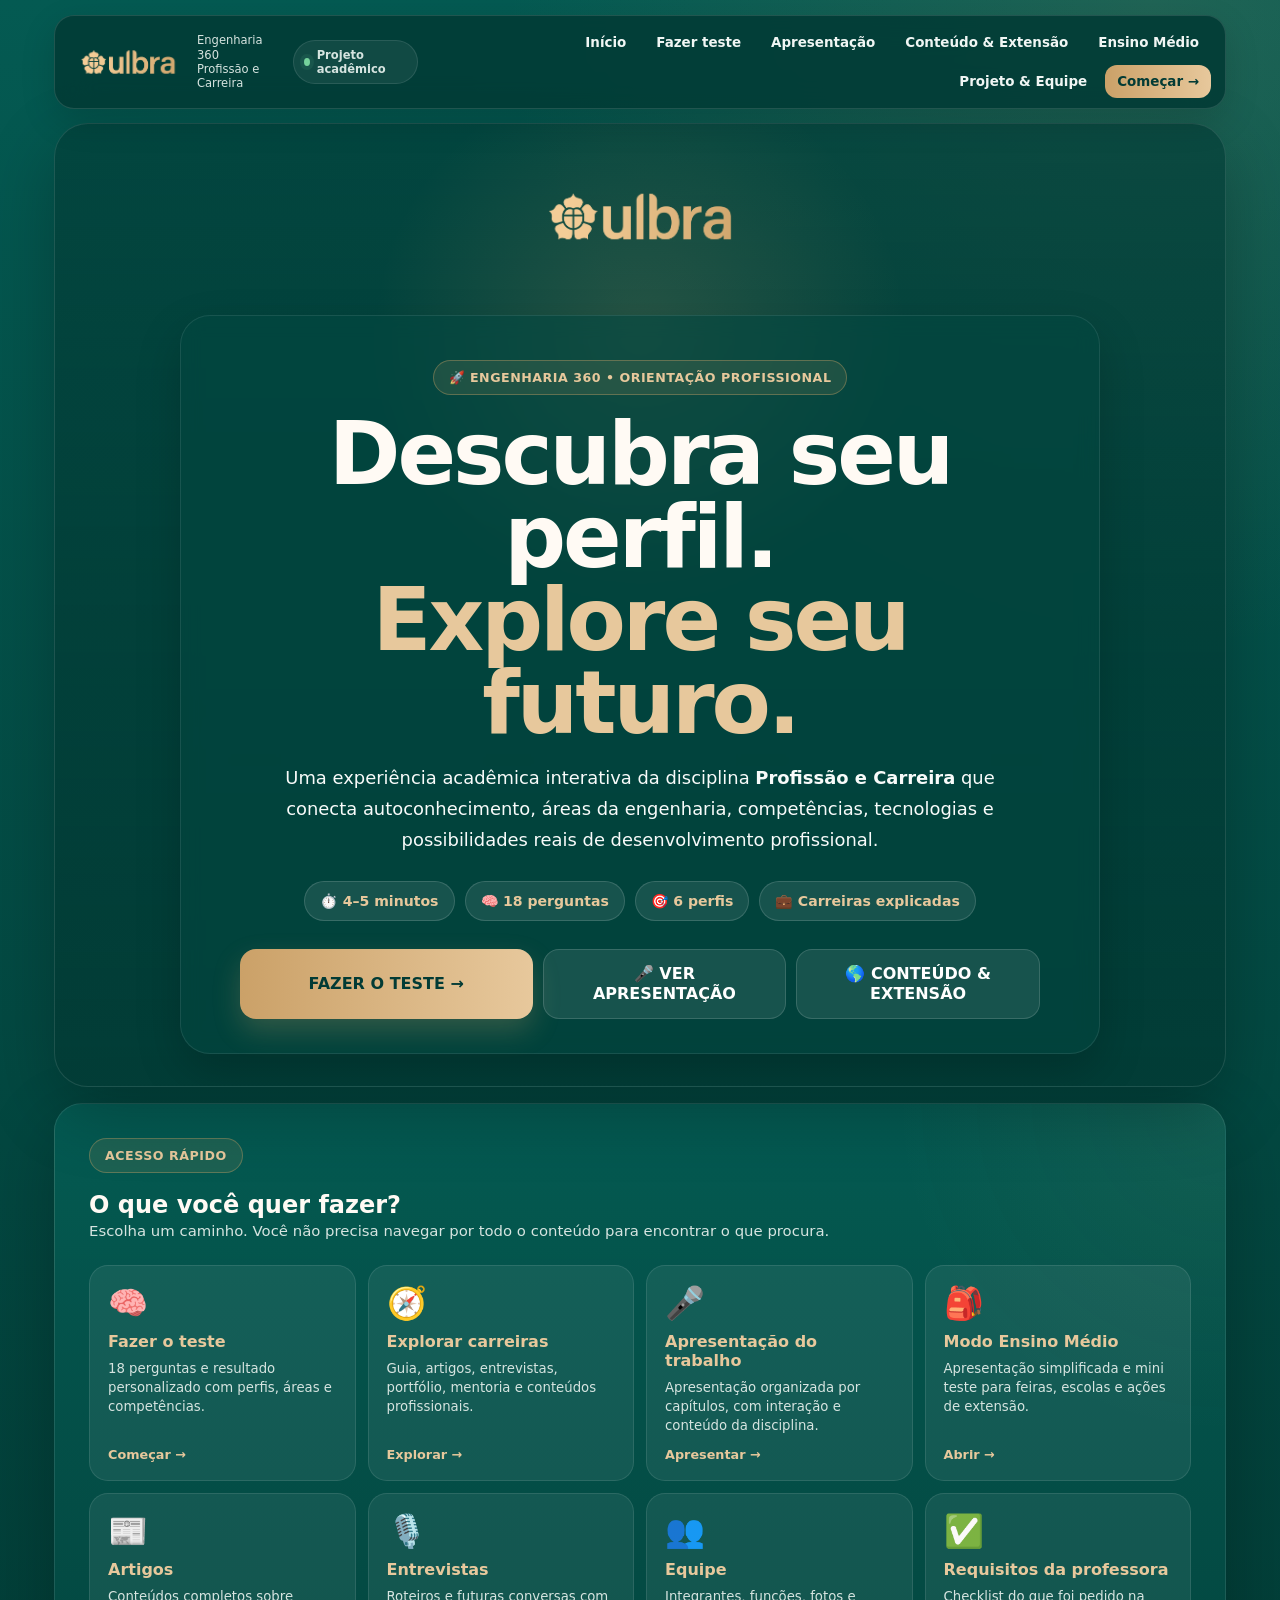
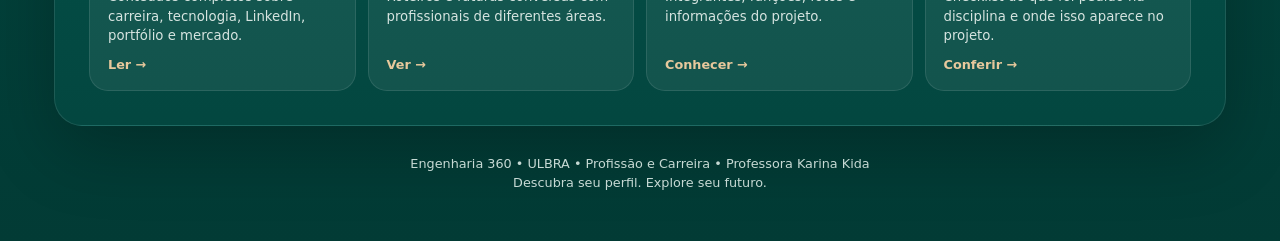
<file: index(9) (1).html>
<!DOCTYPE html>
<html lang="pt-BR">
<head>
<meta charset="UTF-8">
<meta name="viewport" content="width=device-width,initial-scale=1.0">
<meta name="theme-color" content="#045a52">
<meta name="description" content="Engenharia 360 — plataforma acadêmica de orientação profissional, carreiras, competências e extensão em engenharia.">
<meta name="color-scheme" content="dark">
<meta property="og:title" content="Engenharia 360">
<meta property="og:description" content="Descubra perfis, explore carreiras e conheça possibilidades profissionais na engenharia.">
<meta property="og:type" content="website">
<title>Engenharia 360 — Profissão e Carreira | ULBRA</title>
<style>
:root{
  --green:#045a52;--green2:#0a6d63;--dark:#034740;--deep:#023b35;
  --gold:#cba168;--gold2:#e7c89c;--cream:#fffaf4;--white:#fff;
  --muted:#d6e4e0;--surface:rgba(255,255,255,.075);--surface2:rgba(255,255,255,.11);
  --border:rgba(255,255,255,.13);--shadow:0 24px 70px rgba(0,0,0,.24);
}
*{box-sizing:border-box}
html{scroll-behavior:smooth}
body{
  margin:0;color:#fff;
  font-family:Inter,system-ui,-apple-system,BlinkMacSystemFont,"Segoe UI",Roboto,Arial,sans-serif;
  background:
    radial-gradient(circle at 90% 0%,rgba(203,161,104,.14),transparent 30%),
    linear-gradient(180deg,var(--green),var(--dark) 62%,var(--deep));
  min-height:100vh;
}
button,input,select,textarea{font:inherit}
button{cursor:pointer}
.hidden{display:none!important}
.app{width:min(1200px,100%);margin:auto;padding:15px 14px 44px}

/* GLOBAL NAV */
.global-nav{
  position:sticky;top:10px;z-index:50;
  display:flex;align-items:center;justify-content:space-between;gap:16px;
  padding:10px 14px;margin-bottom:14px;border-radius:20px;
  background:rgba(2,59,53,.88);backdrop-filter:blur(18px);-webkit-backdrop-filter:blur(18px);
  border:1px solid rgba(255,255,255,.12);box-shadow:0 12px 35px rgba(0,0,0,.14);
}
.nav-logo{display:flex;align-items:center;gap:10px;min-width:180px}
.nav-logo img{width:118px;height:auto;display:block}
.nav-logo span{font-size:.72rem;color:var(--muted);line-height:1.25}
.nav-links{display:flex;gap:6px;flex-wrap:wrap;justify-content:flex-end}
.nav-links button{
  border:0;padding:9px 12px;border-radius:12px;background:transparent;color:#f0f6f4;
  font-size:.84rem;font-weight:750;transition:.18s;
}
.nav-links button:hover{background:rgba(255,255,255,.09);transform:translateY(-1px)}
.nav-links .accent{background:linear-gradient(90deg,var(--gold),var(--gold2));color:var(--deep)}

/* HERO */
.hero{
  position:relative;overflow:hidden;isolation:isolate;border-radius:34px;min-height:780px;
  border:1px solid rgba(255,255,255,.11);box-shadow:var(--shadow);
  background:
    linear-gradient(180deg,rgba(2,59,53,.62),rgba(2,59,53,.86)),
    url("https://images.unsplash.com/photo-1522202176988-66273c2fd55f?q=80&w=1800&auto=format&fit=crop") center/cover no-repeat;
}
.hero:before{
  content:"";position:absolute;inset:0;z-index:-1;
  background:radial-gradient(circle at 50% 22%,rgba(203,161,104,.18),transparent 28%);
}
.hero-logo{padding:28px 20px 0;text-align:center}
.hero-logo img{width:230px;max-width:70%;height:auto}
.hero-inner{
  width:min(920px,calc(100% - 36px));margin:30px auto 32px;padding:44px 38px 34px;text-align:center;
  border-radius:30px;background:rgba(3,71,64,.58);border:1px solid rgba(255,255,255,.09);
  backdrop-filter:blur(10px);box-shadow:0 18px 46px rgba(0,0,0,.18);
}
.badge{
  display:inline-flex;align-items:center;gap:8px;padding:9px 15px;margin-bottom:18px;border-radius:999px;
  background:rgba(203,161,104,.13);border:1px solid rgba(203,161,104,.38);
  color:var(--gold2);font-size:.79rem;font-weight:850;letter-spacing:.04em;
}
.hero h1{margin:0 0 18px;font-size:clamp(3rem,7vw,5.4rem);line-height:.96;letter-spacing:-.035em;color:var(--cream)}
.gold{color:var(--gold2)}
.hero-lead{max-width:780px;margin:0 auto;color:#f8fbfa;font-size:1.12rem;line-height:1.72}
.quick{display:flex;flex-wrap:wrap;justify-content:center;gap:10px;margin:25px 0}
.pill{padding:11px 15px;border-radius:999px;background:rgba(255,255,255,.09);border:1px solid rgba(255,255,255,.14);font-size:.88rem}
.pill strong{color:var(--gold2)}
.hero-actions{display:grid;grid-template-columns:1.2fr 1fr 1fr;gap:10px;max-width:800px;margin:28px auto 0}

/* BUTTONS */
.btn{
  border:0;border-radius:16px;padding:14px 17px;font-weight:850;transition:.18s;line-height:1.25
}
.btn:hover{transform:translateY(-2px)}
.btn-primary{background:linear-gradient(90deg,var(--gold),var(--gold2));color:var(--deep);box-shadow:0 12px 28px rgba(203,161,104,.24)}
.btn-secondary{background:rgba(255,255,255,.09);color:#fff;border:1px solid rgba(255,255,255,.14)}
.btn-ghost{background:transparent;color:var(--muted);border:1px solid rgba(255,255,255,.15)}
.full{width:100%}

/* SCREENS */
.screen{
  padding:34px;margin-top:16px;border-radius:28px;
  background:radial-gradient(circle at 100% 0%,rgba(203,161,104,.07),transparent 25%),
             linear-gradient(180deg,rgba(4,90,82,.99),rgba(3,71,64,.995));
  border:1px solid rgba(255,255,255,.10);box-shadow:var(--shadow)
}
.screen h1,.screen h2{color:var(--cream)}
.small{font-size:.93rem;line-height:1.62;color:var(--muted)}
.section-title{margin:30px 0 14px;color:var(--gold2);font-size:1.28rem}
.quote{padding:4px 0 4px 16px;border-left:4px solid var(--gold);line-height:1.68;color:#fbf8f3}
.grid2{display:grid;grid-template-columns:1fr 1fr;gap:14px}
.cards{display:grid;grid-template-columns:repeat(2,1fr);gap:12px}
.card{
  padding:18px;border-radius:18px;background:var(--surface);border:1px solid rgba(255,255,255,.10);
  box-shadow:0 5px 18px rgba(0,0,0,.07)
}
.card strong{color:var(--gold2)}
label{display:block;margin:15px 0 7px;color:#e6efec;font-size:.91rem;font-weight:650}
input,select,textarea{
  width:100%;padding:14px 15px;border-radius:15px;border:1px solid rgba(255,255,255,.16);
  background:rgba(255,255,255,.07);color:#fff;outline:none
}
input:focus,select:focus,textarea:focus{border-color:var(--gold);box-shadow:0 0 0 3px rgba(203,161,104,.10)}
option{background:var(--dark);color:#fff}

/* QUIZ */
.quiz-head{display:flex;justify-content:space-between;gap:12px}
.progress{height:10px;margin:14px 0 25px;border-radius:999px;overflow:hidden;background:rgba(255,255,255,.10)}
.progress>div{height:100%;background:linear-gradient(90deg,var(--gold),var(--gold2));transition:width .25s}
.question{font-size:clamp(1.4rem,4vw,1.82rem);color:var(--gold2);line-height:1.35}
.option{
  width:100%;display:block;margin:10px 0;padding:17px 18px;text-align:left;color:#fff;line-height:1.45;
  border-radius:18px;border:1px solid rgba(255,255,255,.14);
  background:linear-gradient(135deg,rgba(255,255,255,.085),rgba(255,255,255,.045));font-weight:760
}
.option:hover{border-color:var(--gold);background:rgba(203,161,104,.10);transform:translateY(-1px)}
.loading{text-align:center;padding:54px 20px}
.spinner{width:68px;height:68px;margin:0 auto 22px;border-radius:50%;border:7px solid rgba(255,255,255,.12);border-top-color:var(--gold);animation:spin 1s linear infinite}
@keyframes spin{to{transform:rotate(360deg)}}

/* RESULT */
.profile-title{margin:7px 0 10px;color:var(--gold2);font-size:clamp(2.15rem,6vw,3.7rem);line-height:1.08}
.top3{display:grid;grid-template-columns:repeat(3,1fr);gap:12px}
.podium{padding:18px 14px;text-align:center;border-radius:18px;background:var(--surface);border:1px solid rgba(255,255,255,.10)}
.podium strong{display:block;margin-top:5px}
.podium .pct{margin-top:8px;font-size:1.75rem;font-weight:900;color:var(--gold2)}
.score-row{margin:14px 0}
.score-head{display:flex;justify-content:space-between;gap:10px;font-weight:780}
.bar{height:10px;margin-top:7px;border-radius:999px;overflow:hidden;background:rgba(255,255,255,.10)}
.bar span{display:block;height:100%;background:linear-gradient(90deg,var(--gold),var(--gold2))}
.course-note,.callout{padding:18px;border-radius:18px;background:rgba(203,161,104,.08);border:1px solid rgba(203,161,104,.27);line-height:1.6}
.course-note strong,.callout strong{color:var(--gold2)}
.result-grid{display:grid;grid-template-columns:repeat(2,1fr);gap:12px}

/* INTERACTIVE RECOMMENDATION CARDS */
.detail-card{
  position:relative;padding:18px 18px 16px;border-radius:19px;background:var(--surface);
  border:1px solid rgba(255,255,255,.10);transition:.18s;overflow:hidden
}
.detail-card:hover{transform:translateY(-2px);border-color:rgba(203,161,104,.48);background:rgba(255,255,255,.095)}
.detail-card h4{margin:0 0 7px;color:var(--gold2);font-size:1rem;line-height:1.35}
.detail-card p{margin:0;color:var(--muted);font-size:.88rem;line-height:1.5}
.detail-card .open-detail{
  width:100%;margin-top:13px;padding:9px 10px;border-radius:12px;border:1px solid rgba(203,161,104,.26);
  background:rgba(203,161,104,.08);color:var(--gold2);font-weight:800;font-size:.82rem
}

/* MODAL */
.modal{
  position:fixed;inset:0;z-index:100;display:flex;align-items:center;justify-content:center;padding:18px;
  background:rgba(1,25,23,.76);backdrop-filter:blur(8px)
}
.modal-box{
  width:min(720px,100%);max-height:88vh;overflow:auto;padding:26px;border-radius:24px;
  background:linear-gradient(180deg,#075e56,#034740);border:1px solid rgba(255,255,255,.14);box-shadow:0 30px 90px rgba(0,0,0,.4)
}
.modal-top{display:flex;justify-content:space-between;align-items:flex-start;gap:16px}
.modal-title{margin:0;color:var(--gold2);font-size:1.55rem}
.close{
  width:38px;height:38px;padding:0;border-radius:50%;border:1px solid rgba(255,255,255,.15);
  background:rgba(255,255,255,.08);color:#fff;font-size:1.2rem
}
.modal-section{margin-top:20px}
.modal-section h4{margin:0 0 7px;color:var(--gold2)}
.modal-section p{margin:0;color:#eef5f3;line-height:1.65}
.tags{display:flex;flex-wrap:wrap;gap:8px;margin-top:10px}
.tagchip{padding:8px 10px;border-radius:999px;background:rgba(255,255,255,.08);border:1px solid rgba(255,255,255,.11);font-size:.82rem}

/* ROADMAP */
.roadmap{display:flex;gap:8px;align-items:stretch;overflow-x:auto;padding:8px 0 5px}
.road{min-width:150px;padding:15px;text-align:center;border-radius:18px;background:var(--surface);border:1px solid rgba(255,255,255,.10)}
.arrow{align-self:center;color:var(--gold2);font-weight:900;font-size:1.4rem}

/* PRESENTATION */
.presentation-hero{
  display:grid;grid-template-columns:1.25fr .75fr;gap:18px;align-items:stretch;margin-bottom:18px
}
.presentation-main,.presentation-side{
  padding:24px;border-radius:22px;background:var(--surface);border:1px solid rgba(255,255,255,.10)
}
.presentation-main h1{margin:6px 0 10px;font-size:clamp(2.3rem,5vw,4rem)}
.presentation-side{display:flex;flex-direction:column;justify-content:center}
.presentation-menu{display:grid;grid-template-columns:repeat(3,1fr);gap:10px;margin:18px 0}
.presentation-menu button{
  padding:14px;border-radius:16px;background:rgba(255,255,255,.07);border:1px solid rgba(255,255,255,.10);color:#fff;font-weight:800
}
.presentation-menu button:hover{border-color:var(--gold);background:rgba(203,161,104,.09)}
.pres-section{scroll-margin-top:100px;margin-top:18px;padding:25px;border-radius:22px;background:rgba(255,255,255,.055);border:1px solid rgba(255,255,255,.10)}
.pres-number{display:inline-flex;width:38px;height:38px;align-items:center;justify-content:center;border-radius:50%;background:linear-gradient(135deg,var(--gold),var(--gold2));color:var(--deep);font-weight:900}
.pres-section h2{display:inline;margin-left:8px;color:var(--gold2);vertical-align:middle}
.pres-section p{line-height:1.7;color:#edf4f2}
.pres-points{display:grid;grid-template-columns:repeat(3,1fr);gap:10px;margin-top:15px}
.pres-point{padding:15px;border-radius:16px;background:var(--surface);border:1px solid rgba(255,255,255,.09)}
.pres-point strong{color:var(--gold2)}
.timeline{display:grid;grid-template-columns:repeat(4,1fr);gap:10px;margin-top:15px}
.week{padding:17px;border-radius:17px;background:var(--surface);border:1px solid rgba(255,255,255,.09)}
.week span{display:block;color:var(--gold2);font-weight:900;margin-bottom:6px}
.speaker-note{margin-top:15px;padding:14px;border-left:4px solid var(--gold);background:rgba(203,161,104,.07);color:#f7f2eb;line-height:1.6}

/* TEAM */
.team-grid{display:grid;grid-template-columns:repeat(5,1fr);gap:12px}
.team{padding:18px 12px;text-align:center;border-radius:18px;background:var(--surface);border:1px solid rgba(255,255,255,.10)}
.avatar{width:60px;height:60px;margin:0 auto 12px;display:flex;align-items:center;justify-content:center;border-radius:50%;background:linear-gradient(135deg,var(--gold),var(--gold2));font-size:1.6rem}
.team strong{display:block;color:var(--gold2);font-size:.92rem;line-height:1.35}
.team span{display:block;margin-top:7px;color:var(--muted);font-size:.78rem;line-height:1.4}

/* FEEDBACK */
.stars{display:flex;flex-wrap:wrap;gap:8px;margin:10px 0}
.star{padding:10px 13px;border-radius:12px;color:var(--gold2);background:rgba(255,255,255,.08);border:1px solid rgba(255,255,255,.11)}
.star.selected{background:linear-gradient(90deg,var(--gold),var(--gold2));color:var(--deep)}
.result-actions{display:grid;grid-template-columns:1.25fr 1fr 1fr;gap:10px;margin-top:22px}

/* FOOTER */
.footer{text-align:center;padding:28px 10px 4px;color:#c6d9d4;font-size:.8rem;line-height:1.5}

/* RESPONSIVE */
@media(max-width:950px){
  .team-grid{grid-template-columns:repeat(2,1fr)}
  .pres-points,.timeline{grid-template-columns:repeat(2,1fr)}
}
@media(max-width:780px){
  .global-nav{position:relative;top:0;flex-direction:column;align-items:center}
  .nav-logo{justify-content:center;min-width:0}
  .nav-links{justify-content:center}
  .hero{min-height:auto;border-radius:24px}
  .hero-logo{padding-top:22px}
  .hero-logo img{width:190px}
  .hero-inner{width:calc(100% - 20px);margin:20px auto;padding:28px 18px 24px;border-radius:22px}
  .hero h1{font-size:clamp(2.45rem,12vw,3.8rem)}
  .hero-lead{font-size:.98rem}
  .hero-actions,.result-actions,.grid2,.cards,.result-grid,.top3,.presentation-hero{grid-template-columns:1fr}
  .screen{padding:22px;border-radius:22px}
  .presentation-menu{grid-template-columns:repeat(2,1fr)}
}
@media(max-width:520px){
  .team-grid,.pres-points,.timeline,.presentation-menu{grid-template-columns:1fr}
  .nav-links button{font-size:.76rem;padding:8px 9px}
}

/* V4 - CONTEÚDOS DA DISCIPLINA */
.check-grid{display:grid;grid-template-columns:repeat(2,1fr);gap:12px;margin-top:14px}
.check-item{padding:16px;border-radius:17px;background:rgba(255,255,255,.065);border:1px solid rgba(255,255,255,.10)}
.check-item strong{display:block;color:var(--gold2);margin-bottom:6px}
.check-item p{margin:0;color:var(--muted);font-size:.88rem;line-height:1.5}
.course-table{width:100%;border-collapse:collapse;margin-top:14px;overflow:hidden;border-radius:16px}
.course-table th,.course-table td{padding:12px 13px;border-bottom:1px solid rgba(255,255,255,.09);text-align:left;vertical-align:top}
.course-table th{color:var(--gold2);background:rgba(203,161,104,.08);font-size:.88rem}
.course-table td{color:#eef5f3;font-size:.88rem;line-height:1.45}
.course-table tr:last-child td{border-bottom:0}
.method-flow{display:flex;gap:8px;align-items:stretch;overflow-x:auto;padding:8px 0 4px}
.method-step{min-width:135px;padding:14px;text-align:center;border-radius:16px;background:rgba(255,255,255,.07);border:1px solid rgba(255,255,255,.10)}
.method-step strong{display:block;color:var(--gold2);margin-bottom:4px}
.method-arrow{align-self:center;color:var(--gold2);font-weight:900;font-size:1.35rem}
.status-good{color:#bce8cf;font-weight:850}
.status-plan{color:var(--gold2);font-weight:850}
.note-source{margin-top:12px;font-size:.76rem;color:#abc4be;line-height:1.45;font-style:italic}
@media(max-width:780px){
  .check-grid{grid-template-columns:1fr}
  .course-table{display:block;overflow-x:auto}
}


/* V5 - HUB DE CONTEÚDO E EXTENSÃO */
.hub-grid{display:grid;grid-template-columns:repeat(3,1fr);gap:14px;margin-top:16px}
.hub-card{
  position:relative;overflow:hidden;padding:20px;border-radius:20px;
  background:rgba(255,255,255,.065);border:1px solid rgba(255,255,255,.10);
  transition:.18s;box-shadow:0 5px 18px rgba(0,0,0,.07)
}
.hub-card:hover{transform:translateY(-3px);border-color:rgba(203,161,104,.44);background:rgba(255,255,255,.085)}
.hub-card .hub-icon{font-size:2rem;margin-bottom:12px}
.hub-card h3{margin:0 0 8px;color:var(--gold2);font-size:1.08rem}
.hub-card p{margin:0;color:var(--muted);font-size:.89rem;line-height:1.52}
.hub-card button{margin-top:14px;width:100%}
.article-grid{display:grid;grid-template-columns:repeat(3,1fr);gap:14px}
.article{
  padding:18px;border-radius:18px;background:rgba(255,255,255,.06);
  border:1px solid rgba(255,255,255,.10)
}
.article .meta{font-size:.74rem;color:#b5cbc5;margin-bottom:8px}
.article h4{margin:0 0 8px;color:var(--gold2);line-height:1.35}
.article p{margin:0;color:var(--muted);font-size:.86rem;line-height:1.5}
.interview{
  display:grid;grid-template-columns:80px 1fr;gap:15px;align-items:start;padding:18px;
  border-radius:18px;background:rgba(255,255,255,.06);border:1px solid rgba(255,255,255,.10)
}
.interview-avatar{
  width:68px;height:68px;border-radius:50%;display:flex;align-items:center;justify-content:center;
  background:linear-gradient(135deg,var(--gold),var(--gold2));font-size:1.7rem
}
.interview h4{margin:0 0 5px;color:var(--gold2)}
.interview p{margin:0;color:var(--muted);font-size:.88rem;line-height:1.5}
.guide-grid{display:grid;grid-template-columns:repeat(2,1fr);gap:12px}
.guide-item{
  padding:18px;border-radius:18px;background:rgba(255,255,255,.06);border:1px solid rgba(255,255,255,.10)
}
.guide-item strong{display:block;color:var(--gold2);margin-bottom:6px}
.mentoring-flow{display:grid;grid-template-columns:repeat(4,1fr);gap:10px}
.mentor-step{padding:16px;border-radius:17px;background:rgba(255,255,255,.06);border:1px solid rgba(255,255,255,.10);text-align:center}
.mentor-step strong{display:block;color:var(--gold2);margin-bottom:5px}
.hs-banner{
  padding:24px;border-radius:22px;background:
    linear-gradient(135deg,rgba(203,161,104,.13),rgba(255,255,255,.05));
  border:1px solid rgba(203,161,104,.30)
}
.hs-banner h2{margin-top:0;color:var(--gold2)}
.workshop-grid{display:grid;grid-template-columns:repeat(3,1fr);gap:12px}
.workshop-item{padding:17px;border-radius:17px;background:rgba(255,255,255,.06);border:1px solid rgba(255,255,255,.10)}
.workshop-item strong{display:block;color:var(--gold2);margin-bottom:6px}
.future-chip{
  display:inline-flex;align-items:center;gap:7px;padding:8px 11px;border-radius:999px;
  background:rgba(203,161,104,.09);border:1px solid rgba(203,161,104,.24);
  color:var(--gold2);font-size:.78rem;font-weight:800;margin:4px
}
@media(max-width:900px){
  .hub-grid,.article-grid,.workshop-grid{grid-template-columns:repeat(2,1fr)}
  .mentoring-flow{grid-template-columns:repeat(2,1fr)}
}
@media(max-width:620px){
  .hub-grid,.article-grid,.workshop-grid,.guide-grid,.mentoring-flow{grid-template-columns:1fr}
  .interview{grid-template-columns:1fr;text-align:center}
  .interview-avatar{margin:auto}
}


/* V6 - INTERATIVIDADE, ARTIGOS COMPLETOS, EQUIPE COM FOTOS E ENSINO MÉDIO */
.media-card{
  overflow:hidden;border-radius:19px;background:rgba(255,255,255,.065);
  border:1px solid rgba(255,255,255,.10)
}
.media-card img{width:100%;height:190px;object-fit:cover;display:block;filter:saturate(.85) contrast(1.02)}
.media-card .media-body{padding:17px}
.media-card h4{margin:0 0 7px;color:var(--gold2);line-height:1.35}
.media-card p{margin:0;color:var(--muted);font-size:.88rem;line-height:1.5}

.class-interaction{
  margin-top:16px;padding:20px;border-radius:20px;
  background:linear-gradient(135deg,rgba(203,161,104,.12),rgba(255,255,255,.045));
  border:1px solid rgba(203,161,104,.30)
}
.class-interaction h3{margin-top:0;color:var(--gold2)}
.poll-options{display:grid;grid-template-columns:repeat(3,1fr);gap:9px;margin-top:12px}
.poll-btn{
  padding:12px;border-radius:14px;border:1px solid rgba(255,255,255,.13);
  background:rgba(255,255,255,.07);color:#fff;font-weight:800
}
.poll-btn:hover{border-color:var(--gold)}
.poll-result{margin-top:12px;color:var(--gold2);font-weight:800}

.reveal-card{
  margin-top:12px;padding:15px;border-radius:16px;background:rgba(255,255,255,.06);
  border:1px solid rgba(255,255,255,.10)
}
.reveal-answer{display:none;margin-top:10px;color:#edf5f2;line-height:1.55}
.reveal-answer.show{display:block}

.article-modal-content{line-height:1.72;color:#edf5f2}
.article-modal-content h4{color:var(--gold2);margin-top:22px;margin-bottom:8px}
.article-modal-content ul{padding-left:20px}
.article-modal-content li{margin:7px 0}
.article-modal-content .article-lead{font-size:1.03rem;color:#fff}
.article-modal-content .article-box{
  padding:15px;margin:15px 0;border-radius:15px;background:rgba(203,161,104,.08);
  border:1px solid rgba(203,161,104,.24)
}

.team-grid-v6{display:grid;grid-template-columns:repeat(5,1fr);gap:13px}
.team-photo{
  overflow:hidden;border-radius:20px;background:rgba(255,255,255,.06);
  border:1px solid rgba(255,255,255,.10);text-align:center
}
.team-photo img{
  width:100%;aspect-ratio:1/1;object-fit:cover;display:block;
  background:linear-gradient(135deg,#0b6b61,#034740)
}
.team-photo .team-body{padding:15px 11px 17px}
.team-photo strong{display:block;color:var(--gold2);font-size:.92rem;line-height:1.35}
.team-course{display:block;margin-top:7px;color:#fff;font-size:.78rem;font-weight:750}
.team-role{display:block;margin-top:5px;color:var(--muted);font-size:.75rem;line-height:1.4}

.school-hero{
  position:relative;overflow:hidden;padding:34px;border-radius:25px;
  background:
    linear-gradient(90deg,rgba(3,71,64,.92),rgba(3,71,64,.62)),
    url("https://images.unsplash.com/photo-1523240795612-9a054b0db644?q=80&w=1600&auto=format&fit=crop") center/cover;
  border:1px solid rgba(255,255,255,.12)
}
.school-hero h1{font-size:clamp(2.4rem,6vw,4.7rem);margin:8px 0 12px;max-width:820px}
.school-slide{
  margin-top:18px;padding:25px;border-radius:22px;background:rgba(255,255,255,.055);
  border:1px solid rgba(255,255,255,.10);scroll-margin-top:100px
}
.school-slide h2{color:var(--gold2)}
.school-cards{display:grid;grid-template-columns:repeat(3,1fr);gap:12px}
.school-card{
  padding:18px;border-radius:18px;background:rgba(255,255,255,.07);
  border:1px solid rgba(255,255,255,.10);text-align:center
}
.school-card .big{font-size:2.2rem;margin-bottom:8px}
.school-card strong{display:block;color:var(--gold2);margin-bottom:6px}
.school-card p{margin:0;color:var(--muted);font-size:.86rem;line-height:1.48}

.school-quiz{
  padding:22px;border-radius:22px;background:rgba(2,59,53,.72);
  border:1px solid rgba(203,161,104,.27)
}
.school-q{margin-bottom:18px}
.school-q h4{color:var(--gold2);margin:0 0 9px}
.school-answer{
  width:100%;margin:6px 0;padding:11px 12px;border-radius:13px;
  background:rgba(255,255,255,.07);color:#fff;border:1px solid rgba(255,255,255,.11);
  text-align:left;font-weight:700
}
.school-answer.selected{background:rgba(203,161,104,.18);border-color:var(--gold)}
.school-result{
  margin-top:18px;padding:18px;border-radius:17px;background:rgba(203,161,104,.10);
  border:1px solid rgba(203,161,104,.26)
}

@media(max-width:1000px){.team-grid-v6{grid-template-columns:repeat(2,1fr)}}
@media(max-width:800px){
  .poll-options,.school-cards{grid-template-columns:1fr}
  .media-card img{height:160px}
}
@media(max-width:520px){.team-grid-v6{grid-template-columns:1fr}}


/* =========================================================
   V7 - ARQUITETURA DE NAVEGAÇÃO / ABAS / EXPERIÊNCIA LIMPA
   ========================================================= */

.breadcrumb{
  display:flex;align-items:center;gap:7px;flex-wrap:wrap;
  margin:0 0 14px;color:#bcd1cc;font-size:.78rem
}
.breadcrumb span{opacity:.8}
.breadcrumb strong{color:var(--gold2)}

.dashboard-grid{
  display:grid;grid-template-columns:repeat(4,1fr);gap:12px;margin-top:22px
}
.dashboard-card{
  padding:18px;border-radius:19px;background:rgba(255,255,255,.065);
  border:1px solid rgba(255,255,255,.10);cursor:pointer;transition:.18s;
  min-height:160px;display:flex;flex-direction:column
}
.dashboard-card:hover{
  transform:translateY(-3px);
  border-color:rgba(203,161,104,.45);
  background:rgba(255,255,255,.09)
}
.dashboard-card .dash-icon{font-size:2rem;margin-bottom:10px}
.dashboard-card strong{color:var(--gold2);font-size:1rem}
.dashboard-card p{color:var(--muted);font-size:.83rem;line-height:1.45;margin:8px 0 0}
.dashboard-card .dash-link{margin-top:auto;padding-top:12px;color:var(--gold2);font-size:.8rem;font-weight:850}

.section-tabs{
  display:flex;gap:7px;overflow-x:auto;padding:6px 2px 12px;
  scrollbar-width:thin;margin:10px 0 16px
}
.section-tab{
  flex:0 0 auto;padding:10px 13px;border-radius:13px;
  border:1px solid rgba(255,255,255,.12);
  background:rgba(255,255,255,.055);color:#e9f1ef;font-size:.82rem;font-weight:800
}
.section-tab:hover{border-color:rgba(203,161,104,.40)}
.section-tab.active{
  color:var(--deep);background:linear-gradient(90deg,var(--gold),var(--gold2));
  border-color:transparent
}

.tab-panel{display:none}
.tab-panel.active{display:block;animation:v7fade .22s ease}
@keyframes v7fade{from{opacity:.25;transform:translateY(5px)}to{opacity:1;transform:none}}

.page-head{
  display:flex;justify-content:space-between;align-items:flex-start;gap:18px;margin-bottom:18px
}
.page-head h1{margin:4px 0 8px}
.page-head p{margin:0}
.page-actions{display:flex;gap:8px;flex-wrap:wrap;justify-content:flex-end}
.page-actions .btn{width:auto}

.content-summary{
  padding:16px 18px;border-radius:18px;
  background:rgba(203,161,104,.07);
  border:1px solid rgba(203,161,104,.22);
  margin-bottom:18px
}
.content-summary strong{color:var(--gold2)}
.content-summary p{margin:6px 0 0;color:#eaf3f0;line-height:1.55;font-size:.9rem}

.presentation-layout{
  display:grid;grid-template-columns:260px 1fr;gap:16px;align-items:start
}
.presentation-sidebar{
  position:sticky;top:88px;padding:14px;border-radius:20px;
  background:rgba(2,59,53,.62);border:1px solid rgba(255,255,255,.10)
}
.presentation-sidebar h3{margin:0 0 10px;color:var(--gold2);font-size:.95rem}
.presentation-sidebar button{
  width:100%;text-align:left;padding:10px 11px;margin:4px 0;border-radius:11px;
  border:1px solid transparent;background:transparent;color:#dce9e5;font-size:.79rem;font-weight:730
}
.presentation-sidebar button:hover{background:rgba(255,255,255,.065)}
.presentation-sidebar button.active{
  background:rgba(203,161,104,.13);border-color:rgba(203,161,104,.28);color:var(--gold2)
}
.presentation-content .pres-section{display:none;margin-top:0}
.presentation-content .pres-section.active{display:block;animation:v7fade .2s ease}

.presentation-topnav{
  display:flex;align-items:center;justify-content:space-between;gap:10px;margin-top:14px
}
.presentation-topnav .btn{width:auto}

.module-hero{
  padding:22px;border-radius:20px;background:
  linear-gradient(135deg,rgba(203,161,104,.10),rgba(255,255,255,.04));
  border:1px solid rgba(203,161,104,.25);margin-bottom:16px
}
.module-hero h2{margin:0 0 7px;color:var(--gold2)}
.module-hero p{margin:0;color:#eef5f3;line-height:1.55}

.hub-nav{
  display:grid;grid-template-columns:repeat(6,1fr);gap:9px;margin:16px 0 20px
}
.hub-nav button{
  min-height:95px;padding:13px 9px;border-radius:16px;
  border:1px solid rgba(255,255,255,.10);
  background:rgba(255,255,255,.055);color:#fff;font-weight:780
}
.hub-nav button span{display:block;font-size:1.55rem;margin-bottom:6px}
.hub-nav button small{display:block;margin-top:5px;color:var(--muted);font-size:.68rem;font-weight:600}
.hub-nav button.active{
  background:rgba(203,161,104,.11);border-color:rgba(203,161,104,.34);color:var(--gold2)
}

.quick-back{
  display:inline-flex;align-items:center;gap:6px;margin-bottom:12px;
  color:#cbdcd8;font-size:.8rem;font-weight:750;cursor:pointer
}
.quick-back:hover{color:var(--gold2)}

.compact-card-list{
  display:grid;grid-template-columns:repeat(3,1fr);gap:11px
}
.compact-card{
  padding:15px;border-radius:16px;background:rgba(255,255,255,.055);
  border:1px solid rgba(255,255,255,.09)
}
.compact-card strong{display:block;color:var(--gold2);margin-bottom:5px}
.compact-card p{margin:0;color:var(--muted);font-size:.8rem;line-height:1.4}

.team-area-tabs{display:flex;gap:8px;flex-wrap:wrap;margin:12px 0 18px}
.team-area-tabs button{
  padding:9px 12px;border-radius:12px;background:rgba(255,255,255,.06);
  border:1px solid rgba(255,255,255,.10);color:#fff;font-weight:780;font-size:.8rem
}
.team-area-tabs button.active{
  background:linear-gradient(90deg,var(--gold),var(--gold2));color:var(--deep)
}

.project-panel{display:none}
.project-panel.active{display:block;animation:v7fade .2s ease}

.mobile-bottom-nav{display:none}

@media(max-width:1050px){
  .dashboard-grid{grid-template-columns:repeat(2,1fr)}
  .hub-nav{grid-template-columns:repeat(3,1fr)}
}
@media(max-width:850px){
  .presentation-layout{grid-template-columns:1fr}
  .presentation-sidebar{position:relative;top:0;display:flex;overflow-x:auto;gap:5px}
  .presentation-sidebar h3{display:none}
  .presentation-sidebar button{min-width:max-content;width:auto}
  .page-head{flex-direction:column}
  .page-actions{justify-content:flex-start}
  .compact-card-list{grid-template-columns:repeat(2,1fr)}
}
@media(max-width:620px){
  body{padding-bottom:66px}
  .global-nav{display:none}
  .dashboard-grid,.compact-card-list{grid-template-columns:1fr}
  .hub-nav{grid-template-columns:repeat(2,1fr)}
  .mobile-bottom-nav{
    display:grid;grid-template-columns:repeat(5,1fr);position:fixed;z-index:90;
    left:8px;right:8px;bottom:8px;padding:7px;border-radius:18px;
    background:rgba(2,59,53,.96);border:1px solid rgba(255,255,255,.12);
    backdrop-filter:blur(15px);box-shadow:0 14px 40px rgba(0,0,0,.28)
  }
  .mobile-bottom-nav button{
    border:0;background:transparent;color:#dce9e5;padding:7px 3px;border-radius:11px;
    font-size:.62rem;font-weight:760
  }
  .mobile-bottom-nav button span{display:block;font-size:1.15rem;margin-bottom:2px}
  .mobile-bottom-nav button:hover{background:rgba(255,255,255,.07)}
  .presentation-topnav{flex-direction:column}
  .presentation-topnav .btn{width:100%}
}


.presentation-shell{max-width:1180px;margin:0 auto}
.presentation-toolbar{display:flex;align-items:center;justify-content:space-between;gap:12px;margin-bottom:14px;padding:10px 12px;border-radius:16px;background:rgba(2,59,53,.72);border:1px solid rgba(255,255,255,.10)}
.presentation-toolbar-left,.presentation-toolbar-right{display:flex;align-items:center;gap:8px;flex-wrap:wrap}
.presentation-toolbar .btn{width:auto;padding:10px 12px;font-size:.78rem}
.presenter-chip{display:inline-flex;align-items:center;gap:7px;padding:8px 11px;border-radius:999px;background:rgba(203,161,104,.10);border:1px solid rgba(203,161,104,.28);color:var(--gold2);font-size:.76rem;font-weight:850}
.slide-counter{color:#d7e5e1;font-size:.78rem;font-weight:750}
.presentation-stage{position:relative;width:100%;aspect-ratio:16/9;min-height:560px;max-height:720px;overflow:hidden;border-radius:26px;background:radial-gradient(circle at 90% 10%,rgba(203,161,104,.11),transparent 28%),linear-gradient(160deg,#075e56 0%,#034740 58%,#023b35 100%);border:1px solid rgba(255,255,255,.12);box-shadow:0 26px 70px rgba(0,0,0,.28)}
.presentation-slide{position:absolute;inset:0;display:none;padding:42px 48px 38px;overflow:auto}
.presentation-slide.active{display:block;animation:v8slide .22s ease}
@keyframes v8slide{from{opacity:.25;transform:translateX(10px)}to{opacity:1;transform:none}}
.slide-kicker{display:flex;align-items:center;justify-content:space-between;gap:12px;margin-bottom:12px}
.slide-kicker .badge{margin:0}
.speaker-name{padding:8px 11px;border-radius:999px;background:rgba(255,255,255,.07);border:1px solid rgba(255,255,255,.10);color:#e8f1ef;font-size:.77rem;font-weight:800}
.presentation-slide h1{margin:0 0 14px;color:var(--cream);font-size:clamp(2.6rem,5vw,4.8rem);line-height:.98;letter-spacing:-.035em}
.presentation-slide h2{margin:0 0 12px;color:var(--gold2);font-size:clamp(2rem,4vw,3.3rem);line-height:1.02}
.presentation-slide .lead{max-width:900px;margin:0;color:#f3f8f6;font-size:1.12rem;line-height:1.6}
.slide-grid-2{display:grid;grid-template-columns:1fr 1fr;gap:16px;margin-top:20px}
.slide-grid-3{display:grid;grid-template-columns:repeat(3,1fr);gap:14px;margin-top:20px}
.slide-card{padding:17px;border-radius:18px;background:rgba(255,255,255,.065);border:1px solid rgba(255,255,255,.10)}
.slide-card .icon{font-size:1.7rem;margin-bottom:8px}
.slide-card strong{display:block;margin-bottom:6px;color:var(--gold2);font-size:.96rem}
.slide-card p{margin:0;color:var(--muted);font-size:.84rem;line-height:1.45}
.slide-image{width:100%;height:100%;min-height:260px;object-fit:cover;border-radius:20px;border:1px solid rgba(255,255,255,.10)}
.slide-flow{display:flex;align-items:center;justify-content:center;gap:8px;margin-top:28px;overflow-x:auto;padding-bottom:4px}
.slide-flow-step{min-width:135px;padding:15px 12px;text-align:center;border-radius:16px;background:rgba(255,255,255,.065);border:1px solid rgba(255,255,255,.10)}
.slide-flow-step strong{display:block;color:var(--gold2);margin-bottom:5px}
.slide-flow-arrow{flex:0 0 auto;color:var(--gold2);font-weight:900;font-size:1.35rem}
.slide-quote{margin-top:24px;padding:18px 20px;border-left:4px solid var(--gold);background:rgba(203,161,104,.07);color:#fff;font-size:1.08rem;line-height:1.55}
.slide-big-number{font-size:4.2rem;line-height:1;font-weight:950;color:var(--gold2)}
.slide-mini{margin-top:5px;color:var(--muted);font-size:.82rem}
.handoff{position:absolute;right:28px;bottom:22px;display:flex;align-items:center;gap:8px;padding:9px 12px;border-radius:999px;background:rgba(0,0,0,.18);border:1px solid rgba(255,255,255,.10);color:#dce9e5;font-size:.73rem;font-weight:750}
.handoff strong{color:var(--gold2)}
.speaker-notes{display:none;margin-top:14px;padding:16px 18px;border-radius:18px;background:#f6f1e9;color:#173f3a;border:1px solid rgba(203,161,104,.45);box-shadow:0 12px 32px rgba(0,0,0,.12)}
.speaker-notes.show{display:block}
.speaker-notes strong{color:#045a52}
.speaker-notes p{margin:7px 0 0;line-height:1.58;font-size:.9rem}
.team-intro-row{display:grid;grid-template-columns:repeat(5,1fr);gap:11px;margin-top:22px}
.team-intro-card{padding:15px 10px;text-align:center;border-radius:16px;background:rgba(255,255,255,.06);border:1px solid rgba(255,255,255,.10)}
.team-intro-card .person{width:50px;height:50px;margin:0 auto 8px;display:flex;align-items:center;justify-content:center;border-radius:50%;background:linear-gradient(135deg,var(--gold),var(--gold2));font-size:1.3rem}
.team-intro-card strong{display:block;color:var(--gold2);font-size:.8rem;line-height:1.3}
.team-intro-card span{display:block;margin-top:4px;color:var(--muted);font-size:.69rem;line-height:1.35}
.presentation-progress{height:5px;margin-top:10px;overflow:hidden;border-radius:999px;background:rgba(255,255,255,.09)}
.presentation-progress span{display:block;height:100%;background:linear-gradient(90deg,var(--gold),var(--gold2));transition:width .2s ease}
.presentation-help{margin-top:14px;color:#b8cec8;font-size:.75rem;text-align:center}
@media(max-width:900px){.presentation-stage{aspect-ratio:auto;min-height:680px;max-height:none}.presentation-slide{padding:30px 24px 60px}.slide-grid-3,.team-intro-row{grid-template-columns:repeat(2,1fr)}}
@media(max-width:620px){.presentation-toolbar{flex-direction:column;align-items:stretch}.presentation-toolbar-left,.presentation-toolbar-right{justify-content:center}.presentation-stage{min-height:740px}.presentation-slide{padding:24px 18px 70px}.slide-grid-2,.slide-grid-3,.team-intro-row{grid-template-columns:1fr}.presentation-slide h1{font-size:2.55rem}.presentation-slide h2{font-size:2rem}.presentation-slide .lead{font-size:.98rem}.handoff{left:18px;right:18px;justify-content:center;text-align:center}}


/* =========================================================
   V9 - REFINO DE UX, MOBILE, APRESENTAÇÃO E ACESSIBILIDADE
   ========================================================= */
:focus-visible{outline:3px solid rgba(231,200,156,.9);outline-offset:3px}
button{-webkit-tap-highlight-color:transparent}
img{max-width:100%}
.home-quick.hidden{display:none!important}
.site-status{
  display:inline-flex;align-items:center;gap:7px;padding:7px 10px;border-radius:999px;
  background:rgba(255,255,255,.065);border:1px solid rgba(255,255,255,.10);
  color:#d7e6e2;font-size:.72rem;font-weight:750
}
.site-status:before{
  content:"";width:8px;height:8px;border-radius:50%;background:#75d29c;
  box-shadow:0 0 0 4px rgba(117,210,156,.09)
}
.content-note{
  padding:12px 14px;border-radius:14px;background:rgba(255,255,255,.045);
  border:1px solid rgba(255,255,255,.09);color:#c8dad5;font-size:.78rem;line-height:1.5
}
.dev-badge{
  display:inline-flex;padding:5px 8px;margin-top:8px;border-radius:999px;
  background:rgba(203,161,104,.10);border:1px solid rgba(203,161,104,.25);
  color:var(--gold2);font-size:.68rem;font-weight:850
}
.result-disclaimer{
  margin:12px 0 0;padding:13px 15px;border-radius:15px;background:rgba(255,255,255,.05);
  border:1px solid rgba(255,255,255,.09);color:#d8e5e2;font-size:.78rem;line-height:1.5
}
.result-disclaimer strong{color:var(--gold2)}
.backtop{
  position:fixed;right:16px;bottom:82px;z-index:88;width:44px;height:44px;border-radius:50%;
  display:none;align-items:center;justify-content:center;border:1px solid rgba(255,255,255,.14);
  background:rgba(2,59,53,.93);color:#fff;box-shadow:0 12px 30px rgba(0,0,0,.22)
}
.backtop.show{display:flex}
.school-quiz-progress{
  display:flex;align-items:center;justify-content:space-between;gap:10px;
  margin-bottom:14px;color:#cfe0dc;font-size:.78rem
}
.school-quiz-progress .mini-bar{
  flex:1;height:7px;overflow:hidden;border-radius:999px;background:rgba(255,255,255,.09)
}
.school-quiz-progress .mini-bar span{
  display:block;height:100%;background:linear-gradient(90deg,var(--gold),var(--gold2));transition:.2s
}
.team-photo .team-role.neutral-role{font-style:italic}
.presentation-slide .team-intro-card .person.initials{
  font-size:.85rem;font-weight:950;color:var(--deep)
}
@media(max-width:620px){
  .app{padding:10px 9px 92px}
  .hero{min-height:auto;border-radius:24px}
  .hero-logo{padding-top:20px}
  .hero-logo img{width:180px}
  .hero-inner{width:calc(100% - 20px);margin:18px auto 14px;padding:28px 17px 24px;border-radius:22px}
  .hero h1{font-size:2.55rem}
  .hero-lead{font-size:.96rem;line-height:1.58}
  .quick{gap:7px;margin:18px 0}
  .pill{padding:9px 10px;font-size:.75rem}
  .hero-actions{grid-template-columns:1fr;gap:8px;margin-top:20px}
  .screen{padding:21px 15px;border-radius:22px}
  .dashboard-card{min-height:125px}
  .presentation-stage{min-height:650px}
  .presentation-slide{overflow-y:auto}
  .school-hero{padding:24px 18px;border-radius:21px}
  .school-hero h1{font-size:2.35rem}
  .school-slide{padding:20px 15px}
  .backtop{bottom:84px;right:12px}
  .desktop-notes-label{display:none}
}
@media(prefers-reduced-motion:reduce){
  *,*::before,*::after{scroll-behavior:auto!important;animation:none!important;transition:none!important}
}


/* V10 - ENSINO MÉDIO REFEITO */
.school-tabs{
  display:flex;gap:8px;overflow-x:auto;margin:16px 0 18px;padding-bottom:4px
}
.school-tabs button{
  flex:0 0 auto;padding:10px 12px;border-radius:12px;
  border:1px solid rgba(255,255,255,.11);
  background:rgba(255,255,255,.055);color:#fff;font-size:.78rem;font-weight:800
}
.school-tabs button.active{
  background:linear-gradient(90deg,var(--gold),var(--gold2));color:var(--deep);border-color:transparent
}
.school-panel{display:none}
.school-panel.active{display:block;animation:v7fade .2s ease}
.school-challenge{
  margin-top:16px;padding:18px;border-radius:18px;
  background:linear-gradient(135deg,rgba(203,161,104,.12),rgba(255,255,255,.04));
  border:1px solid rgba(203,161,104,.28)
}
.school-challenge strong{color:var(--gold2)}
.school-myth-grid{display:grid;grid-template-columns:repeat(2,1fr);gap:12px}
.school-myth{
  padding:16px;border-radius:17px;background:rgba(255,255,255,.06);
  border:1px solid rgba(255,255,255,.10)
}
.school-myth .myth{color:#ffcfbd;font-weight:900}
.school-myth .truth{display:block;color:#cce7d7;margin-top:8px;font-size:.84rem;line-height:1.45}
.school-career-grid{display:grid;grid-template-columns:repeat(3,1fr);gap:12px}
.school-career{
  min-height:180px;padding:18px;border-radius:18px;text-align:center;
  background:rgba(255,255,255,.06);border:1px solid rgba(255,255,255,.10)
}
.school-career .emoji{font-size:2.3rem;margin-bottom:8px}
.school-career strong{display:block;color:var(--gold2);margin-bottom:7px}
.school-career p{margin:0;color:var(--muted);font-size:.82rem;line-height:1.45}
.school-quiz-result-title{font-size:1.3rem;color:var(--gold2);font-weight:900}
.school-result-links{display:flex;gap:8px;flex-wrap:wrap;margin-top:12px}
.school-result-links button{flex:1;min-width:180px}
@media(max-width:760px){
  .school-myth-grid,.school-career-grid{grid-template-columns:1fr}
  .school-tabs{margin-top:12px}
}

</style>
</head>
<body>
<div class="app">

<nav class="global-nav">
  <div class="nav-logo">
    <img decoding="async" src="./logo-ulbra.png" alt="ULBRA">
    <span>Engenharia 360<br>Profissão e Carreira</span><span class="site-status">Projeto acadêmico</span>
  </div>
  <div class="nav-links">
    <button onclick="go('home')">Início</button>
    <button onclick="go('participant')">Fazer teste</button>
    <button onclick="go('presentation')">Apresentação</button>
    <button onclick="go('extensionHub')">Conteúdo & Extensão</button>
    <button onclick="go('schoolPresentation')">Ensino Médio</button>
    <button onclick="go('about')">Projeto & Equipe</button>
    <button class="accent" onclick="go('participant')">Começar →</button>
  </div>
</nav>

<!-- HOME -->
<section id="home" class="hero">
  <div class="hero-logo"><img decoding="async" src="./logo-ulbra.png" alt="ULBRA"></div>
  <div class="hero-inner">
    <div class="badge">🚀 ENGENHARIA 360 • ORIENTAÇÃO PROFISSIONAL</div>
    <h1>Descubra seu perfil.<br><span class="gold">Explore seu futuro.</span></h1>
    <p class="hero-lead">
      Uma experiência acadêmica interativa da disciplina <strong>Profissão e Carreira</strong>
      que conecta autoconhecimento, áreas da engenharia, competências, tecnologias
      e possibilidades reais de desenvolvimento profissional.
    </p>

    <div class="quick">
      <div class="pill">⏱️ <strong>4–5 minutos</strong></div>
      <div class="pill">🧠 <strong>18 perguntas</strong></div>
      <div class="pill">🎯 <strong>6 perfis</strong></div>
      <div class="pill">💼 <strong>Carreiras explicadas</strong></div>
    </div>

    <div class="hero-actions">
      <button class="btn btn-primary" onclick="go('participant')">FAZER O TESTE →</button>
      <button class="btn btn-secondary" onclick="go('presentation')">🎤 VER APRESENTAÇÃO</button>
      <button class="btn btn-secondary" onclick="go('extensionHub')">🌎 CONTEÚDO & EXTENSÃO</button>
    </div>
  </div>

</section>

<section id="homeQuick" class="screen home-quick" style="margin-top:16px">
  <div class="page-head">
    <div>
      <div class="badge">ACESSO RÁPIDO</div>
      <h2 style="margin:0">O que você quer fazer?</h2>
      <p class="small">Escolha um caminho. Você não precisa navegar por todo o conteúdo para encontrar o que procura.</p>
    </div>
  </div>

  <div class="dashboard-grid">
    <div class="dashboard-card" onclick="go('participant')">
      <div class="dash-icon">🧠</div>
      <strong>Fazer o teste</strong>
      <p>18 perguntas e resultado personalizado com perfis, áreas e competências.</p>
      <div class="dash-link">Começar →</div>
    </div>

    <div class="dashboard-card" onclick="openHub('careersHub')">
      <div class="dash-icon">🧭</div>
      <strong>Explorar carreiras</strong>
      <p>Guia, artigos, entrevistas, portfólio, mentoria e conteúdos profissionais.</p>
      <div class="dash-link">Explorar →</div>
    </div>

    <div class="dashboard-card" onclick="go('presentation')">
      <div class="dash-icon">🎤</div>
      <strong>Apresentação do trabalho</strong>
      <p>Apresentação organizada por capítulos, com interação e conteúdo da disciplina.</p>
      <div class="dash-link">Apresentar →</div>
    </div>

    <div class="dashboard-card" onclick="go('schoolPresentation')">
      <div class="dash-icon">🎒</div>
      <strong>Modo Ensino Médio</strong>
      <p>Apresentação simplificada e mini teste para feiras, escolas e ações de extensão.</p>
      <div class="dash-link">Abrir →</div>
    </div>

    <div class="dashboard-card" onclick="openHub('articlesSection')">
      <div class="dash-icon">📰</div>
      <strong>Artigos</strong>
      <p>Conteúdos completos sobre carreira, tecnologia, LinkedIn, portfólio e mercado.</p>
      <div class="dash-link">Ler →</div>
    </div>

    <div class="dashboard-card" onclick="openHub('interviewsSection')">
      <div class="dash-icon">🎙️</div>
      <strong>Entrevistas</strong>
      <p>Roteiros e futuras conversas com profissionais de diferentes áreas.</p>
      <div class="dash-link">Ver →</div>
    </div>

    <div class="dashboard-card" onclick="openProjectTab('teamPanel')">
      <div class="dash-icon">👥</div>
      <strong>Equipe</strong>
      <p>Integrantes, funções, fotos e informações do projeto.</p>
      <div class="dash-link">Conhecer →</div>
    </div>

    <div class="dashboard-card" onclick="openProjectTab('requirementsPanel')">
      <div class="dash-icon">✅</div>
      <strong>Requisitos da professora</strong>
      <p>Checklist do que foi pedido na disciplina e onde isso aparece no projeto.</p>
      <div class="dash-link">Conferir →</div>
    </div>
  </div>
</section>

<!-- PARTICIPANT -->
<section id="participant" class="screen hidden">
  <div class="badge">ETAPA 1 DE 2</div>
  <h2>Antes de começar 👋</h2>
  <p class="small">Essas informações ajudam a contextualizar o resultado. O nome é opcional.</p>

  <label>Nome ou apelido <span style="color:var(--gold2)">(opcional)</span></label>
  <input id="name" maxlength="50" placeholder="Como podemos chamar você?">

  <div class="grid2">
    <div>
      <label>Qual engenharia você cursa?</label>
      <select id="course">
        <option value="">Selecione</option>
        <option>Engenharia Civil</option>
        <option>Engenharia Elétrica</option>
        <option>Engenharia Mecânica</option>
        <option>Engenharia Química</option>
        <option>Engenharia de Produção</option>
        <option>Engenharia Ambiental</option>
        <option>Engenharia de Computação</option>
        <option>Outra Engenharia</option>
        <option>Ainda estou escolhendo</option>
      </select>
    </div>
    <div>
      <label>Período / semestre</label>
      <select id="semester">
        <option value="">Selecione</option>
        <option>1º</option><option>2º</option><option>3º</option><option>4º</option><option>5º</option>
        <option>6º</option><option>7º</option><option>8º</option><option>9º</option><option>10º</option>
        <option>Não se aplica</option>
      </select>
    </div>
  </div>

  <label>Você já trabalha ou estagia em área relacionada à engenharia?</label>
  <select id="works">
    <option value="">Selecione</option>
    <option>Sim</option>
    <option>Não</option>
    <option>Já trabalhei ou estagiei anteriormente</option>
  </select>

  <button class="btn btn-primary full" style="margin-top:20px" onclick="startQuiz()">COMEÇAR AS 18 PERGUNTAS →</button>
  <button class="btn btn-ghost full" style="margin-top:9px" onclick="go('home')">Voltar</button>
</section>

<!-- QUIZ -->
<section id="quiz" class="screen hidden">
  <div class="quiz-head">
    <div id="counter" class="small"></div>
    <div id="percentage" class="small"></div>
  </div>
  <div class="progress"><div id="progressBar"></div></div>
  <h2 id="question" class="question"></h2>
  <div id="options"></div>
</section>

<!-- LOADING -->
<section id="loading" class="screen hidden">
  <div class="loading">
    <div class="spinner"></div>
    <h2>Analisando seu perfil...</h2>
    <p id="loadingText" class="small">Identificando habilidades e interesses</p>
  </div>
</section>

<!-- RESULT -->
<section id="result" class="screen hidden">
  <div class="badge">SEU RESULTADO</div>
  <div id="hello" class="small"></div>
  <h1 id="profileName" class="profile-title"></h1>
  <p id="profilePhrase" class="quote"></p>
  <div id="courseNote" class="course-note"></div>

  <h3 class="section-title">🏆 Seus 3 perfis mais fortes</h3>
  <div id="top3" class="top3"></div>

  <h3 class="section-title">🎓 Afinidade com áreas da engenharia</h3>
  <div id="engineeringAffinity"></div>

  <h3 class="section-title">💼 Possíveis caminhos profissionais</h3>
  <p class="small">Clique em cada opção para entender o que esse profissional faz, onde atua e como começar a explorar essa carreira.</p>
  <div id="careers" class="result-grid"></div>

  <h3 class="section-title">🎯 Áreas indicadas</h3>
  <p class="small">Veja por que essas áreas combinam com seu perfil e quais atividades aparecem nelas.</p>
  <div id="areas" class="result-grid"></div>

  <h3 class="section-title">🧠 Competências para desenvolver</h3>
  <p class="small">Clique para ver por que cada competência é importante e sugestões práticas para desenvolvê-la.</p>
  <div id="skills" class="result-grid"></div>

  <h3 class="section-title">🚀 Tecnologias para acompanhar</h3>
  <div id="techs" class="result-grid"></div>

  <h3 class="section-title">🗺️ Sua trilha de carreira</h3>
  <div class="roadmap">
    <div class="road">🎓<br><strong>Graduação</strong><br><span class="small">Base técnica</span></div>
    <div class="arrow">→</div>
    <div class="road">💻<br><strong>Ferramentas</strong><br><span class="small">Cursos e softwares</span></div>
    <div class="arrow">→</div>
    <div class="road">🏢<br><strong>Experiência</strong><br><span class="small">Estágio e projetos</span></div>
    <div class="arrow">→</div>
    <div class="road">📚<br><strong>Especialização</strong><br><span class="small">Foco profissional</span></div>
    <div class="arrow">→</div>
    <div class="road">🚀<br><strong>Mercado</strong><br><span class="small">Atuação</span></div>
  </div>

  <div class="callout">
    <strong>💬 Seu perfil em uma frase</strong>
    <p id="oneLiner" style="margin:8px 0 0"></p>
  </div>

  <div class="result-disclaimer">
    <strong>Importante:</strong> os percentuais apresentados são índices de afinidade relativa dentro deste questionário acadêmico.
    Eles não representam probabilidade de sucesso, diagnóstico psicológico ou teste vocacional validado.
  </div>

  <div class="result-actions">
    <button class="btn btn-primary" onclick="go('presentation')">🎤 CONHECER O PROJETO</button>
    <button class="btn btn-secondary" onclick="shareResult()">📲 COMPARTILHAR</button>
    <button class="btn btn-secondary" onclick="go('feedback')">⭐ AVALIAR <span style="opacity:.7">(opcional)</span></button>
  </div>
  <button class="btn btn-ghost full" style="margin-top:10px" onclick="restart()">Refazer teste</button>
</section>

<!-- FEEDBACK OPTIONAL -->
<section id="feedback" class="screen hidden">
  <div class="badge">⭐ AVALIAÇÃO OPCIONAL</div>
  <h2>Quer contar como foi sua experiência?</h2>
  <p class="small">Esta etapa é opcional. Se preferir, você pode ir direto para a apresentação do projeto.</p>

  <div style="display:grid;grid-template-columns:1fr 1fr;gap:10px;margin-bottom:20px">
    <button class="btn btn-primary" onclick="go('presentation')">PULAR E CONHECER O PROJETO →</button>
    <button class="btn btn-ghost" onclick="go('result')">Voltar ao resultado</button>
  </div>

  <label>Quanto o resultado combina com você?</label>
  <div class="stars">
    <button class="star" onclick="rate(1,this)">⭐ 1</button>
    <button class="star" onclick="rate(2,this)">⭐ 2</button>
    <button class="star" onclick="rate(3,this)">⭐ 3</button>
    <button class="star" onclick="rate(4,this)">⭐ 4</button>
    <button class="star" onclick="rate(5,this)">⭐ 5</button>
  </div>
  <div id="ratingText" class="small">Nenhuma nota selecionada.</div>

  <label>A plataforma foi fácil de usar?</label>
  <select id="easy">
    <option value="">Selecione</option><option value="5">Muito fácil</option><option value="4">Fácil</option>
    <option value="3">Razoável</option><option value="2">Difícil</option><option value="1">Muito difícil</option>
  </select>

  <label>Você descobriu alguma possibilidade profissional nova?</label>
  <select id="discover">
    <option value="">Selecione</option><option>Sim</option><option>Não</option><option>Talvez</option>
  </select>

  <label>Comentário ou sugestão</label>
  <textarea id="comment" rows="4" placeholder="O que você gostou? O que melhorar?"></textarea>

  <button class="btn btn-primary full" style="margin-top:18px" onclick="saveFeedback()">ENVIAR E CONHECER O PROJETO →</button>
</section>

<!-- PRESENTATION -->
<section id="presentation" class="screen hidden">
  <div class="presentation-shell">
    <div class="page-head">
      <div>
        <div class="badge">🎤 APRESENTAÇÃO EM SALA</div>
        <h1 class="profile-title">Engenharia 360</h1>
        <p class="small">Profissão e Carreira • Professora <strong>Karina Kida</strong></p>
      </div>
      <div class="page-actions">
        <button class="btn btn-secondary" onclick="go('home')">Início</button>
        <button class="btn btn-secondary" onclick="go('participant')">Abrir teste</button>
      </div>
    </div>
    <div class="presentation-toolbar">
      <div class="presentation-toolbar-left">
        <button class="btn btn-secondary" onclick="roomPrev()">← Anterior</button>
        <button class="btn btn-primary" onclick="roomNext()">Próximo →</button>
        <button class="btn btn-secondary" onclick="toggleSpeakerNotes()">📝 <span class="desktop-notes-label">Notas de fala</span><span class="presentation-mobile-label">Notas</span></button>
        <button class="btn btn-secondary" onclick="togglePresentationFullscreen()">⛶ Tela cheia</button>
      </div>
      <div class="presentation-toolbar-right">
        <span id="roomPresenter" class="presenter-chip">🎙️ Jhessica</span>
        <span id="roomCounter" class="slide-counter">1 / 14</span>
      </div>
    </div>
    <div class="presentation-stage">
      
      <article class="presentation-slide active" data-short="Jhessica">
        <div class="slide-kicker"><div class="badge">01 • ABERTURA</div><div class="speaker-name">🎙️ Jhessica</div></div>
        <h1>Engenharia 360</h1>
        <p class="lead">Uma plataforma interativa de orientação profissional que conecta <strong>autoconhecimento, carreiras, competências, tecnologia e extensão</strong>.</p>
        <div class="team-intro-row">
<div class="team-intro-card"><div class="person initials">JN</div><strong>Jhessica Ellen de Souza Nakano</strong><span>Fala sugerida: abertura e problema</span></div>
<div class="team-intro-card"><div class="person initials">AW</div><strong>Aghata Wanessa Lacerda Leite</strong><span>Fala sugerida: pesquisa e metodologia</span></div>
<div class="team-intro-card"><div class="person initials">RG</div><strong>Richard Gil Ferreira Brito</strong><span>Fala sugerida: plataforma e funcionamento</span></div>
<div class="team-intro-card"><div class="person initials">MC</div><strong>Mauro César Oliveira Venâncio</strong><span>Fala sugerida: carreiras e extensão</span></div>
<div class="team-intro-card"><div class="person initials">AA</div><strong>Andre Luiz Andrade de Oliveira</strong><span>Fala sugerida: continuidade e conclusão</span></div>
</div><div class="slide-quote">“Em vez de apresentar apenas slides sobre o nosso projeto, decidimos apresentar o próprio projeto funcionando.”</div>
        <div class="handoff">Próxima fala: <strong>Aghata</strong></div>
      </article>
      <article class="presentation-slide" data-short="Jhessica">
        <div class="slide-kicker"><div class="badge">02 • PROBLEMA</div><div class="speaker-name">🎙️ Jhessica</div></div>
        <h2>Qual problema queremos resolver?</h2>
        <p class="lead">Muitos estudantes entram na engenharia conhecendo poucas possibilidades de atuação e têm dificuldade para visualizar <strong>qual caminho profissional explorar</strong>.</p>
        <div class="slide-grid-3">
<div class="slide-card"><div class="icon">🧭</div><strong>Falta de direção</strong><p>Dificuldade para transformar interesses em possíveis áreas de carreira.</p></div>
<div class="slide-card"><div class="icon">🔎</div><strong>Pouca exploração</strong><p>Muitas áreas, tecnologias e funções só são descobertas tardiamente.</p></div>
<div class="slide-card"><div class="icon">🚀</div><strong>Mercado em transformação</strong><p>IA, BIM, automação, dados, energia limpa e sustentabilidade criam novas possibilidades.</p></div>
</div><div class="class-interaction" style="margin-top:20px"><strong>🙋 Interação:</strong><p style="margin:7px 0 0">“Quem aqui já teve dúvida sobre qual área da engenharia gostaria de seguir?”</p></div>
        <div class="handoff">Próxima fala: <strong>Aghata</strong></div>
      </article>
      <article class="presentation-slide" data-short="Aghata">
        <div class="slide-kicker"><div class="badge">03 • PESQUISA</div><div class="speaker-name">🎙️ Aghata</div></div>
        <h2>O que a disciplina nos pediu?</h2>
        <p class="lead">O projeto de extensão deveria conectar <strong>pesquisa, necessidade real, aplicabilidade, impacto social e apresentação final</strong>.</p>
        <div class="slide-grid-2">
<div class="slide-card"><strong>Projeto 1 • Mapeamento de Carreiras</strong><p>Especialidades, tendências, oportunidades, entrevistas e guia digital.</p></div>
<div class="slide-card"><strong>Projeto 4 • Portfólio & Personal Branding</strong><p>Identidade profissional, LinkedIn, currículo, artigos, mentoria e workshop.</p></div>
</div><div class="slide-flow"><div class="slide-flow-step"><strong>Pesquisar</strong>carreiras</div><div class="slide-flow-arrow">→</div><div class="slide-flow-step"><strong>Descobrir</strong>perfil</div><div class="slide-flow-arrow">→</div><div class="slide-flow-step"><strong>Desenvolver</strong>competências</div><div class="slide-flow-arrow">→</div><div class="slide-flow-step"><strong>Construir</strong>identidade</div></div>
        <div class="handoff">Próxima fala: <strong>Aghata</strong></div>
      </article>
      <article class="presentation-slide" data-short="Aghata">
        <div class="slide-kicker"><div class="badge">04 • METODOLOGIA</div><div class="speaker-name">🎙️ Aghata</div></div>
        <h2>Como construímos a solução?</h2>
        <p class="lead">Usamos a lógica do <strong>Design Thinking</strong> e ciclos curtos de melhoria para construir uma ferramenta centrada no estudante.</p>
        <div class="slide-flow"><div class="slide-flow-step"><strong>1</strong>Empatizar</div><div class="slide-flow-arrow">→</div><div class="slide-flow-step"><strong>2</strong>Definir</div><div class="slide-flow-arrow">→</div><div class="slide-flow-step"><strong>3</strong>Idear</div><div class="slide-flow-arrow">→</div><div class="slide-flow-step"><strong>4</strong>Prototipar</div><div class="slide-flow-arrow">→</div><div class="slide-flow-step"><strong>5</strong>Testar</div></div><div class="slide-quote">Problema real → protótipo → teste com usuários → feedback → melhoria.</div>
        <div class="handoff">Próxima fala: <strong>Richard</strong></div>
      </article>
      <article class="presentation-slide" data-short="Richard">
        <div class="slide-kicker"><div class="badge">05 • SOLUÇÃO</div><div class="speaker-name">🎙️ Richard</div></div>
        <h2>O que é o Engenharia 360?</h2>
        <p class="lead">É uma plataforma web responsiva que começa com um teste exploratório e continua com conteúdo para desenvolvimento profissional.</p>
        <div class="slide-grid-2"><div><div class="slide-grid-2"><div class="slide-card"><div class="slide-big-number">18</div><div class="slide-mini">perguntas</div></div><div class="slide-card"><div class="slide-big-number">6</div><div class="slide-mini">perfis profissionais</div></div></div></div><img loading="lazy" decoding="async" class="slide-image" src="https://images.unsplash.com/photo-1516321318423-f06f85e504b3?q=80&w=1200&auto=format&fit=crop" alt="Tecnologia"></div>
        <div class="handoff">Próxima fala: <strong>Richard</strong></div>
      </article>
      <article class="presentation-slide" data-short="Richard">
        <div class="slide-kicker"><div class="badge">06 • FUNCIONAMENTO</div><div class="speaker-name">🎙️ Richard</div></div>
        <h2>Como o usuário percorre a plataforma?</h2>
        <p class="lead">A experiência foi organizada para ser simples: o usuário responde, recebe o resultado e pode continuar explorando.</p>
        <div class="slide-flow"><div class="slide-flow-step"><strong>1</strong>Identificação</div><div class="slide-flow-arrow">→</div><div class="slide-flow-step"><strong>2</strong>18 perguntas</div><div class="slide-flow-arrow">→</div><div class="slide-flow-step"><strong>3</strong>Análise</div><div class="slide-flow-arrow">→</div><div class="slide-flow-step"><strong>4</strong>Perfil</div><div class="slide-flow-arrow">→</div><div class="slide-flow-step"><strong>5</strong>Exploração</div></div><div class="class-interaction" style="margin-top:20px"><strong>🎬 Demonstração:</strong><p style="margin:7px 0 0">Abrir o teste e responder 2 ou 3 perguntas com a turma.</p></div>
        <div class="handoff">Próxima fala: <strong>Mauro</strong></div>
      </article>
      <article class="presentation-slide" data-short="Mauro">
        <div class="slide-kicker"><div class="badge">07 • CARREIRAS</div><div class="speaker-name">🎙️ Mauro</div></div>
        <h2>O resultado não termina no “seu perfil é...”</h2>
        <p class="lead">O principal diferencial é mostrar <strong>o que fazer com esse resultado</strong>.</p>
        <div class="slide-grid-3"><div class="slide-card"><div class="icon">💼</div><strong>Caminhos profissionais</strong><p>O que cada profissão faz, onde atua e como começar.</p></div><div class="slide-card"><div class="icon">🎯</div><strong>Áreas indicadas</strong><p>Por que determinada área pode combinar com o perfil.</p></div><div class="slide-card"><div class="icon">🧠</div><strong>Competências</strong><p>O que desenvolver ainda durante a graduação.</p></div></div><div class="slide-quote">O teste é uma porta de entrada para investigação de carreira, não uma sentença profissional.</div>
        <div class="handoff">Próxima fala: <strong>Mauro</strong></div>
      </article>
      <article class="presentation-slide" data-short="Mauro">
        <div class="slide-kicker"><div class="badge">08 • EXTENSÃO</div><div class="speaker-name">🎙️ Mauro</div></div>
        <h2>Como o projeto gera impacto além da sala?</h2>
        <p class="lead">A plataforma pode continuar como um ecossistema de <strong>conteúdo, orientação e conexão</strong>.</p>
        <div class="slide-grid-3"><div class="slide-card"><div class="icon">📰</div><strong>Artigos</strong><p>Carreira, tecnologia e empregabilidade.</p></div><div class="slide-card"><div class="icon">🎙️</div><strong>Entrevistas</strong><p>Trajetórias e rotina de profissionais reais.</p></div><div class="slide-card"><div class="icon">🧭</div><strong>Guia de carreiras</strong><p>Áreas, cargos, certificações e próximos passos.</p></div><div class="slide-card"><div class="icon">💼</div><strong>Portfólio</strong><p>Transformar trabalhos em evidências profissionais.</p></div><div class="slide-card"><div class="icon">🤝</div><strong>Mentoria</strong><p>Apoio a alunos com menor experiência.</p></div><div class="slide-card"><div class="icon">🎒</div><strong>Ensino Médio</strong><p>Escolas, feiras e ações comunitárias.</p></div></div>
        <div class="handoff">Próxima fala: <strong>Andre</strong></div>
      </article>
      <article class="presentation-slide" data-short="Andre">
        <div class="slide-kicker"><div class="badge">09 • ENSINO MÉDIO</div><div class="speaker-name">🎙️ Andre</div></div>
        <h2>Uma versão futura para escolas</h2>
        <p class="lead">O Engenharia 360 pode ser adaptado para estudantes do ensino médio com linguagem simples, exemplos visuais e mini teste.</p>
        <div class="slide-grid-2"><img loading="lazy" decoding="async" class="slide-image" src="https://images.unsplash.com/photo-1523240795612-9a054b0db644?q=80&w=1200&auto=format&fit=crop" alt="Estudantes"><div class="slide-grid-2"><div class="slide-card"><strong>🏫 Escolas</strong><p>Aplicação em turmas do 2º e 3º ano.</p></div><div class="slide-card"><strong>🎪 Feiras</strong><p>QR Code e interação.</p></div><div class="slide-card"><strong>🧪 Oficinas</strong><p>Desafios de engenharia.</p></div><div class="slide-card"><strong>📊 Impacto</strong><p>Medir conhecimento antes/depois.</p></div></div></div>
        <div class="handoff">Próxima fala: <strong>Andre</strong></div>
      </article>
      <article class="presentation-slide" data-short="Andre">
        <div class="slide-kicker"><div class="badge">10 • DIFERENCIAIS</div><div class="speaker-name">🎙️ Andre</div></div>
        <h2>Por que não fizemos apenas um formulário?</h2>
        <p class="lead">Queríamos que o trabalho funcionasse como <strong>produto digital, conteúdo e apresentação</strong> ao mesmo tempo.</p>
        <div class="slide-grid-3"><div class="slide-card"><strong>🌐 Plataforma</strong><p>Funciona como produto.</p></div><div class="slide-card"><strong>🔎 Exploração</strong><p>Continua após o teste.</p></div><div class="slide-card"><strong>🎤 Apresentação integrada</strong><p>O próprio site explica o projeto.</p></div><div class="slide-card"><strong>📱 Responsivo</strong><p>Celular ou computador.</p></div><div class="slide-card"><strong>🌎 Extensão</strong><p>Pode chegar a outros públicos.</p></div><div class="slide-card"><strong>🔁 Evolução</strong><p>Pode crescer com novos conteúdos.</p></div></div>
        <div class="handoff">Próxima fala: <strong>Jhessica</strong></div>
      </article>
      <article class="presentation-slide" data-short="Jhessica">
        <div class="slide-kicker"><div class="badge">11 • CRONOGRAMA</div><div class="speaker-name">🎙️ Jhessica</div></div>
        <h2>Como organizamos o desenvolvimento</h2>
        <p class="lead">Dividimos o MVP em quatro etapas para manter o trabalho executável e permitir melhoria contínua.</p>
        <div class="slide-grid-2"><div class="slide-card"><div class="slide-big-number">01</div><strong>Pesquisa & diagnóstico</strong><p>Problema, público e requisitos.</p></div><div class="slide-card"><div class="slide-big-number">02</div><strong>Protótipo</strong><p>Questionário, perfis e interface.</p></div><div class="slide-card"><div class="slide-big-number">03</div><strong>Testes</strong><p>Navegação, conteúdo e correções.</p></div><div class="slide-card"><div class="slide-big-number">04</div><strong>Entrega</strong><p>Versão final e apresentação.</p></div></div>
        <div class="handoff">Próxima fala: <strong>Jhessica</strong></div>
      </article>
      <article class="presentation-slide" data-short="Jhessica">
        <div class="slide-kicker"><div class="badge">12 • VALIDAÇÃO</div><div class="speaker-name">🎙️ Jhessica</div></div>
        <h2>Como saber se a ideia funciona?</h2>
        <p class="lead">A próxima etapa é testar com usuários e observar se a plataforma realmente ajuda.</p>
        <div class="slide-grid-3"><div class="slide-card"><strong>1. Usabilidade</strong><p>É fácil entender e navegar?</p></div><div class="slide-card"><strong>2. Coerência</strong><p>O resultado faz sentido?</p></div><div class="slide-card"><strong>3. Descoberta</strong><p>O usuário conheceu algo novo?</p></div></div><div class="class-interaction"><strong>📊 Próxima etapa:</strong><p style="margin:7px 0 0">Aplicar o teste piloto, coletar feedback e transformar os dados em gráficos.</p></div>
        <div class="handoff">Próxima fala: <strong>Equipe</strong></div>
      </article>
      <article class="presentation-slide" data-short="Equipe">
        <div class="slide-kicker"><div class="badge">13 • CHECKLIST</div><div class="speaker-name">🎙️ Equipe</div></div>
        <h2>O que o projeto reúne?</h2>
        <p class="lead">O Engenharia 360 conecta os principais conteúdos e requisitos trabalhados na disciplina.</p>
        <div class="slide-grid-3"><div class="slide-card"><strong>✓ Profissão & carreira</strong><p>Trajetória profissional.</p></div><div class="slide-card"><strong>✓ Mercado</strong><p>Carreiras e tendências.</p></div><div class="slide-card"><strong>✓ Design Thinking</strong><p>Problema, usuário e protótipo.</p></div><div class="slide-card"><strong>✓ Extensão</strong><p>Aplicabilidade e impacto social.</p></div><div class="slide-card"><strong>✓ Empregabilidade</strong><p>Portfólio, LinkedIn e mentoria.</p></div><div class="slide-card"><strong>✓ Comunicação</strong><p>O site também é a apresentação.</p></div></div>
        <div class="handoff">Próxima fala: <strong>Equipe</strong></div>
      </article>
      <article class="presentation-slide" data-short="Equipe">
        <div class="slide-kicker"><div class="badge">14 • CONCLUSÃO</div><div class="speaker-name">🎙️ Equipe</div></div>
        <h1>Descubra seu perfil. Explore seu futuro.</h1>
        <p class="lead">O Engenharia 360 nasceu como projeto de Profissão e Carreira, mas foi pensado para continuar crescendo como ferramenta de <strong>orientação, conteúdo, conexão e extensão</strong>.</p>
        <div class="slide-quote">“A engenharia possui muitos caminhos. Conhecer possibilidades, testar interesses e desenvolver competências ajuda cada estudante a construir a própria trajetória.”</div><div class="team-intro-row"><div class="team-intro-card"><strong>Jhessica</strong><span>Obrigada!</span></div><div class="team-intro-card"><strong>Aghata</strong><span>Obrigada!</span></div><div class="team-intro-card"><strong>Richard</strong><span>Obrigado!</span></div><div class="team-intro-card"><strong>Mauro</strong><span>Obrigado!</span></div><div class="team-intro-card"><strong>Andre</strong><span>Obrigado!</span></div></div>
        <div class="handoff">Próxima fala: <strong>Fim</strong></div>
      </article>
    </div>
    <div class="presentation-progress"><span id="roomProgress" style="width:7.14%"></span></div>
    <div id="speakerNotes" class="speaker-notes">
      <strong>📝 Fala sugerida</strong>
      <p id="speakerNotesText"></p>
    </div>
    <div class="presentation-help">Use ← e → no teclado. As notas ficam fora do enquadramento da apresentação.</div>
  </div>
</section>

<!-- CONTENT & EXTENSION HUB -->
<section id="extensionHub" class="screen hidden">
  <div class="badge">🌎 CONTEÚDO, CARREIRA & EXTENSÃO</div>

  <h1 class="profile-title">Engenharia 360 além do teste</h1>

  <p class="quote">
    A proposta é evoluir o Engenharia 360 para uma plataforma contínua de
    <strong>orientação profissional, conteúdo técnico, aproximação com o mercado
    e impacto educacional</strong>.
  </p>

  <div class="content-summary">
    <strong>🧭 Central de exploração</strong>
    <p>Escolha uma aba abaixo. Apenas o conteúdo selecionado ficará aberto.</p>
  </div>

  <div class="hub-nav">
    <button id="hubBtn-careersHub" onclick="showHubTab('careersHub')" class="active"><span>🧭</span>Carreiras<small>guia e caminhos</small></button>
    <button id="hubBtn-articlesSection" onclick="showHubTab('articlesSection')"><span>📰</span>Artigos<small>conteúdo completo</small></button>
    <button id="hubBtn-interviewsSection" onclick="showHubTab('interviewsSection')"><span>🎙️</span>Entrevistas<small>profissionais</small></button>
    <button id="hubBtn-portfolioSection" onclick="showHubTab('portfolioSection')"><span>💼</span>Portfólio<small>personal branding</small></button>
    <button id="hubBtn-mentoringSection" onclick="showHubTab('mentoringSection')"><span>🤝</span>Mentoria<small>workshops</small></button>
    <button id="hubBtn-highSchoolSection" onclick="showHubTab('highSchoolSection')"><span>🎒</span>Ensino Médio<small>extensão</small></button>
  </div>

  <div id="careersHub" class="tab-panel active">
    <div class="module-hero">
      <h2>🧭 Guia de Carreiras</h2>
      <p>Use esta área para navegar pelas possibilidades profissionais sem precisar fazer o teste.</p>
    </div>


  <div class="hub-grid hidden">
    <div class="hub-card">
      <div class="hub-icon">📰</div>
      <h3>Artigos Técnicos</h3>
      <p>Conteúdos curtos sobre carreira, tecnologia, mercado, soft skills e tendências da engenharia.</p>
      <button class="btn btn-secondary" onclick="jumpHub('articlesSection')">VER ARTIGOS</button>
    </div>

    <div class="hub-card">
      <div class="hub-icon">🎙️</div>
      <h3>Entrevistas com Profissionais</h3>
      <p>Conversas com engenheiros sobre trajetória, rotina, desafios, mercado e conselhos para estudantes.</p>
      <button class="btn btn-secondary" onclick="jumpHub('interviewsSection')">VER ENTREVISTAS</button>
    </div>

    <div class="hub-card">
      <div class="hub-icon">🧭</div>
      <h3>Guia de Carreiras</h3>
      <p>Mapa organizado de áreas, competências, ferramentas, certificações e próximos passos.</p>
      <button class="btn btn-secondary" onclick="jumpHub('guideSection')">ABRIR GUIA</button>
    </div>

    <div class="hub-card">
      <div class="hub-icon">🎒</div>
      <h3>Modo Ensino Médio</h3>
      <p>Versão futura simplificada para feiras, escolas e ações de orientação vocacional.</p>
      <button class="btn btn-secondary" onclick="jumpHub('highSchoolSection')">CONHECER IDEIA</button>
    </div>

    <div class="hub-card">
      <div class="hub-icon">💼</div>
      <h3>Portfólio Profissional</h3>
      <p>Orientações para transformar experiências acadêmicas em evidências de competência.</p>
      <button class="btn btn-secondary" onclick="jumpHub('portfolioSection')">VER PORTFÓLIO</button>
    </div>

    <div class="hub-card">
      <div class="hub-icon">🤝</div>
      <h3>Mentoria & Workshop</h3>
      <p>Ações de extensão para apoiar estudantes com menor experiência e compartilhar conhecimento com a comunidade.</p>
      <button class="btn btn-secondary" onclick="jumpHub('mentoringSection')">VER PROPOSTA</button>
    </div>
  </div>


    <div class="compact-card-list">
      <div class="compact-card"><strong>🏗️ Construção & Infraestrutura</strong><p>Obras, estruturas, BIM, planejamento, saneamento e cidades.</p></div>
      <div class="compact-card"><strong>⚡ Energia & Sistemas</strong><p>Elétrica, renováveis, automação, Smart Grids e eficiência.</p></div>
      <div class="compact-card"><strong>⚙️ Máquinas & Indústria</strong><p>Projetos mecânicos, manufatura, manutenção, robótica e simulação.</p></div>
      <div class="compact-card"><strong>🤖 Tecnologia & Inovação</strong><p>IA, IoT, Digital Twins, sistemas inteligentes e automação.</p></div>
      <div class="compact-card"><strong>📊 Gestão & Projetos</strong><p>Planejamento, custos, riscos, processos, liderança e dados.</p></div>
      <div class="compact-card"><strong>🌱 Sustentabilidade</strong><p>Ambiental, saneamento, energia limpa, ESG e eficiência de recursos.</p></div>
    </div>

    <div class="page-actions" style="margin-top:16px;justify-content:flex-start">
      <button class="btn btn-primary" onclick="go('participant')">DESCOBRIR MEU PERFIL →</button>
      <button class="btn btn-secondary" onclick="showHubTab('articlesSection')">LER ARTIGOS</button>
      <button class="btn btn-secondary" onclick="showHubTab('interviewsSection')">VER ENTREVISTAS</button>
    </div>
  </div>

  <div id="articlesSection" class="pres-section tab-panel">
    <div class="badge">📰 ARTIGOS TÉCNICOS</div>
    <h2 style="margin:0;color:var(--gold2)">Biblioteca Engenharia 360</h2>

    <p>
      A plataforma pode manter uma biblioteca de artigos escritos pela equipe,
      convidados e futuramente pelos próprios estudantes.
      Os textos ajudam a transformar pesquisa de carreira em conteúdo público e reutilizável.
    </p>

    <div class="article-grid">
<div class="article">
        <div class="meta">CARREIRA • LEITURA 4 MIN</div>
        <h4>Como escolher uma área da engenharia sem se limitar cedo demais</h4>
        <p>Exploração, autoconhecimento, experiências práticas e critérios para comparar possibilidades.</p>
        <button class="btn btn-secondary full" style="margin-top:12px" onclick="openArticle('career-choice')">LER ARTIGO →</button>
      </div>
<div class="article">
        <div class="meta">TECNOLOGIA • LEITURA 5 MIN</div>
        <h4>IA na Engenharia: ferramenta, diferencial ou nova competência básica?</h4>
        <p>Como inteligência artificial pode apoiar projetos, análise de dados, automação e tomada de decisão.</p>
        <button class="btn btn-secondary full" style="margin-top:12px" onclick="openArticle('ai-engineering')">LER ARTIGO →</button>
      </div>
<div class="article">
        <div class="meta">EMPREGABILIDADE • LEITURA 4 MIN</div>
        <h4>O que colocar no LinkedIn enquanto você ainda está na graduação</h4>
        <p>Projetos, atividades acadêmicas, cursos, competências e experiências que já podem fortalecer o perfil.</p>
        <button class="btn btn-secondary full" style="margin-top:12px" onclick="openArticle('linkedin-student')">LER ARTIGO →</button>
      </div>
<div class="article">
        <div class="meta">PORTFÓLIO • LEITURA 6 MIN</div>
        <h4>Como transformar um trabalho da faculdade em projeto de portfólio</h4>
        <p>Problema, processo, ferramentas, decisões, resultado e aprendizados: a estrutura de um bom case.</p>
        <button class="btn btn-secondary full" style="margin-top:12px" onclick="openArticle('portfolio-project')">LER ARTIGO →</button>
      </div>
<div class="article">
        <div class="meta">MERCADO • LEITURA 5 MIN</div>
        <h4>Engenharia tradicional x carreiras emergentes</h4>
        <p>Como BIM, energia limpa, dados, automação e sustentabilidade estão criando novas interseções profissionais.</p>
        <button class="btn btn-secondary full" style="margin-top:12px" onclick="openArticle('emerging-careers')">LER ARTIGO →</button>
      </div>
<div class="article">
        <div class="meta">SOFT SKILLS • LEITURA 4 MIN</div>
        <h4>Competências que nenhum software substitui</h4>
        <p>Comunicação, liderança, pensamento crítico, colaboração e capacidade de resolver problemas.</p>
        <button class="btn btn-secondary full" style="margin-top:12px" onclick="openArticle('soft-skills')">LER ARTIGO →</button>
      </div>
</div>

    <div class="callout">
      <strong>📌 Meta de extensão</strong>
      <p style="margin:8px 0 0">
        Publicar inicialmente de 3 a 5 artigos técnicos e continuar ampliando a biblioteca
        ao longo do projeto.
      </p>
    </div>
  </div>

  <div id="interviewsSection" class="pres-section tab-panel">
    <div class="badge">🎙️ ENTREVISTAS COM PROFISSIONAIS</div>
    <h2 style="margin:0;color:var(--gold2)">Carreira contada por quem vive a profissão</h2>

    <p>
      Uma seção de entrevistas aproxima estudantes da realidade do mercado.
      O objetivo não é mostrar apenas cargos, mas trajetórias reais:
      como começou, quais escolhas funcionaram, quais erros aconteceram
      e quais competências fazem diferença.
    </p>

    <div class="cards">
      <div class="interview" onclick="openResource('interview-civil')" style="cursor:pointer">
        <div class="interview-avatar">🏗️</div>
        <div>
          <h4>Engenharia Civil</h4><span class="dev-badge">ENTREVISTA A REALIZAR</span>
          <p><strong>Roteiro:</strong> primeiro estágio, rotina de obra/projeto, BIM, desafios, competências e conselho para quem está começando.</p>
        </div>
      </div>

      <div class="interview" onclick="openResource('interview-electric')" style="cursor:pointer">
        <div class="interview-avatar">⚡</div>
        <div>
          <h4>Engenharia Elétrica / Energia</h4><span class="dev-badge">ENTREVISTA A REALIZAR</span>
          <p><strong>Roteiro:</strong> transição energética, automação, especializações, segurança e oportunidades futuras.</p>
        </div>
      </div>

      <div class="interview" onclick="openResource('interview-mech')" style="cursor:pointer">
        <div class="interview-avatar">⚙️</div>
        <div>
          <h4>Engenharia Mecânica / Indústria</h4><span class="dev-badge">ENTREVISTA A REALIZAR</span>
          <p><strong>Roteiro:</strong> projetos, manutenção, manufatura, Indústria 4.0 e experiência de campo.</p>
        </div>
      </div>

      <div class="interview" onclick="openResource('interview-management')" style="cursor:pointer">
        <div class="interview-avatar">📊</div>
        <div>
          <h4>Gestão e Projetos</h4><span class="dev-badge">ENTREVISTA A REALIZAR</span>
          <p><strong>Roteiro:</strong> liderança, cronograma, custos, certificações, comunicação e transição para cargos de gestão.</p>
        </div>
      </div>
    </div>

    <h3 class="section-title">Perguntas-base para todas as entrevistas</h3>
    <div class="guide-grid">
      <div class="guide-item"><strong>1. Como começou?</strong><span class="small">Formação, estágio e primeiro emprego.</span></div>
      <div class="guide-item"><strong>2. Como é a rotina?</strong><span class="small">Atividades que realmente ocupam o dia a dia.</span></div>
      <div class="guide-item"><strong>3. O que ninguém conta?</strong><span class="small">Desafios, dificuldades e expectativas irreais.</span></div>
      <div class="guide-item"><strong>4. Quais competências importam?</strong><span class="small">Técnicas e comportamentais.</span></div>
      <div class="guide-item"><strong>5. Quais ferramentas usa?</strong><span class="small">Softwares, metodologias e tecnologias.</span></div>
      <div class="guide-item"><strong>6. Conselho para estudantes</strong><span class="small">O que faria diferente se estivesse na graduação hoje.</span></div>
    </div>

    <div class="callout">
      <strong>🎥 Formatos possíveis</strong>
      <p style="margin:8px 0 0">
        Vídeo curto • entrevista escrita • podcast • reels • resumo em artigo • QR Code durante workshops.
      </p>
    </div>
  </div>

  <div id="guideSection" class="hidden">
    <div class="badge">🧭 GUIA DIGITAL DE CARREIRAS</div>
    <h2 style="margin:0;color:var(--gold2)">Um mapa para explorar possibilidades</h2>

    <p>
      O guia transforma as informações coletadas pelo projeto em uma base consultável,
      mesmo por quem não quiser fazer o teste.
    </p>

    <div class="guide-grid">
      <div class="guide-item">
        <strong>🏗️ Áreas de atuação</strong>
        <span class="small">O que cada área faz e em que tipos de projeto aparece.</span>
      </div>
      <div class="guide-item">
        <strong>💼 Cargos e caminhos</strong>
        <span class="small">Possíveis funções profissionais e como elas se conectam.</span>
      </div>
      <div class="guide-item">
        <strong>🧠 Competências</strong>
        <span class="small">Conhecimentos técnicos e habilidades comportamentais importantes.</span>
      </div>
      <div class="guide-item">
        <strong>💻 Ferramentas</strong>
        <span class="small">Softwares, metodologias e tecnologias relevantes.</span>
      </div>
      <div class="guide-item">
        <strong>🏅 Certificações</strong>
        <span class="small">Referências de qualificações e registro profissional.</span>
      </div>
      <div class="guide-item">
        <strong>🎙️ Profissionais reais</strong>
        <span class="small">Entrevistas conectadas a cada área do guia.</span>
      </div>
      <div class="guide-item">
        <strong>📰 Artigos relacionados</strong>
        <span class="small">Conteúdo para aprofundar cada tema.</span>
      </div>
      <div class="guide-item">
        <strong>🗺️ Próximos passos</strong>
        <span class="small">Cursos, estágio, projetos, portfólio e networking.</span>
      </div>
    </div>
  </div>

  <div id="highSchoolSection" class="pres-section tab-panel">
    <div class="badge">🎒 FUTURO • ENSINO MÉDIO</div>

    <div class="hs-banner">
      <h2>Engenharia 360 Escolas</h2>

      <p>
        Uma evolução futura do projeto pode adaptar a ferramenta para estudantes
        do ensino médio, especialmente em feiras de profissões,
        escolas públicas e particulares, eventos comunitários e ações de extensão.
      </p>

      <div>
        <span class="future-chip">linguagem mais simples</span>
        <span class="future-chip">quiz reduzido</span>
        <span class="future-chip">vídeos curtos</span>
        <span class="future-chip">profissões explicadas</span>
        <span class="future-chip">QR Code</span>
        <span class="future-chip">atividades em sala</span>
      </div>
    </div>

    <h3 class="section-title">Como seria a experiência para alunos do ensino médio?</h3>

    <div class="mentoring-flow">
      <div class="mentor-step"><strong>1. Descobrir</strong><span class="small">“O que um engenheiro realmente faz?”</span></div>
      <div class="mentor-step"><strong>2. Experimentar</strong><span class="small">Quiz curto e exemplos de projetos.</span></div>
      <div class="mentor-step"><strong>3. Explorar</strong><span class="small">Carreiras, cursos e tecnologias.</span></div>
      <div class="mentor-step"><strong>4. Conversar</strong><span class="small">Workshop ou bate-papo com universitários/profissionais.</span></div>
    </div>

    <h3 class="section-title">Possíveis ações de extensão</h3>

    <div class="workshop-grid">
      <div class="workshop-item"><strong>🏫 Visita a escolas</strong><span class="small">Apresentar o Engenharia 360 em turmas do 2º e 3º ano.</span></div>
      <div class="workshop-item"><strong>🎪 Feira de Profissões</strong><span class="small">Totem ou QR Code para testar a plataforma durante eventos.</span></div>
      <div class="workshop-item"><strong>🎤 Mini palestra</strong><span class="small">“O que ninguém conta sobre escolher uma engenharia”.</span></div>
      <div class="workshop-item"><strong>🧪 Oficina prática</strong><span class="small">Pequenos desafios de Civil, Elétrica, Mecânica, Química e Ambiental.</span></div>
      <div class="workshop-item"><strong>📘 Guia para escolas</strong><span class="small">Material resumido de carreiras e possibilidades acadêmicas.</span></div>
      <div class="workshop-item"><strong>📊 Pesquisa de impacto</strong><span class="small">Antes/depois para medir aumento de conhecimento sobre profissões.</span></div>
    </div>

    <div class="callout">
      <strong>🌎 Impacto social futuro</strong>
      <p style="margin:8px 0 0">
        A ferramenta pode democratizar acesso à informação profissional,
        principalmente para jovens que não convivem com engenheiros
        ou possuem pouco contato com diferentes carreiras.
      </p>
    </div>
  </div>

  <div id="portfolioSection" class="pres-section tab-panel">
    <div class="badge">💼 PORTFÓLIO & PERSONAL BRANDING</div>
    <h2 style="margin:0;color:var(--gold2)">Transformar experiência em evidência profissional</h2>

    <p>
      O portfólio online pode ser uma extensão natural do resultado do Engenharia 360.
      Depois de identificar áreas e competências, o estudante passa a registrar
      projetos que comprovem seu desenvolvimento.
    </p>

    <div class="guide-grid">
      <div class="guide-item"><strong>👤 Apresentação</strong><span class="small">Quem sou, área de interesse e objetivos profissionais.</span></div>
      <div class="guide-item"><strong>🏗️ Projetos acadêmicos</strong><span class="small">Problema, solução, ferramentas utilizadas e resultado.</span></div>
      <div class="guide-item"><strong>🧠 Competências</strong><span class="small">Exemplos concretos de onde cada habilidade foi aplicada.</span></div>
      <div class="guide-item"><strong>🏅 Cursos & certificações</strong><span class="small">Formações complementares relevantes.</span></div>
      <div class="guide-item"><strong>📰 Artigos publicados</strong><span class="small">Conteúdo técnico produzido pelo estudante.</span></div>
      <div class="guide-item"><strong>🔗 LinkedIn</strong><span class="small">Perfil profissional alinhado ao portfólio.</span></div>
      <div class="guide-item"><strong>📄 Currículo</strong><span class="small">Versão objetiva e coerente com a área de interesse.</span></div>
      <div class="guide-item"><strong>📬 Contato</strong><span class="small">Facilitar networking e oportunidades.</span></div>
    </div>

    <div class="speaker-note">
      <strong>Exemplo:</strong>
      um estudante com perfil “Inovador Tecnológico” pode usar o próprio
      Engenharia 360 como case de portfólio, descrevendo problema,
      pesquisa, interface, algoritmo, testes e aprendizados.
    </div>
  </div>

  <div id="mentoringSection" class="pres-section tab-panel">
    <div class="badge">🤝 MENTORIA & WORKSHOP COMUNITÁRIO</div>
    <h2 style="margin:0;color:var(--gold2)">Compartilhar experiência para gerar impacto</h2>

    <h3 class="section-title">Mentoria para alunos com menor experiência</h3>

    <div class="mentoring-flow">
      <div class="mentor-step"><strong>1. Diagnóstico</strong><span class="small">Dúvidas, área de interesse e estágio atual.</span></div>
      <div class="mentor-step"><strong>2. Direcionamento</strong><span class="small">Competências e próximos passos.</span></div>
      <div class="mentor-step"><strong>3. Ação</strong><span class="small">Curso, projeto, LinkedIn ou portfólio.</span></div>
      <div class="mentor-step"><strong>4. Retorno</strong><span class="small">Revisão e acompanhamento curto.</span></div>
    </div>

    <h3 class="section-title">Workshop comunitário</h3>

    <div class="workshop-grid">
      <div class="workshop-item"><strong>🧭 Descobrindo Carreiras</strong><span class="small">Áreas, profissões e tendências da engenharia.</span></div>
      <div class="workshop-item"><strong>💼 Seu Primeiro Portfólio</strong><span class="small">Como documentar projetos acadêmicos.</span></div>
      <div class="workshop-item"><strong>🔗 LinkedIn para Estudantes</strong><span class="small">Perfil, projetos, networking e posicionamento.</span></div>
      <div class="workshop-item"><strong>🤖 Engenharia do Futuro</strong><span class="small">IA, BIM, IoT, automação, energia limpa e dados.</span></div>
      <div class="workshop-item"><strong>🎤 Profissional Convidado</strong><span class="small">Entrevista ao vivo ou roda de conversa.</span></div>
      <div class="workshop-item"><strong>🎒 Escolhendo uma Engenharia</strong><span class="small">Versão voltada a alunos do ensino médio.</span></div>
    </div>

    <div class="callout">
      <strong>📦 Produtos de extensão</strong>
      <p style="margin:8px 0 0">
        Plataforma • artigos • entrevistas • guia de carreiras • portfólio •
        mentoria • workshop • material educativo • apresentação em escolas.
      </p>
    </div>
  </div>

  <button class="btn btn-primary full" style="margin-top:20px" onclick="go('presentation')">
    VER COMO TUDO ISSO ENTRA NA APRESENTAÇÃO →
  </button>
</section>


<!-- HIGH SCHOOL PRESENTATION -->
<section id="schoolPresentation" class="screen hidden">
  <div class="school-hero">
    <div class="badge">🎒 ENGENHARIA 360 • ENSINO MÉDIO</div>
    <h1>Engenharia é só cálculo?<br><span class="gold">Nem de longe.</span></h1>
    <p class="hero-lead" style="margin:0;max-width:760px">
      Uma apresentação interativa para mostrar como a engenharia aparece
      em problemas reais, tecnologias, cidades, energia, meio ambiente,
      máquinas e até inteligência artificial.
    </p>
    <div class="quick" style="justify-content:flex-start;margin-bottom:0">
      <span class="pill"><strong>8–10 min</strong> de apresentação</span>
      <span class="pill"><strong>4 perguntas</strong> no mini teste</span>
      <span class="pill"><strong>interação</strong> com a turma</span>
    </div>
  </div>

  <div class="school-tabs">
    <button id="schoolTab-intro" class="active" onclick="showSchoolTab('intro')">1. Começar</button>
    <button id="schoolTab-engenharias" onclick="showSchoolTab('engenharias')">2. Engenharias</button>
    <button id="schoolTab-mitos" onclick="showSchoolTab('mitos')">3. Mitos</button>
    <button id="schoolTab-habilidades" onclick="showSchoolTab('habilidades')">4. Habilidades</button>
    <button id="schoolTab-teste" onclick="showSchoolTab('teste')">5. Mini teste</button>
    <button id="schoolTab-proximos" onclick="showSchoolTab('proximos')">6. Próximos passos</button>
  </div>

  <div id="schoolPanel-intro" class="school-panel active">
    <div class="school-slide">
      <h2>1. Antes de falar de curso, vamos falar de problemas</h2>
      <p>
        Engenheiros são pessoas que ajudam a transformar problemas em soluções.
        A pergunta mais importante não é “qual engenharia existe?”, mas:
        <strong>“que tipo de problema você teria vontade de ajudar a resolver?”</strong>
      </p>

      <div class="class-interaction">
        <strong>🙋 Pergunta para a turma:</strong>
        <p style="margin:7px 0 12px">Se você pudesse resolver um problema do mundo hoje, qual escolheria?</p>
        <div class="poll-options">
          <button class="poll-btn" onclick="schoolPoll('cidade')">🏙️ Mobilidade e cidades</button>
          <button class="poll-btn" onclick="schoolPoll('energia')">☀️ Energia limpa</button>
          <button class="poll-btn" onclick="schoolPoll('tecnologia')">🤖 Tecnologia</button>
          <button class="poll-btn" onclick="schoolPoll('ambiente')">🌱 Meio ambiente</button>
          <button class="poll-btn" onclick="schoolPoll('industria')">⚙️ Máquinas</button>
          <button class="poll-btn" onclick="schoolPoll('pessoas')">💧 Qualidade de vida</button>
        </div>
        <div id="schoolPollResult" class="poll-result">Escolha uma opção.</div>
      </div>

      <div class="school-challenge">
        <strong>🎯 Desafio rápido:</strong>
        em 30 segundos, pense em 3 objetos que você usou hoje.
        Quase todos passaram por algum tipo de engenharia.
      </div>
    </div>
  </div>

  <div id="schoolPanel-engenharias" class="school-panel">
    <div class="school-slide">
      <h2>2. Engenharia não é uma coisa só</h2>
      <p>
        Existem diferentes engenharias porque existem diferentes tipos de problema.
        E muitas vezes elas trabalham juntas no mesmo projeto.
      </p>

      <div class="school-career-grid">
        <div class="school-career"><div class="emoji">🏗️</div><strong>Engenharia Civil</strong><p>Prédios, pontes, estradas, saneamento, estruturas e cidades.</p></div>
        <div class="school-career"><div class="emoji">⚡</div><strong>Engenharia Elétrica</strong><p>Energia, eletrônica, automação, redes e sistemas elétricos.</p></div>
        <div class="school-career"><div class="emoji">⚙️</div><strong>Engenharia Mecânica</strong><p>Máquinas, motores, veículos, robótica e fabricação.</p></div>
        <div class="school-career"><div class="emoji">🧪</div><strong>Engenharia Química</strong><p>Alimentos, medicamentos, combustíveis, materiais e processos.</p></div>
        <div class="school-career"><div class="emoji">🌱</div><strong>Engenharia Ambiental</strong><p>Água, resíduos, recursos naturais e sustentabilidade.</p></div>
        <div class="school-career"><div class="emoji">💻</div><strong>Engenharia da Computação</strong><p>Software, hardware, IA, robótica, sistemas e dados.</p></div>
      </div>

      <div class="callout" style="margin-top:16px">
        <strong>💡 Um mesmo projeto pode juntar várias engenharias</strong>
        <p style="margin:8px 0 0">
          Exemplo: uma cidade inteligente pode envolver Civil, Elétrica,
          Computação, Ambiental, Mecânica e Produção ao mesmo tempo.
        </p>
      </div>
    </div>
  </div>

  <div id="schoolPanel-mitos" class="school-panel">
    <div class="school-slide">
      <h2>3. Alguns mitos sobre engenharia</h2>

      <div class="school-myth-grid">
        <div class="school-myth">
          <span class="myth">❌ “Tem que ser gênio em matemática.”</span>
          <span class="truth">✅ Matemática é ferramenta. O mais importante é aprender a raciocinar e resolver problemas.</span>
        </div>
        <div class="school-myth">
          <span class="myth">❌ “Engenheiro só trabalha fazendo conta.”</span>
          <span class="truth">✅ Há projeto, gestão, tecnologia, campo, laboratório, comunicação e tomada de decisão.</span>
        </div>
        <div class="school-myth">
          <span class="myth">❌ “Preciso escolher minha área para sempre.”</span>
          <span class="truth">✅ Carreira muda. É possível experimentar, especializar e até migrar entre áreas.</span>
        </div>
        <div class="school-myth">
          <span class="myth">❌ “Engenharia é uma carreira isolada.”</span>
          <span class="truth">✅ Engenheiros trabalham com arquitetos, médicos, administradores, programadores e muitas outras áreas.</span>
        </div>
      </div>

      <div class="school-challenge">
        <strong>🗣️ Pergunta para discussão:</strong>
        qual desses mitos você já tinha ouvido?
      </div>
    </div>
  </div>

  <div id="schoolPanel-habilidades" class="school-panel">
    <div class="school-slide">
      <h2>4. O que um engenheiro precisa além de matemática?</h2>
      <div class="school-cards">
        <div class="school-card"><div class="big">🧠</div><strong>Resolver problemas</strong><p>Separar um problema grande em partes menores.</p></div>
        <div class="school-card"><div class="big">💬</div><strong>Comunicar</strong><p>Explicar ideias de forma clara para pessoas diferentes.</p></div>
        <div class="school-card"><div class="big">🤝</div><strong>Trabalhar em equipe</strong><p>Projetos reais quase sempre são multidisciplinares.</p></div>
        <div class="school-card"><div class="big">💻</div><strong>Usar tecnologia</strong><p>Software, sensores, dados, IA e ferramentas digitais.</p></div>
        <div class="school-card"><div class="big">🌎</div><strong>Pensar no impacto</strong><p>Uma solução precisa funcionar para pessoas e para o ambiente.</p></div>
        <div class="school-card"><div class="big">🔁</div><strong>Aprender sempre</strong><p>A tecnologia muda, e a carreira também.</p></div>
      </div>
    </div>
  </div>

  <div id="schoolPanel-teste" class="school-panel">
    <div class="school-slide">
      <h2>5. Mini teste: qual universo mais chama sua atenção?</h2>
      <p>
        Não é um teste vocacional. É só um jeito divertido de começar
        a explorar quais tipos de problema despertam mais curiosidade.
      </p>

      <div class="school-quiz">
        <div class="school-quiz-progress">
          <span id="schoolQuizCount">0 de 4 respondidas</span>
          <div class="mini-bar"><span id="schoolQuizProgressBar" style="width:0%"></span></div>
        </div>

        <div class="school-q" data-q="q1">
          <h4>1. Qual projeto parece mais interessante?</h4>
          <button class="school-answer" onclick="schoolAnswer('construir',this)">🏗️ Projetar uma ponte ou uma cidade</button>
          <button class="school-answer" onclick="schoolAnswer('energia',this)">☀️ Criar uma solução de energia limpa</button>
          <button class="school-answer" onclick="schoolAnswer('tecnologia',this)">🤖 Criar um robô ou sistema inteligente</button>
          <button class="school-answer" onclick="schoolAnswer('ambiente',this)">🌱 Recuperar um rio ou área degradada</button>
        </div>

        <div class="school-q" data-q="q2">
          <h4>2. Em um trabalho de grupo, o que você mais gosta de fazer?</h4>
          <button class="school-answer" onclick="schoolAnswer('construir',this)">📐 Pensar como a solução vai funcionar na prática</button>
          <button class="school-answer" onclick="schoolAnswer('gestao',this)">📊 Organizar tarefas e pessoas</button>
          <button class="school-answer" onclick="schoolAnswer('tecnologia',this)">💻 Procurar ferramentas e tecnologias</button>
          <button class="school-answer" onclick="schoolAnswer('ambiente',this)">🌎 Pensar no impacto da solução</button>
        </div>

        <div class="school-q" data-q="q3">
          <h4>3. Qual assunto desperta mais curiosidade?</h4>
          <button class="school-answer" onclick="schoolAnswer('construir',this)">🏙️ Cidades, prédios e infraestrutura</button>
          <button class="school-answer" onclick="schoolAnswer('energia',this)">⚡ Eletricidade, energia e automação</button>
          <button class="school-answer" onclick="schoolAnswer('tecnologia',this)">🧠 IA, computadores e robótica</button>
          <button class="school-answer" onclick="schoolAnswer('ambiente',this)">💧 Água, clima e sustentabilidade</button>
        </div>

        <div class="school-q" data-q="q4">
          <h4>4. Qual frase parece mais legal dizer no futuro?</h4>
          <button class="school-answer" onclick="schoolAnswer('construir',this)">“Eu ajudei a construir isso.”</button>
          <button class="school-answer" onclick="schoolAnswer('energia',this)">“Eu ajudei a melhorar como usamos energia.”</button>
          <button class="school-answer" onclick="schoolAnswer('tecnologia',this)">“Eu criei uma tecnologia nova.”</button>
          <button class="school-answer" onclick="schoolAnswer('gestao',this)">“Eu liderei um grande projeto.”</button>
        </div>

        <button class="btn btn-primary full" onclick="finishSchoolQuiz()">VER MEU RESULTADO →</button>
        <button class="btn btn-ghost full" style="margin-top:8px" onclick="resetSchoolQuiz()">RECOMEÇAR</button>

        <div id="schoolQuizResult" class="school-result hidden"></div>
      </div>
    </div>
  </div>

  <div id="schoolPanel-proximos" class="school-panel">
    <div class="school-slide">
      <h2>6. Como explorar engenharia antes da faculdade?</h2>

      <div class="school-cards">
        <div class="school-card"><div class="big">🔎</div><strong>Pesquisar</strong><p>Veja vídeos, projetos, cursos e profissões diferentes.</p></div>
        <div class="school-card"><div class="big">🧪</div><strong>Experimentar</strong><p>Robótica, programação, maquetes, feiras, química ou projetos ambientais.</p></div>
        <div class="school-card"><div class="big">🎙️</div><strong>Conversar</strong><p>Fale com estudantes e profissionais para entender a rotina real.</p></div>
      </div>

      <div class="callout" style="margin-top:18px">
        <strong>Mensagem final</strong>
        <p style="margin:8px 0 0">
          Você não precisa decidir toda a sua vida agora.
          O primeiro passo é descobrir quais problemas despertam sua curiosidade
          e começar a explorar possibilidades.
        </p>
      </div>

      <div class="school-result-links">
        <button class="btn btn-primary" onclick="showSchoolTab('teste')">FAZER O MINI TESTE</button>
        <button class="btn btn-secondary" onclick="go('extensionHub');setTimeout(()=>showHubTab('careersHub'),80)">EXPLORAR CARREIRAS</button>
      </div>
    </div>
  </div>

  <button class="btn btn-secondary full" style="margin-top:18px" onclick="go('home')">← VOLTAR AO INÍCIO</button>
</section>

<!-- ABOUT -->
<section id="about" class="screen hidden">
  <div class="badge">🎓 PROJETO & EQUIPE</div>
  <h1 class="profile-title">Engenharia 360</h1>
  <p class="small"><strong>Disciplina:</strong> Profissão e Carreira • <strong>Professora:</strong> Karina Kida</p>
  <p class="quote">
    Projeto acadêmico desenvolvido na disciplina <strong>Profissão e Carreira</strong>,
    reunindo pesquisa sobre mercado, competências, inovação e caminhos profissionais na engenharia.
  </p>
  <div class="team-area-tabs">
    <button id="projectBtn-teamPanel" class="active" onclick="showProjectTab('teamPanel')">👥 Equipe</button>
    <button id="projectBtn-studyPanel" onclick="showProjectTab('studyPanel')">📚 Conteúdo da disciplina</button>
    <button id="projectBtn-extensionPanel" onclick="showProjectTab('extensionPanel')">🌎 Extensão</button>
    <button id="projectBtn-requirementsPanel" onclick="showProjectTab('requirementsPanel')">✅ Requisitos</button>
    <button id="projectBtn-academicPanel" onclick="showProjectTab('academicPanel')">ℹ️ Informações</button>
  </div>

  <div id="teamPanel" class="project-panel active">


  <h3 class="section-title">👥 Integrantes</h3>
  <div class="team-grid-v6">
    <div class="team-photo">
      <img loading="lazy" decoding="async" src="./equipe/jhessica.jpg" alt="Jhessica Ellen de Souza Nakano" onerror="this.onerror=null;this.src=&quot;data:image/svg+xml,%3Csvg%20xmlns%3D%27http%3A%2F%2Fwww.w3.org%2F2000%2Fsvg%27%20width%3D%27500%27%20height%3D%27500%27%3E%3Crect%20width%3D%27500%27%20height%3D%27500%27%20fill%3D%27%230b6b61%27%2F%3E%3Ccircle%20cx%3D%27250%27%20cy%3D%27190%27%20r%3D%2782%27%20fill%3D%27%23e7c89c%27%2F%3E%3Crect%20x%3D%27115%27%20y%3D%27300%27%20width%3D%27270%27%20height%3D%27105%27%20rx%3D%2752%27%20fill%3D%27%23e7c89c%27%2F%3E%3Ctext%20x%3D%27250%27%20y%3D%27465%27%20text-anchor%3D%27middle%27%20font-family%3D%27Arial%27%20font-size%3D%2732%27%20fill%3D%27white%27%3EJhessica%3C%2Ftext%3E%3C%2Fsvg%3E&quot;">
      <div class="team-body">
        <strong>Jhessica Ellen de Souza Nakano</strong>
        <span class="team-course">Engenharia Civil</span>
        <span class="team-role neutral-role">Integrante do projeto</span>
      </div>
    </div>

    <div class="team-photo">
      <img loading="lazy" decoding="async" src="./equipe/aghata.jpg" alt="Aghata Wanessa Lacerda Leite" onerror="this.onerror=null;this.src=&quot;data:image/svg+xml,%3Csvg%20xmlns%3D%27http%3A%2F%2Fwww.w3.org%2F2000%2Fsvg%27%20width%3D%27500%27%20height%3D%27500%27%3E%3Crect%20width%3D%27500%27%20height%3D%27500%27%20fill%3D%27%230b6b61%27%2F%3E%3Ccircle%20cx%3D%27250%27%20cy%3D%27190%27%20r%3D%2782%27%20fill%3D%27%23e7c89c%27%2F%3E%3Crect%20x%3D%27115%27%20y%3D%27300%27%20width%3D%27270%27%20height%3D%27105%27%20rx%3D%2752%27%20fill%3D%27%23e7c89c%27%2F%3E%3Ctext%20x%3D%27250%27%20y%3D%27465%27%20text-anchor%3D%27middle%27%20font-family%3D%27Arial%27%20font-size%3D%2732%27%20fill%3D%27white%27%3EAghata%3C%2Ftext%3E%3C%2Fsvg%3E&quot;">
      <div class="team-body">
        <strong>Aghata Wanessa Lacerda Leite</strong>
        <span class="team-course">Curso: informar</span>
        <span class="team-role neutral-role">Integrante do projeto</span>
      </div>
    </div>

    <div class="team-photo">
      <img loading="lazy" decoding="async" src="./equipe/richard.jpg" alt="Richard Gil Ferreira Brito" onerror="this.onerror=null;this.src=&quot;data:image/svg+xml,%3Csvg%20xmlns%3D%27http%3A%2F%2Fwww.w3.org%2F2000%2Fsvg%27%20width%3D%27500%27%20height%3D%27500%27%3E%3Crect%20width%3D%27500%27%20height%3D%27500%27%20fill%3D%27%230b6b61%27%2F%3E%3Ccircle%20cx%3D%27250%27%20cy%3D%27190%27%20r%3D%2782%27%20fill%3D%27%23e7c89c%27%2F%3E%3Crect%20x%3D%27115%27%20y%3D%27300%27%20width%3D%27270%27%20height%3D%27105%27%20rx%3D%2752%27%20fill%3D%27%23e7c89c%27%2F%3E%3Ctext%20x%3D%27250%27%20y%3D%27465%27%20text-anchor%3D%27middle%27%20font-family%3D%27Arial%27%20font-size%3D%2732%27%20fill%3D%27white%27%3ERichard%3C%2Ftext%3E%3C%2Fsvg%3E&quot;">
      <div class="team-body">
        <strong>Richard Gil Ferreira Brito</strong>
        <span class="team-course">Curso: informar</span>
        <span class="team-role neutral-role">Integrante do projeto</span>
      </div>
    </div>

    <div class="team-photo">
      <img loading="lazy" decoding="async" src="./equipe/mauro.jpg" alt="Mauro César Oliveira Venâncio" onerror="this.onerror=null;this.src=&quot;data:image/svg+xml,%3Csvg%20xmlns%3D%27http%3A%2F%2Fwww.w3.org%2F2000%2Fsvg%27%20width%3D%27500%27%20height%3D%27500%27%3E%3Crect%20width%3D%27500%27%20height%3D%27500%27%20fill%3D%27%230b6b61%27%2F%3E%3Ccircle%20cx%3D%27250%27%20cy%3D%27190%27%20r%3D%2782%27%20fill%3D%27%23e7c89c%27%2F%3E%3Crect%20x%3D%27115%27%20y%3D%27300%27%20width%3D%27270%27%20height%3D%27105%27%20rx%3D%2752%27%20fill%3D%27%23e7c89c%27%2F%3E%3Ctext%20x%3D%27250%27%20y%3D%27465%27%20text-anchor%3D%27middle%27%20font-family%3D%27Arial%27%20font-size%3D%2732%27%20fill%3D%27white%27%3EMauro%3C%2Ftext%3E%3C%2Fsvg%3E&quot;">
      <div class="team-body">
        <strong>Mauro César Oliveira Venâncio</strong>
        <span class="team-course">Curso: informar</span>
        <span class="team-role neutral-role">Integrante do projeto</span>
      </div>
    </div>

    <div class="team-photo">
      <img loading="lazy" decoding="async" src="./equipe/andre.jpg" alt="Andre Luiz Andrade de Oliveira" onerror="this.onerror=null;this.src=&quot;data:image/svg+xml,%3Csvg%20xmlns%3D%27http%3A%2F%2Fwww.w3.org%2F2000%2Fsvg%27%20width%3D%27500%27%20height%3D%27500%27%3E%3Crect%20width%3D%27500%27%20height%3D%27500%27%20fill%3D%27%230b6b61%27%2F%3E%3Ccircle%20cx%3D%27250%27%20cy%3D%27190%27%20r%3D%2782%27%20fill%3D%27%23e7c89c%27%2F%3E%3Crect%20x%3D%27115%27%20y%3D%27300%27%20width%3D%27270%27%20height%3D%27105%27%20rx%3D%2752%27%20fill%3D%27%23e7c89c%27%2F%3E%3Ctext%20x%3D%27250%27%20y%3D%27465%27%20text-anchor%3D%27middle%27%20font-family%3D%27Arial%27%20font-size%3D%2732%27%20fill%3D%27white%27%3EAndre%3C%2Ftext%3E%3C%2Fsvg%3E&quot;">
      <div class="team-body">
        <strong>Andre Luiz Andrade de Oliveira</strong>
        <span class="team-course">Curso: informar</span>
        <span class="team-role neutral-role">Integrante do projeto</span>
      </div>
    </div>
  </div>

    </div>

  <div id="studyPanel" class="project-panel">
<h3 class="section-title">📚 O que estamos estudando?</h3>
  <div class="cards">
    <div class="card"><strong>Identidade profissional</strong><p class="small">Como interesses, competências e valores influenciam escolhas de carreira.</p></div>
    <div class="card"><strong>Mercado de trabalho</strong><p class="small">Áreas tradicionais, novas oportunidades e transformação das profissões.</p></div>
    <div class="card"><strong>Competências</strong><p class="small">Conhecimentos técnicos, comunicação, liderança, tecnologia e capacidade de resolver problemas.</p></div>
    <div class="card"><strong>Planejamento de carreira</strong><p class="small">Como transformar interesses em ações: cursos, projetos, estágio, networking e especialização.</p></div>
    <div class="card"><strong>🔎 Projeto 1 • Mapeamento de Carreiras</strong><p class="small">Especialidades em engenharia, tendências, salários, oportunidades, desafios, entrevistas, visitas e guia digital de carreiras.</p></div>
    <div class="card"><strong>🪪 Projeto 4 • Portfólio & Personal Branding</strong><p class="small">Portfólio digital, presença online, LinkedIn, currículo, conteúdo técnico, mentoria e empregabilidade.</p></div>
  </div>


  <h3 class="section-title">📚 Propostas da disciplina incorporadas</h3>

  <div class="cards">
    <div class="card">
      <strong>Projeto 1 • Mapeamento de Carreiras em Engenharia</strong>
      <p class="small">
        <b>Aplicação & Impacto Social:</b> entrevistas com profissionais,
        visitas a empresas, guia de carreiras e apresentação para alunos do ensino médio.
        <br><br>
        <b>Abordagens:</b> Profissão e Identidade • Análise de Dados • Empregabilidade.
        <br><br>
        <b>Resultados:</b> relatório, vídeos e guia digital de carreiras.
      </p>
    </div>

    <div class="card">
      <strong>Projeto 4 • Portfólio Profissional e Personal Branding</strong>
      <p class="small">
        <b>Aplicação & Impacto Social:</b> portfólio online, artigos técnicos,
        mentoria para alunos com menor experiência e workshop comunitário.
        <br><br>
        <b>Abordagens:</b> Empregabilidade • Comunicação • Identidade Profissional.
        <br><br>
        <b>Resultados:</b> portfólio digital, 3–5 artigos publicados
        e material de workshop.
      </p>
    </div>
  </div>

  <div class="callout">
    <strong>💡 Síntese do Engenharia 360</strong>
    <p style="margin:8px 0 0">
      A plataforma reúne elementos das duas propostas:
      primeiro ajuda o estudante a mapear possibilidades profissionais;
      depois mostra competências, tecnologias e próximos passos que podem
      fortalecer sua identidade profissional e servir de base para
      currículo, LinkedIn e portfólio.
    </p>
  </div>


    </div>

  <div id="requirementsPanel" class="project-panel">
<h3 class="section-title">✅ Conteúdos da disciplina incorporados</h3>
  <div class="cards">
    <div class="card"><strong>Profissão x Carreira</strong><p class="small">Conhecimento e prática profissional x trajetória de desenvolvimento ao longo da vida.</p></div>
    <div class="card"><strong>Mercado & Tendências</strong><p class="small">Áreas de atuação, empregabilidade, tecnologias, salários apresentados em aula e certificações.</p></div>
    <div class="card"><strong>Resolução 218 / CONFEA</strong><p class="small">Atribuições, responsabilidades e limites de atuação profissional.</p></div>
    <div class="card"><strong>Resolução de Problemas</strong><p class="small">Raciocínio lógico, pensamento sistêmico, Design Thinking, Método Científico e Fishbone.</p></div>
    <div class="card"><strong>Projeto de Extensão</strong><p class="small">Necessidade real, impacto social, trabalho em equipe, aplicabilidade e comunicação dos resultados.</p></div>
    <div class="card"><strong>Empregabilidade & Identidade</strong><p class="small">LinkedIn, currículo, portfólio, competências, networking e planejamento de carreira.</p></div>
  </div>


    </div>

  <div id="extensionPanel" class="project-panel">
<h3 class="section-title">🌎 Produtos e ações de continuidade</h3>
  <div class="cards">
    <div class="card"><strong>📰 Artigos técnicos</strong><p class="small">Biblioteca de conteúdo sobre carreira, tecnologia, mercado e competências.</p></div>
    <div class="card"><strong>🎙️ Entrevistas</strong><p class="small">Profissionais compartilhando trajetória, rotina e conselhos.</p></div>
    <div class="card"><strong>🧭 Guia digital de carreiras</strong><p class="small">Áreas, cargos, competências, certificações, ferramentas e próximos passos.</p></div>
    <div class="card"><strong>💼 Portfólio online</strong><p class="small">Projetos acadêmicos transformados em evidências de desenvolvimento profissional.</p></div>
    <div class="card"><strong>🤝 Mentoria</strong><p class="small">Orientação para estudantes com menor experiência acadêmica ou profissional.</p></div>
    <div class="card"><strong>🎒 Ensino Médio & Workshop</strong><p class="small">Ações futuras em escolas, feiras de profissões e eventos comunitários.</p></div>
  </div>

    </div>

  <div id="academicPanel" class="project-panel">
<h3 class="section-title">ℹ️ Caráter acadêmico</h3>
  <div class="content-note">
    O Engenharia 360 é um projeto acadêmico independente desenvolvido para a disciplina
    <strong>Profissão e Carreira</strong>, ministrada pela professora <strong>Karina Kida</strong>.
    O uso da identidade visual institucional tem finalidade acadêmica; esta página não representa um canal oficial da universidade.
  </div>
  <div class="callout">
    <strong>Importante</strong>
    <p style="margin:8px 0 0">
      O Engenharia 360 é uma ferramenta acadêmica, educativa e exploratória.
      Seus resultados não constituem avaliação psicológica ou vocacional validada
      e não determinam a escolha de uma profissão.
    </p>
  </div>

  <div class="cards" style="margin-top:18px">
    <div class="card"><strong>🎓 Instituição</strong><p class="small">ULBRA Manaus</p></div>
    <div class="card"><strong>📘 Disciplina</strong><p class="small">Profissão e Carreira</p></div>
  </div>

    </div>

<button class="btn btn-primary full" style="margin-top:20px" onclick="go('presentation')">ABRIR APRESENTAÇÃO COMPLETA →</button>
</section>


<!-- ARTICLE / RESOURCE MODAL -->
<div id="articleModal" class="modal hidden" onclick="articleBackdrop(event)">
  <div class="modal-box">
    <div class="modal-top">
      <div>
        <div id="articleModalType" class="badge">CONTEÚDO</div>
        <h3 id="articleModalTitle" class="modal-title"></h3>
      </div>
      <button class="close" onclick="closeArticle()">×</button>
    </div>
    <div id="articleModalBody" class="article-modal-content"></div>
  </div>
</div>

<!-- DETAIL MODAL -->
<div id="detailModal" class="modal hidden" onclick="modalBackdrop(event)">
  <div class="modal-box">
    <div class="modal-top">
      <div>
        <div id="modalType" class="badge"></div>
        <h3 id="modalTitle" class="modal-title"></h3>
      </div>
      <button class="close" onclick="closeModal()">×</button>
    </div>
    <div class="modal-section"><h4>O que é?</h4><p id="modalDescription"></p></div>
    <div class="modal-section"><h4>Na prática</h4><p id="modalPractice"></p></div>
    <div class="modal-section"><h4>Como começar a desenvolver</h4><p id="modalStart"></p></div>
    <div class="modal-section"><h4>Palavras-chave</h4><div id="modalTags" class="tags"></div></div>
  </div>
</div>


<button id="backTop" class="backtop" onclick="window.scrollTo({top:0,behavior:'smooth'})" aria-label="Voltar ao topo">↑</button>
<nav class="mobile-bottom-nav">
  <button onclick="go('home')"><span>🏠</span>Início</button>
  <button onclick="go('participant')"><span>🧠</span>Teste</button>
  <button onclick="go('extensionHub')"><span>🧭</span>Explorar</button>
  <button onclick="go('presentation')"><span>🎤</span>Apresentar</button>
  <button onclick="go('about')"><span>🎓</span>Projeto</button>
</nav>

<div class="footer">
  Engenharia 360 • ULBRA • Profissão e Carreira • Professora Karina Kida<br>
  Descubra seu perfil. Explore seu futuro.
</div>

</div>

<script>
const PROFILE_KEYS=["construtor","energia","mecanico","inovador","gestor","sustentavel"];

const profiles={
construtor:{
 name:"🏗️ Construtor Estratégico",short:"Construtor Estratégico",
 phrase:"Você combina visão prática, planejamento e execução. Tende a gostar de transformar ideias em estruturas, obras e soluções concretas.",
 one:"Você tende a se destacar onde planejamento técnico, execução e impacto físico se encontram.",
 careers:["Engenheiro de Obras","Engenheiro Estrutural","Coordenador BIM","Engenheiro de Infraestrutura","Planejador de Obras","Especialista em Construção Digital"],
 areas:["Estruturas e Infraestrutura","Planejamento de Obras","BIM e Coordenação","Construção Inteligente"],
 skills:["BIM e CAD","Orçamento e planejamento","Gestão de obras","Compatibilização de projetos"],
 techs:["BIM","Digital Twins","Drones","Construção 4.0"],
 eng:{"Engenharia Civil":5,"Engenharia Mecânica":2,"Engenharia Elétrica":1,"Engenharia de Produção":3,"Engenharia Ambiental":2,"Engenharia Química":1,"Engenharia de Computação":1}
},
energia:{
 name:"⚡ Especialista em Energia",short:"Especialista em Energia",
 phrase:"Seu perfil valoriza precisão, eficiência e funcionamento de sistemas. Você tende a se interessar por energia, eletricidade e integração tecnológica.",
 one:"Você tende a se destacar em sistemas que exigem precisão, eficiência energética e visão técnica.",
 careers:["Engenheiro de Energia","Especialista em Energias Renováveis","Engenheiro de Automação","Especialista em Smart Grids","Engenheiro de Eficiência Energética","Projetista de Sistemas Elétricos"],
 areas:["Sistemas Elétricos","Energias Renováveis","Eficiência Energética","Smart Grids"],
 skills:["Circuitos e sistemas","Automação","Análise de dados","Segurança e eficiência"],
 techs:["Smart Grids","Energia Solar","Armazenamento","IoT"],
 eng:{"Engenharia Elétrica":5,"Engenharia Mecânica":2,"Engenharia Civil":2,"Engenharia de Produção":2,"Engenharia Ambiental":3,"Engenharia Química":2,"Engenharia de Computação":3}
},
mecanico:{
 name:"⚙️ Criador Mecânico",short:"Criador Mecânico",
 phrase:"Você demonstra afinidade com máquinas, movimento, materiais e criação de soluções físicas eficientes.",
 one:"Você tende a se destacar projetando, melhorando e entendendo como sistemas físicos funcionam.",
 careers:["Engenheiro de Projetos Mecânicos","Especialista em Robótica","Engenheiro de Manufatura","Engenheiro de Automação Industrial","Especialista em Simulação","Engenheiro de Manutenção"],
 areas:["Projeto Mecânico","Robótica","Manufatura Avançada","Manutenção e Confiabilidade"],
 skills:["CAD 3D","Materiais","Simulação","Prototipagem"],
 techs:["Robótica","Impressão 3D","CAE","Indústria 4.0"],
 eng:{"Engenharia Mecânica":5,"Engenharia Elétrica":2,"Engenharia Civil":2,"Engenharia de Produção":3,"Engenharia Química":2,"Engenharia Ambiental":1,"Engenharia de Computação":2}
},
inovador:{
 name:"🤖 Inovador Tecnológico",short:"Inovador Tecnológico",
 phrase:"Você demonstra forte interesse por tecnologia, automação, criatividade e resolução de problemas complexos.",
 one:"Você tende a se destacar em ambientes onde tecnologia, criatividade e solução de problemas trabalham juntas.",
 careers:["Especialista em Automação","Engenheiro de Inovação","Especialista em Digital Twins","Engenheiro de Smart Buildings","Especialista em IA aplicada à Engenharia","Engenheiro de Sistemas Inteligentes"],
 areas:["Automação e Controle","Robótica","Sistemas Inteligentes","Smart Buildings"],
 skills:["Programação","Lógica","Análise de dados","Integração de sistemas"],
 techs:["Inteligência Artificial","IoT","Digital Twins","Automação"],
 eng:{"Engenharia Elétrica":4,"Engenharia Mecânica":4,"Engenharia Civil":3,"Engenharia de Produção":3,"Engenharia Química":2,"Engenharia Ambiental":2,"Engenharia de Computação":5}
},
gestor:{
 name:"📊 Gestor de Projetos",short:"Gestor de Projetos",
 phrase:"Seu perfil aponta para organização, liderança e tomada de decisão. Você tende a enxergar o projeto como um sistema inteiro.",
 one:"Você tende a se destacar conectando pessoas, recursos, prazos e decisões para fazer projetos acontecerem.",
 careers:["Gerente de Projetos","Engenheiro de Planejamento","Coordenador de Projetos","Especialista em Gestão de Riscos","Engenheiro de Custos","Consultor de Processos"],
 areas:["Gestão de Projetos","Planejamento e Controle","Orçamento","Processos e Operações"],
 skills:["Liderança","Comunicação","Gestão de riscos","Indicadores e análise"],
 techs:["Business Intelligence","IA aplicada à gestão","ERP","BIM 4D e 5D"],
 eng:{"Engenharia de Produção":5,"Engenharia Civil":4,"Engenharia Mecânica":3,"Engenharia Elétrica":3,"Engenharia Química":3,"Engenharia Ambiental":3,"Engenharia de Computação":3}
},
sustentavel:{
 name:"🌱 Engenheiro Sustentável",short:"Engenheiro Sustentável",
 phrase:"Você tende a buscar soluções que conciliem desempenho técnico, responsabilidade ambiental e benefício social.",
 one:"Você tende a se destacar criando soluções eficientes que usam melhor os recursos e reduzem impactos.",
 careers:["Engenheiro Ambiental","Especialista em Saneamento","Consultor de Sustentabilidade","Especialista ESG","Engenheiro de Energia Limpa","Especialista em Infraestrutura Sustentável"],
 areas:["Saneamento","Eficiência de Recursos","Energia Limpa","Gestão Ambiental"],
 skills:["Análise ambiental","Indicadores ESG","Eficiência de recursos","Projetos sustentáveis"],
 techs:["Energia Limpa","Sensoriamento","IoT Ambiental","Materiais Sustentáveis"],
 eng:{"Engenharia Ambiental":5,"Engenharia Civil":4,"Engenharia Química":4,"Engenharia Elétrica":3,"Engenharia Mecânica":2,"Engenharia de Produção":3,"Engenharia de Computação":2}
}
};

const questions=[
{q:"Qual dessas atividades mais chama sua atenção?",a:[["🏗️ Planejar e executar uma grande obra",{construtor:3,gestor:1}],["⚡ Desenvolver sistemas de energia",{energia:3,inovador:1}],["⚙️ Projetar máquinas e equipamentos",{mecanico:3,inovador:1}],["🤖 Automatizar processos usando tecnologia",{inovador:3,energia:1,mecanico:1}],["📊 Liderar equipes e coordenar projetos",{gestor:3,construtor:1}],["🌱 Criar soluções com menor impacto ambiental",{sustentavel:3,gestor:1}]]},
{q:"Em um projeto em grupo, qual papel você assume naturalmente?",a:[["🏗️ Organizo como a solução será construída",{construtor:3,gestor:1}],["⚡ Cuido do funcionamento técnico dos sistemas",{energia:2,mecanico:2}],["⚙️ Penso em mecanismos, materiais e componentes",{mecanico:3,construtor:1}],["🤖 Procuro uma solução tecnológica diferente",{inovador:3,mecanico:1}],["📊 Divido tarefas e acompanho prazos",{gestor:3,construtor:1}],["🌱 Questiono consumo, impacto e sustentabilidade",{sustentavel:3,energia:1}]]},
{q:"Qual problema você teria mais vontade de resolver?",a:[["🏙️ Mobilidade e infraestrutura urbana",{construtor:3,sustentavel:1}],["⚡ Desperdício e distribuição de energia",{energia:3,sustentavel:1}],["⚙️ Baixa eficiência de uma máquina",{mecanico:3,inovador:1}],["🤖 Processos repetitivos que poderiam ser automatizados",{inovador:3,gestor:1}],["📊 Projetos atrasados e mal organizados",{gestor:3,construtor:1}],["🌱 Poluição e uso inadequado de recursos",{sustentavel:3,energia:1}]]},
{q:"Qual ambiente profissional parece mais interessante?",a:[["🏗️ Obras, canteiros e grandes projetos",{construtor:3,gestor:1}],["⚡ Centrais, instalações e sistemas elétricos",{energia:3,inovador:1}],["⚙️ Indústrias e laboratórios mecânicos",{mecanico:3,gestor:1}],["🤖 Laboratórios de inovação e tecnologia",{inovador:3,mecanico:1}],["📊 Escritórios de projetos e gestão",{gestor:3,construtor:1}],["🌱 Projetos ambientais e cidades sustentáveis",{sustentavel:3,construtor:1}]]},
{q:"Qual ferramenta você teria mais curiosidade de dominar?",a:[["🏗️ BIM e modelagem de projetos",{construtor:3,inovador:1}],["⚡ Software de análise de sistemas elétricos",{energia:3,inovador:1}],["⚙️ CAD 3D e simulação mecânica",{mecanico:3,inovador:1}],["🤖 Python, sensores e inteligência artificial",{inovador:3,energia:1}],["📊 Power BI e gestão de projetos",{gestor:3,inovador:1}],["🌱 Ferramentas de análise ambiental",{sustentavel:3,gestor:1}]]},
{q:"O que mais te motiva ao ver um projeto pronto?",a:[["🏗️ Ver algo físico construído",{construtor:3,mecanico:1}],["⚡ Ver um sistema funcionando com eficiência",{energia:3,mecanico:1}],["⚙️ Ver mecanismos trabalhando perfeitamente",{mecanico:3,energia:1}],["🤖 Ver uma ideia inovadora funcionando",{inovador:3,mecanico:1}],["📊 Ver equipe, prazo e orçamento alinhados",{gestor:3,construtor:1}],["🌱 Ver benefícios para pessoas e meio ambiente",{sustentavel:3,gestor:1}]]},
{q:"Qual palavra combina mais com sua forma de trabalhar?",a:[["🏗️ Execução",{construtor:3,mecanico:1}],["⚡ Precisão",{energia:3,mecanico:1}],["⚙️ Criação",{mecanico:2,inovador:2}],["🤖 Inovação",{inovador:3,energia:1}],["📊 Liderança",{gestor:3,construtor:1}],["🌱 Responsabilidade",{sustentavel:3,gestor:1}]]},
{q:"Se pudesse escolher um projeto agora, qual seria?",a:[["🌉 Uma ponte inteligente",{construtor:3,inovador:1}],["☀️ Um sistema de energia solar",{energia:3,sustentavel:1}],["🦾 Um braço robótico",{mecanico:2,inovador:2}],["🏙️ Uma cidade conectada por sensores",{inovador:3,construtor:1}],["📊 Um grande projeto multidisciplinar",{gestor:3,inovador:1}],["🌱 Um sistema de saneamento sustentável",{sustentavel:3,construtor:1}]]},
{q:"Qual desafio parece mais interessante?",a:[["🏗️ Resolver problemas de execução em campo",{construtor:3,gestor:1}],["⚡ Descobrir falhas em um sistema elétrico",{energia:3,inovador:1}],["⚙️ Melhorar o desempenho de uma máquina",{mecanico:3,inovador:1}],["🤖 Criar um protótipo usando sensores e software",{inovador:3,mecanico:1}],["📊 Fazer um projeto complexo caber no prazo",{gestor:3,construtor:1}],["🌱 Reduzir consumo de água, energia ou materiais",{sustentavel:3,energia:1}]]},
{q:"Em relação à tecnologia, você prefere:",a:[["🏗️ Aplicá-la à construção",{construtor:3,inovador:1}],["⚡ Aplicá-la à energia",{energia:3,inovador:1}],["⚙️ Integrá-la a máquinas",{mecanico:3,inovador:1}],["🤖 Criar soluções digitais e automatizadas",{inovador:3,energia:1}],["📊 Usá-la para tomar melhores decisões",{gestor:3,inovador:1}],["🌱 Usá-la para aumentar a sustentabilidade",{sustentavel:3,inovador:1}]]},
{q:"Qual resultado profissional te daria mais satisfação?",a:[["🏗️ Construir algo que dure décadas",{construtor:3,gestor:1}],["⚡ Tornar sistemas mais seguros e eficientes",{energia:3,gestor:1}],["⚙️ Criar equipamentos melhores",{mecanico:3,inovador:1}],["🤖 Desenvolver algo que ainda não existe",{inovador:3,mecanico:1}],["📊 Conduzir projetos de alto impacto",{gestor:3,construtor:1}],["🌱 Gerar impacto positivo com menos recursos",{sustentavel:3,gestor:1}]]},
{q:"Qual futuro da engenharia mais te interessa?",a:[["🏙️ Construção digital e cidades inteligentes",{construtor:2,inovador:2}],["⚡ Transição energética",{energia:3,sustentavel:1}],["⚙️ Manufatura avançada",{mecanico:3,inovador:1}],["🤖 IA, robótica e automação",{inovador:3,mecanico:1}],["📊 Gestão orientada por dados",{gestor:3,inovador:1}],["🌱 Infraestrutura sustentável",{sustentavel:3,construtor:1}]]},
{q:"Quando surge um problema inesperado em um projeto, qual é sua primeira reação?",a:[["🏗️ Avalio o que precisa ser ajustado na execução",{construtor:3,gestor:1}],["⚡ Procuro identificar onde o sistema está falhando",{energia:3,mecanico:1}],["⚙️ Analiso componentes, funcionamento e possíveis causas",{mecanico:3,inovador:1}],["🤖 Penso em uma solução diferente usando tecnologia",{inovador:3,gestor:1}],["📊 Organizo prioridades, pessoas e próximos passos",{gestor:3,construtor:1}],["🌱 Busco uma solução eficiente com menor desperdício",{sustentavel:3,gestor:1}]]},
{q:"Qual dessas conquistas profissionais mais chamaria sua atenção?",a:[["🏗️ Participar da construção de uma grande infraestrutura",{construtor:3,gestor:1}],["⚡ Desenvolver um sistema energético mais eficiente",{energia:3,sustentavel:1}],["⚙️ Projetar uma máquina ou equipamento inovador",{mecanico:3,inovador:1}],["🤖 Criar uma tecnologia capaz de automatizar tarefas",{inovador:3,mecanico:1}],["📊 Liderar um projeto complexo do início ao fim",{gestor:3,construtor:1}],["🌱 Desenvolver uma solução que reduza impactos ambientais",{sustentavel:3,energia:1}]]},
{q:"Qual tipo de conhecimento você gostaria de aprofundar nos próximos anos?",a:[["🏗️ Estruturas, materiais e técnicas construtivas",{construtor:3,mecanico:1}],["⚡ Eletricidade, energia e sistemas de potência",{energia:3,inovador:1}],["⚙️ Mecânica, máquinas e processos industriais",{mecanico:3,energia:1}],["🤖 Inteligência artificial, programação e automação",{inovador:3,energia:1}],["📊 Gestão, planejamento, custos e liderança",{gestor:3,construtor:1}],["🌱 Sustentabilidade, saneamento e recursos naturais",{sustentavel:3,construtor:1}]]},
{q:"Imagine a engenharia daqui a 20 anos. O que mais desperta sua curiosidade?",a:[["🏙️ Prédios e cidades construídos de forma inteligente",{construtor:3,inovador:1}],["⚡ Sistemas totalmente baseados em energia limpa",{energia:3,sustentavel:1}],["🦾 Fábricas altamente robotizadas",{mecanico:2,inovador:2}],["🤖 Engenheiros trabalhando lado a lado com inteligência artificial",{inovador:3,gestor:1}],["📊 Projetos globais gerenciados por dados em tempo real",{gestor:3,inovador:1}],["🌱 Cidades capazes de produzir com impacto ambiental mínimo",{sustentavel:3,construtor:1}]]},
{q:"Em uma equipe multidisciplinar, qual contribuição mais combina com você?",a:[["🏗️ Transformar ideias em soluções executáveis",{construtor:3,gestor:1}],["⚡ Garantir que sistemas técnicos funcionem corretamente",{energia:3,mecanico:1}],["⚙️ Projetar e aperfeiçoar componentes e equipamentos",{mecanico:3,inovador:1}],["🤖 Introduzir novas tecnologias e automações",{inovador:3,energia:1}],["📊 Conectar pessoas, tarefas, custos e prazos",{gestor:3,construtor:1}],["🌱 Avaliar impactos e propor alternativas mais sustentáveis",{sustentavel:3,gestor:1}]]},
{q:"Se você pudesse deixar uma marca por meio da engenharia, qual seria?",a:[["🏗️ Uma obra ou infraestrutura importante para milhares de pessoas",{construtor:3,gestor:1}],["⚡ Uma solução que transforme a forma como produzimos energia",{energia:3,sustentavel:1}],["⚙️ Uma máquina ou tecnologia industrial inovadora",{mecanico:3,inovador:1}],["🤖 Uma inovação tecnológica que mude a maneira como trabalhamos",{inovador:3,mecanico:1}],["📊 Projetos importantes conduzidos com excelência",{gestor:3,construtor:1}],["🌱 Uma solução que melhore a vida das pessoas preservando recursos",{sustentavel:3,gestor:1}]]}
];

/* EXPLANATIONS */
const detailInfo={
"Engenheiro de Obras":{d:"Profissional responsável por acompanhar e coordenar a execução de uma obra, garantindo que projeto, prazo, custo, qualidade e segurança caminhem juntos.",p:"No dia a dia acompanha equipes, cronograma, medições, materiais, fornecedores, qualidade de serviços e solução de imprevistos em campo.",s:"Busque estágio em obra, aprenda leitura de projetos, Excel, planejamento, orçamento, normas de segurança e fundamentos de BIM.",t:["obra","planejamento","execução","qualidade"]},
"Engenheiro Estrutural":{d:"Atua no dimensionamento e análise de estruturas para que edificações e obras de infraestrutura sejam seguras, estáveis e eficientes.",p:"Calcula esforços, define elementos estruturais, interpreta normas e utiliza softwares de análise para concreto, aço, madeira e outros materiais.",s:"Fortaleça resistência dos materiais, análise estrutural e concreto/aço; depois explore softwares de cálculo e modelagem.",t:["estruturas","cálculo","segurança","modelagem"]},
"Coordenador BIM":{d:"Integra modelos digitais de diferentes disciplinas e coordena informações de projeto usando metodologia BIM.",p:"Compatibiliza arquitetura, estrutura e instalações, identifica interferências, organiza padrões e acompanha o fluxo digital do projeto.",s:"Aprenda Revit ou software BIM equivalente, conceitos de interoperabilidade, clash detection e processos colaborativos.",t:["BIM","coordenação","modelagem","compatibilização"]},
"Engenheiro de Infraestrutura":{d:"Planeja, projeta ou acompanha sistemas essenciais como vias, pontes, saneamento, drenagem e infraestrutura urbana.",p:"Pode atuar em projetos, fiscalização, obras públicas, concessões ou consultorias, combinando análise técnica e impacto urbano.",s:"Explore transportes, geotecnia, saneamento e planejamento urbano; participe de projetos acadêmicos e visitas técnicas.",t:["infraestrutura","cidades","obras","planejamento"]},
"Planejador de Obras":{d:"Organiza a sequência, duração, recursos e custos das atividades necessárias para entregar uma obra dentro dos objetivos.",p:"Cria cronogramas, acompanha avanço físico, compara previsto x realizado e apoia decisões para recuperar atrasos.",s:"Domine Excel, MS Project/Primavera, orçamento, produtividade, indicadores e conceitos de BIM 4D.",t:["cronograma","custos","indicadores","BIM 4D"]},
"Especialista em Construção Digital":{d:"Aplica tecnologia digital para tornar projeto e execução mais integrados, previsíveis e produtivos.",p:"Trabalha com BIM, drones, captura da realidade, Digital Twins, automação, análise de dados e gestão digital de obras.",s:"Combine conhecimentos de construção com BIM, dados, programação básica e ferramentas de captura/modelagem.",t:["construção 4.0","BIM","dados","automação"]},

"Engenheiro de Energia":{d:"Atua na geração, distribuição, uso e otimização de energia em sistemas residenciais, industriais ou de infraestrutura.",p:"Analisa consumo, dimensiona soluções, avalia eficiência e participa de projetos de geração ou gestão energética.",s:"Estude circuitos, sistemas elétricos, eficiência energética e fundamentos de energias renováveis.",t:["energia","eficiência","sistemas","projetos"]},
"Especialista em Energias Renováveis":{d:"Desenvolve e avalia soluções de geração por fontes como solar, eólica, biomassa e outras alternativas de baixo carbono.",p:"Realiza estudos de viabilidade, dimensionamento, estimativa de geração e integração dos sistemas.",s:"Comece por energia solar fotovoltaica, conceitos de geração distribuída, análise econômica e softwares de dimensionamento.",t:["solar","eólica","renováveis","transição energética"]},
"Engenheiro de Automação":{d:"Projeta sistemas capazes de monitorar e controlar processos com sensores, controladores e software.",p:"Integra sensores, CLPs, redes industriais e sistemas de controle para aumentar produtividade, segurança e precisão.",s:"Aprenda lógica, eletrônica, sensores, CLP, programação e fundamentos de controle.",t:["automação","sensores","CLP","controle"]},
"Especialista em Smart Grids":{d:"Trabalha com redes elétricas inteligentes que usam comunicação, sensores e dados para melhorar operação e distribuição de energia.",p:"Pode atuar com medição inteligente, integração de renováveis, armazenamento, resposta da demanda e análise de redes.",s:"Estude sistemas de potência, redes elétricas, comunicação, IoT e análise de dados.",t:["smart grid","IoT","energia","dados"]},
"Engenheiro de Eficiência Energética":{d:"Busca reduzir consumo de energia mantendo ou melhorando o desempenho de instalações e processos.",p:"Realiza diagnósticos, identifica desperdícios, propõe melhorias e calcula retorno dos investimentos.",s:"Aprenda auditoria energética, motores, iluminação, climatização, indicadores de consumo e análise econômica.",t:["eficiência","consumo","auditoria","economia"]},
"Projetista de Sistemas Elétricos":{d:"Desenvolve projetos de instalações e sistemas elétricos, considerando capacidade, proteção, segurança e normas.",p:"Dimensiona circuitos, quadros, cabos, proteções e documentação técnica.",s:"Fortaleça circuitos elétricos, instalações, normas técnicas e softwares de projeto.",t:["projeto elétrico","circuitos","proteção","normas"]},

"Engenheiro de Projetos Mecânicos":{d:"Cria e dimensiona componentes, equipamentos e sistemas mecânicos.",p:"Modela peças, seleciona materiais, verifica esforços, realiza simulações e acompanha protótipos.",s:"Aprenda CAD 3D, resistência dos materiais, desenho técnico, elementos de máquinas e simulação.",t:["CAD","projeto","materiais","mecânica"]},
"Especialista em Robótica":{d:"Desenvolve ou integra sistemas robotizados para executar tarefas de forma programada ou autônoma.",p:"Trabalha com atuadores, sensores, programação, controle e integração eletromecânica.",s:"Explore Arduino, programação, eletrônica básica, controle, CAD e projetos de robótica.",t:["robótica","sensores","programação","controle"]},
"Engenheiro de Manufatura":{d:"Planeja e melhora processos usados para fabricar produtos com qualidade, produtividade e menor desperdício.",p:"Analisa processos, máquinas, layout, tempos, qualidade e tecnologias de produção.",s:"Estude processos de fabricação, qualidade, lean manufacturing, CAD/CAM e Indústria 4.0.",t:["manufatura","processos","qualidade","indústria"]},
"Engenheiro de Automação Industrial":{d:"Integra máquinas, sensores e sistemas de controle para automatizar linhas e processos industriais.",p:"Programa controladores, acompanha instalações e melhora desempenho e confiabilidade.",s:"Aprenda CLP, redes industriais, sensores, elétrica e lógica de programação.",t:["indústria","automação","CLP","integração"]},
"Especialista em Simulação":{d:"Usa modelos computacionais para prever comportamento de peças, sistemas e processos antes da fabricação.",p:"Executa análises estruturais, térmicas, fluidodinâmicas ou multifísicas e interpreta resultados.",s:"Fortaleça matemática, física, elementos finitos e use ferramentas CAE em projetos pequenos.",t:["CAE","simulação","modelagem","análise"]},
"Engenheiro de Manutenção":{d:"Garante disponibilidade e confiabilidade de máquinas e equipamentos.",p:"Planeja manutenção preventiva e preditiva, analisa falhas e acompanha indicadores.",s:"Estude manutenção, confiabilidade, análise de falhas, vibração e planejamento.",t:["manutenção","confiabilidade","falhas","indústria"]},

"Especialista em Automação":{d:"Cria soluções que reduzem tarefas manuais e aumentam precisão por meio de software, sensores e sistemas de controle.",p:"Mapeia processos, escolhe tecnologias, integra sistemas e acompanha resultados.",s:"Aprenda lógica, programação, sensores e desenvolva pequenos protótipos.",t:["automação","programação","sensores","processos"]},
"Engenheiro de Inovação":{d:"Transforma problemas e oportunidades em novos produtos, serviços, processos ou soluções tecnológicas.",p:"Pesquisa tendências, testa ideias, cria protótipos e conecta áreas técnicas e de negócio.",s:"Pratique Design Thinking, prototipagem, análise de problemas, tecnologia e comunicação de projetos.",t:["inovação","prototipagem","tecnologia","criatividade"]},
"Especialista em Digital Twins":{d:"Cria representações digitais de ativos ou sistemas reais conectadas a dados para monitoramento e simulação.",p:"Integra modelos, sensores, dados operacionais e simulações para prever comportamento e melhorar decisões.",s:"Combine modelagem 3D/BIM/CAE, IoT, dados e programação.",t:["Digital Twin","IoT","dados","simulação"]},
"Engenheiro de Smart Buildings":{d:"Integra automação, energia, segurança, conforto e dados em edificações inteligentes.",p:"Trabalha com sensores, sistemas prediais, eficiência energética, controle e integração de plataformas.",s:"Estude instalações, automação predial, IoT, BIM e eficiência energética.",t:["smart building","IoT","automação","edificações"]},
"Especialista em IA aplicada à Engenharia":{d:"Usa inteligência artificial para analisar dados, prever falhas, otimizar projetos e automatizar decisões técnicas.",p:"Cria modelos, trata dados e integra algoritmos a problemas de engenharia.",s:"Aprenda Python, estatística, análise de dados e fundamentos de machine learning.",t:["IA","Python","dados","machine learning"]},
"Engenheiro de Sistemas Inteligentes":{d:"Integra hardware, software, sensores e algoritmos para criar sistemas capazes de perceber, decidir e agir.",p:"Desenvolve soluções conectadas e automatizadas em indústria, cidades, energia ou infraestrutura.",s:"Combine programação, eletrônica, IoT, controle e projetos multidisciplinares.",t:["sistemas","IoT","IA","integração"]},

"Gerente de Projetos":{d:"Coordena escopo, prazo, custo, pessoas, riscos e comunicação para que um projeto alcance seus objetivos.",p:"Organiza planos, reuniões, indicadores, decisões e integração entre equipes.",s:"Pratique planejamento, comunicação, gestão de riscos, cronogramas e metodologias de projetos.",t:["gestão","liderança","prazo","escopo"]},
"Engenheiro de Planejamento":{d:"Transforma objetivos técnicos em planos executáveis de prazo, recursos e acompanhamento.",p:"Elabora cronogramas, curvas de avanço, indicadores e análises de desvios.",s:"Domine Excel, Power BI, MS Project/Primavera e fundamentos de custos.",t:["planejamento","cronograma","indicadores","dados"]},
"Coordenador de Projetos":{d:"Integra diferentes disciplinas e equipes para garantir coerência técnica e cumprimento das entregas.",p:"Acompanha interfaces, revisões, pendências, documentação e comunicação entre especialidades.",s:"Fortaleça comunicação, organização, leitura técnica, gestão de documentos e ferramentas colaborativas.",t:["coordenação","integração","comunicação","projetos"]},
"Especialista em Gestão de Riscos":{d:"Identifica eventos que podem afetar prazo, custo, segurança ou desempenho e planeja respostas.",p:"Cria matrizes de risco, acompanha indicadores e apoia decisões preventivas.",s:"Aprenda análise de riscos, probabilidade, planejamento e ferramentas de decisão.",t:["riscos","planejamento","decisão","prevenção"]},
"Engenheiro de Custos":{d:"Estima, controla e analisa custos de projetos, obras ou operações.",p:"Desenvolve orçamentos, composições, previsões e análises de variação.",s:"Aprofunde orçamento, Excel, produtividade, bancos de custos e análise financeira.",t:["custos","orçamento","controle","estimativa"]},
"Consultor de Processos":{d:"Analisa como atividades são realizadas e propõe formas mais eficientes, padronizadas e mensuráveis de executá-las.",p:"Mapeia fluxos, identifica gargalos e mede resultados após melhorias.",s:"Aprenda mapeamento de processos, Lean, indicadores, dados e facilitação de equipes.",t:["processos","Lean","melhoria","indicadores"]},

"Engenheiro Ambiental":{d:"Desenvolve soluções para prevenir, controlar e recuperar impactos ambientais.",p:"Atua com resíduos, água, licenciamento, saneamento, recuperação de áreas e gestão ambiental.",s:"Estude legislação ambiental, saneamento, recursos hídricos, resíduos e geoprocessamento.",t:["ambiente","saneamento","licenciamento","recursos"]},
"Especialista em Saneamento":{d:"Projeta e acompanha sistemas de abastecimento de água, esgotamento sanitário, drenagem e resíduos.",p:"Dimensiona redes e unidades de tratamento e avalia qualidade e operação.",s:"Aprofunde hidráulica, tratamento de água/esgoto, desenho técnico e infraestrutura urbana.",t:["água","esgoto","drenagem","saúde pública"]},
"Consultor de Sustentabilidade":{d:"Ajuda organizações e projetos a reduzir impactos e melhorar desempenho ambiental e social.",p:"Avalia práticas, indicadores, metas e oportunidades de eficiência e responsabilidade.",s:"Estude sustentabilidade, indicadores, inventários, economia circular e comunicação técnica.",t:["sustentabilidade","indicadores","ESG","eficiência"]},
"Especialista ESG":{d:"Trabalha com indicadores e estratégias ambientais, sociais e de governança em organizações.",p:"Coleta dados, acompanha metas, riscos, relatórios e iniciativas de responsabilidade corporativa.",s:"Aprenda indicadores ESG, sustentabilidade corporativa, riscos e análise de dados.",t:["ESG","indicadores","governança","impacto"]},
"Engenheiro de Energia Limpa":{d:"Desenvolve projetos energéticos de menor impacto ambiental e maior eficiência.",p:"Pode atuar com solar, eólica, armazenamento, eficiência e integração de sistemas.",s:"Estude renováveis, sistemas energéticos, análise econômica e sustentabilidade.",t:["energia limpa","renováveis","eficiência","transição"]},
"Especialista em Infraestrutura Sustentável":{d:"Integra desempenho técnico, resiliência, eficiência de recursos e redução de impactos em obras e cidades.",p:"Analisa materiais, água, energia, mobilidade, durabilidade e ciclo de vida.",s:"Aprofunde infraestrutura, sustentabilidade, análise de ciclo de vida e certificações.",t:["infraestrutura","resiliência","materiais","sustentabilidade"]},

/* AREAS */
"Estruturas e Infraestrutura":{d:"Área ligada ao projeto e execução de sistemas físicos essenciais, de edificações a pontes, vias e redes urbanas.",p:"Envolve análise, dimensionamento, planejamento, segurança e acompanhamento de obras.",s:"Explore disciplinas estruturais, infraestrutura urbana, projetos e visitas técnicas.",t:["estruturas","infraestrutura","projeto","obras"]},
"Planejamento de Obras":{d:"Área que organiza prazo, recursos, produtividade e custos de uma obra.",p:"Transforma o projeto em sequência executável e acompanha se o planejado está acontecendo.",s:"Aprenda cronogramas, orçamento, Excel e indicadores de avanço.",t:["planejamento","cronograma","custos","obra"]},
"BIM e Coordenação":{d:"Área de integração digital de projetos e informações ao longo do ciclo de vida de um empreendimento.",p:"Usa modelos compartilhados para compatibilização, planejamento, orçamento e gestão.",s:"Comece por modelagem BIM e depois avance para coordenação e interoperabilidade.",t:["BIM","coordenação","modelos","integração"]},
"Construção Inteligente":{d:"Uso de tecnologia para tornar construção e operação mais conectadas, produtivas e previsíveis.",p:"Pode envolver sensores, drones, IA, automação, BIM e análise de dados.",s:"Combine fundamentos de construção com tecnologia e dados.",t:["construção 4.0","sensores","IA","dados"]},
"Sistemas Elétricos":{d:"Área que envolve geração, transmissão, distribuição, instalações e uso seguro da energia elétrica.",p:"Requer análise de circuitos, proteção, dimensionamento e confiabilidade.",s:"Fortaleça circuitos, instalações e sistemas de potência.",t:["eletricidade","potência","proteção","instalações"]},
"Energias Renováveis":{d:"Área focada em fontes de energia de menor impacto, como solar, eólica e biomassa.",p:"Envolve projeto, dimensionamento, viabilidade e integração à rede.",s:"Comece por solar fotovoltaica e fundamentos de sistemas energéticos.",t:["solar","eólica","renováveis","energia"]},
"Eficiência Energética":{d:"Busca entregar o mesmo ou maior desempenho consumindo menos energia.",p:"Analisa equipamentos, instalações e processos para identificar desperdícios.",s:"Estude consumo, auditoria energética, motores e climatização.",t:["eficiência","consumo","auditoria","economia"]},
"Smart Grids":{d:"Redes elétricas inteligentes que usam comunicação e dados para operar de forma mais flexível.",p:"Integram medição inteligente, renováveis, armazenamento e gestão da demanda.",s:"Combine sistemas elétricos, IoT, comunicação e dados.",t:["smart grid","energia","IoT","dados"]},
"Projeto Mecânico":{d:"Área de criação e dimensionamento de componentes e sistemas mecânicos.",p:"Usa desenho, CAD, materiais e cálculos para transformar requisitos em soluções.",s:"Aprenda CAD 3D e elementos de máquinas.",t:["CAD","projeto","mecânica","materiais"]},
"Robótica":{d:"Integra mecânica, eletrônica e programação em sistemas automatizados.",p:"Robôs industriais, móveis, braços, veículos autônomos e outros sistemas.",s:"Faça pequenos projetos com sensores, microcontroladores e programação.",t:["robôs","sensores","controle","programação"]},
"Manufatura Avançada":{d:"Área que combina processos de fabricação tradicionais com automação, dados e novas tecnologias.",p:"Inclui impressão 3D, células robotizadas, integração digital e otimização.",s:"Explore processos de fabricação e Indústria 4.0.",t:["manufatura","indústria 4.0","automação","produção"]},
"Manutenção e Confiabilidade":{d:"Área voltada a manter equipamentos disponíveis, seguros e produtivos.",p:"Usa manutenção preventiva, preditiva e análise de falhas.",s:"Aprenda indicadores, confiabilidade e diagnóstico de falhas.",t:["manutenção","confiabilidade","falhas","ativos"]},
"Automação e Controle":{d:"Área que faz sistemas monitorarem variáveis e executarem ações automaticamente.",p:"Combina sensores, controladores, software e lógica de controle.",s:"Aprenda programação, sensores, CLP e teoria de controle.",t:["automação","controle","sensores","CLP"]},
"Sistemas Inteligentes":{d:"Sistemas capazes de usar dados, sensores e algoritmos para tomar decisões ou adaptar seu comportamento.",p:"Aparecem em indústria, cidades, energia, transporte e edificações.",s:"Combine programação, IA, IoT e projetos práticos.",t:["IA","IoT","sistemas","dados"]},
"Smart Buildings":{d:"Edificações com sistemas integrados de automação, energia, conforto e segurança.",p:"Sensores e plataformas monitoram e controlam a operação do prédio.",s:"Estude instalações, automação predial, IoT e eficiência energética.",t:["edificações","IoT","automação","energia"]},
"Gestão de Projetos":{d:"Área que organiza pessoas, recursos e decisões para transformar objetivos em entregas.",p:"Envolve escopo, cronograma, custo, risco, qualidade e comunicação.",s:"Comece por planejamento, comunicação e ferramentas de gestão.",t:["gestão","escopo","prazo","liderança"]},
"Planejamento e Controle":{d:"Transforma metas em planos mensuráveis e acompanha desvios durante a execução.",p:"Usa cronogramas, indicadores e previsões para apoiar decisões.",s:"Domine Excel, Power BI e software de planejamento.",t:["planejamento","controle","indicadores","dados"]},
"Orçamento":{d:"Área que estima e controla recursos financeiros necessários para projetos e operações.",p:"Compara quantitativos, preços, produtividade e riscos.",s:"Pratique planilhas de custos, composição e levantamento quantitativo.",t:["custos","orçamento","estimativa","controle"]},
"Processos e Operações":{d:"Área focada em como atividades e recursos se organizam para gerar resultados com eficiência.",p:"Mapeia fluxos, gargalos, capacidade e indicadores.",s:"Aprenda Lean, processos, indicadores e análise de dados.",t:["processos","operações","Lean","eficiência"]},
"Saneamento":{d:"Área essencial à saúde pública e à qualidade ambiental, ligada a água, esgoto, drenagem e resíduos.",p:"Planeja, projeta e opera redes e sistemas de tratamento.",s:"Aprofunde hidráulica, tratamento e infraestrutura urbana.",t:["água","esgoto","drenagem","resíduos"]},
"Eficiência de Recursos":{d:"Uso inteligente de água, energia e materiais para reduzir desperdícios e custos.",p:"Analisa consumo, processos e oportunidades de reaproveitamento.",s:"Aprenda indicadores ambientais, balanços e análise de processos.",t:["recursos","eficiência","economia circular","indicadores"]},
"Energia Limpa":{d:"Área relacionada à produção e uso de energia com menor emissão e impacto ambiental.",p:"Abrange renováveis, armazenamento, eficiência e eletrificação.",s:"Explore sistemas energéticos, renováveis e análise de viabilidade.",t:["energia","renováveis","baixo carbono","eficiência"]},
"Gestão Ambiental":{d:"Planeja e acompanha ações para prevenir impactos e atender requisitos ambientais.",p:"Pode envolver licenciamento, resíduos, indicadores, auditorias e sistemas de gestão.",s:"Estude legislação, indicadores, licenciamento e sistemas de gestão ambiental.",t:["gestão","licenciamento","impacto","indicadores"]},

/* SKILLS */
"BIM e CAD":{d:"Capacidade de criar, interpretar e coordenar modelos e desenhos técnicos digitais.",p:"Ajuda a comunicar soluções com precisão e reduzir erros entre projeto e execução.",s:"Pratique modelagem em projetos pequenos e monte um portfólio.",t:["modelagem","desenho","BIM","CAD"]},
"Orçamento e planejamento":{d:"Capacidade de estimar custos, recursos e tempo necessários para executar um projeto.",p:"Permite transformar soluções técnicas em planos viáveis.",s:"Treine levantamento quantitativo, Excel, composições e cronogramas.",t:["custos","prazo","Excel","planejamento"]},
"Gestão de obras":{d:"Competência para coordenar execução, equipes, fornecedores, segurança, qualidade e prazo.",p:"É essencial quando várias atividades precisam acontecer de forma sincronizada.",s:"Busque vivência de campo, aprenda indicadores e comunicação com equipes.",t:["obra","liderança","execução","qualidade"]},
"Compatibilização de projetos":{d:"Capacidade de identificar conflitos entre diferentes disciplinas antes da execução.",p:"Reduz retrabalho e melhora coordenação técnica.",s:"Pratique leitura integrada de projetos e ferramentas de clash detection.",t:["compatibilização","BIM","coordenação","projeto"]},
"Circuitos e sistemas":{d:"Compreensão de como componentes elétricos interagem em sistemas.",p:"Base para instalações, automação, potência e eletrônica.",s:"Resolva problemas, faça simulações e experiências práticas.",t:["circuitos","eletricidade","sistemas","análise"]},
"Automação":{d:"Competência para transformar processos manuais em sistemas monitorados e controlados.",p:"Exige lógica, sensores, integração e compreensão do processo.",s:"Comece com microcontroladores, sensores e pequenos projetos.",t:["automação","sensores","controle","programação"]},
"Análise de dados":{d:"Capacidade de transformar dados em informação útil para decisões.",p:"Serve para identificar padrões, prever falhas e medir desempenho.",s:"Aprenda Excel avançado, Power BI e depois Python/estatística.",t:["dados","BI","estatística","decisão"]},
"Segurança e eficiência":{d:"Capacidade de projetar e operar sistemas buscando desempenho sem comprometer segurança.",p:"Envolve normas, avaliação de risco e redução de perdas.",s:"Estude normas, análise de riscos e indicadores de desempenho.",t:["segurança","eficiência","normas","riscos"]},
"CAD 3D":{d:"Modelagem tridimensional de peças, conjuntos e produtos.",p:"Permite visualizar, detalhar e preparar soluções para fabricação.",s:"Escolha um software CAD e recrie peças reais como exercício.",t:["CAD","3D","modelagem","projeto"]},
"Materiais":{d:"Conhecimento sobre propriedades, seleção e comportamento de materiais.",p:"Ajuda a equilibrar resistência, peso, custo, durabilidade e fabricação.",s:"Relacione teoria de materiais a casos e componentes reais.",t:["materiais","propriedades","seleção","durabilidade"]},
"Simulação":{d:"Uso de modelos para prever comportamento antes de construir ou fabricar.",p:"Reduz incertezas e permite comparar alternativas.",s:"Comece com análises simples e aprenda a validar os resultados.",t:["CAE","modelagem","análise","previsão"]},
"Prototipagem":{d:"Capacidade de transformar uma ideia em versão testável rapidamente.",p:"Ajuda a aprender cedo, corrigir falhas e validar conceitos.",s:"Use impressão 3D, eletrônica básica ou modelos físicos em projetos.",t:["protótipo","teste","iteração","inovação"]},
"Programação":{d:"Capacidade de criar instruções e algoritmos para automatizar tarefas e tratar dados.",p:"Está cada vez mais presente em simulação, IA, automação e análise.",s:"Comece com Python e projetos ligados à engenharia.",t:["Python","algoritmos","automação","dados"]},
"Lógica":{d:"Capacidade de estruturar problemas em etapas claras e relações de causa e efeito.",p:"Ajuda em programação, diagnóstico, projeto e tomada de decisão.",s:"Pratique problemas, fluxogramas, algoritmos e decomposição de tarefas.",t:["lógica","problemas","algoritmos","decisão"]},
"Integração de sistemas":{d:"Capacidade de conectar tecnologias e disciplinas diferentes em uma solução única.",p:"É essencial em automação, IoT e sistemas inteligentes.",s:"Faça projetos que combinem sensores, software e uma aplicação física.",t:["integração","IoT","software","hardware"]},
"Liderança":{d:"Capacidade de orientar pessoas, alinhar objetivos e criar condições para a equipe entregar.",p:"Não é apenas mandar: envolve decisão, responsabilidade, escuta e comunicação.",s:"Assuma pequenas responsabilidades em projetos e peça feedback sobre sua condução.",t:["liderança","equipe","decisão","responsabilidade"]},
"Comunicação":{d:"Capacidade de explicar ideias técnicas com clareza para públicos diferentes.",p:"Reduz erros, melhora negociação e torna decisões mais rápidas.",s:"Pratique apresentações, escrita técnica e explicações curtas de projetos.",t:["comunicação","apresentação","clareza","equipe"]},
"Gestão de riscos":{d:"Capacidade de antecipar problemas, avaliar impacto e planejar respostas.",p:"Ajuda a evitar surpresas em prazo, custo, segurança e desempenho.",s:"Use matrizes de risco em trabalhos e projetos acadêmicos.",t:["riscos","prevenção","planejamento","decisão"]},
"Indicadores e análise":{d:"Capacidade de medir desempenho e interpretar resultados para apoiar decisões.",p:"Transforma acompanhamento subjetivo em gestão baseada em evidências.",s:"Crie dashboards simples e acompanhe indicadores de projetos.",t:["KPIs","dados","BI","gestão"]},
"Análise ambiental":{d:"Capacidade de avaliar impactos, condições ambientais e alternativas de mitigação.",p:"Ajuda a decidir considerando solo, água, ar, biodiversidade e sociedade.",s:"Estude estudos de impacto, indicadores e casos reais.",t:["impacto","ambiente","indicadores","análise"]},
"Indicadores ESG":{d:"Capacidade de acompanhar métricas ambientais, sociais e de governança.",p:"Ajuda organizações a transformar compromissos em metas mensuráveis.",s:"Conheça indicadores, relatórios e casos de sustentabilidade corporativa.",t:["ESG","indicadores","governança","dados"]},
"Eficiência de recursos":{d:"Capacidade de reduzir desperdício de materiais, água e energia.",p:"Melhora custo, desempenho ambiental e produtividade.",s:"Faça balanços de consumo e proponha melhorias em processos simples.",t:["recursos","eficiência","desperdício","sustentabilidade"]},
"Projetos sustentáveis":{d:"Capacidade de integrar desempenho técnico, impacto ambiental e ciclo de vida no projeto.",p:"Considera materiais, energia, água, durabilidade e uso futuro.",s:"Estude análise de ciclo de vida, certificações e soluções de baixo impacto.",t:["projeto","sustentabilidade","ciclo de vida","impacto"]},

/* TECH */
"BIM":{d:"Metodologia de gestão da informação baseada em modelos digitais de construção.",p:"Integra projeto, planejamento, orçamento e operação.",s:"Comece por modelagem e avance para coordenação e usos BIM.",t:["BIM","modelagem","coordenação","construção"]},
"Digital Twins":{d:"Representações digitais conectadas a dados de ativos reais.",p:"Permitem monitorar, simular e prever comportamento.",s:"Aprenda modelagem, IoT e análise de dados.",t:["digital twin","IoT","dados","simulação"]},
"Drones":{d:"Plataformas aéreas usadas para inspeção, levantamento e acompanhamento.",p:"Na engenharia apoiam mapeamento, medição, inspeção e registro.",s:"Estude fotogrametria, segurança operacional e processamento de imagens.",t:["drones","inspeção","mapeamento","imagem"]},
"Construção 4.0":{d:"Transformação digital da construção por meio de automação, dados e integração.",p:"Reúne BIM, IoT, drones, IA, robótica e gestão digital.",s:"Explore tecnologias digitais aplicadas a casos de obra.",t:["construção 4.0","automação","dados","BIM"]},
"Smart Grids":{d:"Redes elétricas inteligentes apoiadas por comunicação, automação e dados.",p:"Melhoram flexibilidade e integração de novas fontes.",s:"Combine potência, IoT e dados.",t:["smart grids","energia","IoT","rede"]},
"Energia Solar":{d:"Tecnologia de conversão da energia do sol em eletricidade ou calor.",p:"Muito usada em geração distribuída e sistemas isolados.",s:"Aprenda fundamentos fotovoltaicos e dimensionamento.",t:["solar","fotovoltaica","energia","renovável"]},
"Armazenamento":{d:"Tecnologias que guardam energia para uso posterior.",p:"Baterias ajudam a equilibrar geração, consumo e confiabilidade.",s:"Estude baterias, sistemas energéticos e gerenciamento.",t:["baterias","energia","armazenamento","rede"]},
"IoT":{d:"Internet das Coisas conecta sensores e dispositivos para coletar dados e executar ações.",p:"Aplicável em indústria, edifícios, cidades, ambiente e energia.",s:"Faça projetos com sensores e microcontroladores.",t:["IoT","sensores","conectividade","dados"]},
"Robótica":{d:"Integra mecânica, eletrônica e software em máquinas capazes de executar tarefas.",p:"Usada em indústria, inspeção, logística e pesquisa.",s:"Comece com projetos simples de controle e sensores.",t:["robótica","automação","sensores","controle"]},
"Impressão 3D":{d:"Fabricação aditiva que cria objetos camada por camada.",p:"Facilita prototipagem e geometrias complexas.",s:"Aprenda modelagem 3D e parâmetros básicos de impressão.",t:["3D","prototipagem","fabricação","CAD"]},
"CAE":{d:"Ferramentas computacionais de engenharia para simular comportamento físico.",p:"Incluem análises estruturais, térmicas e fluidodinâmicas.",s:"Fortaleça fundamentos físicos e pratique validação.",t:["CAE","simulação","engenharia","análise"]},
"Indústria 4.0":{d:"Integração de automação, conectividade, dados e sistemas inteligentes na produção.",p:"Cria fábricas mais conectadas, flexíveis e mensuráveis.",s:"Explore IoT, automação, dados e processos de fabricação.",t:["indústria 4.0","dados","IoT","automação"]},
"Inteligência Artificial":{d:"Conjunto de técnicas para sistemas aprenderem padrões e apoiarem decisões.",p:"Pode prever falhas, classificar dados, otimizar projetos e automatizar análises.",s:"Comece por Python, dados e machine learning básico.",t:["IA","machine learning","dados","Python"]},
"Automação":{d:"Uso de tecnologia para executar processos com menor intervenção manual.",p:"Combina sensores, lógica, controladores e software.",s:"Crie pequenos projetos automatizados e avance para sistemas maiores.",t:["automação","sensores","controle","software"]},
"Business Intelligence":{d:"Ferramentas e métodos para transformar dados em indicadores e painéis de decisão.",p:"Ajuda gestores a acompanhar desempenho e tendências.",s:"Comece com Excel e Power BI.",t:["BI","dashboards","dados","decisão"]},
"IA aplicada à gestão":{d:"Uso de IA para previsão, priorização, análise de risco e apoio à decisão.",p:"Pode melhorar planejamento e leitura de grandes volumes de dados.",s:"Combine gestão, estatística e ferramentas de IA.",t:["IA","gestão","dados","decisão"]},
"ERP":{d:"Sistema integrado de gestão que reúne informações de áreas como compras, estoque, financeiro e produção.",p:"Ajuda organizações a trabalhar com dados consistentes.",s:"Entenda processos empresariais e explore plataformas ERP em demonstrações.",t:["ERP","processos","gestão","integração"]},
"BIM 4D e 5D":{d:"Aplicações BIM que integram modelo 3D ao tempo (4D) e ao custo (5D).",p:"Permitem simular sequência de obra e acompanhar orçamento.",s:"Aprenda BIM, planejamento e orçamento antes de integrá-los.",t:["BIM 4D","BIM 5D","prazo","custo"]},
"Energia Limpa":{d:"Conjunto de soluções energéticas com menor impacto e emissão.",p:"Inclui renováveis, eficiência, armazenamento e eletrificação.",s:"Explore fundamentos energéticos e viabilidade.",t:["energia limpa","renováveis","baixo carbono","eficiência"]},
"Sensoriamento":{d:"Coleta de informações do ambiente ou de sistemas por meio de sensores.",p:"Pode medir temperatura, vibração, qualidade da água, pressão e muito mais.",s:"Comece com sensores simples e análise dos dados coletados.",t:["sensores","monitoramento","dados","IoT"]},
"IoT Ambiental":{d:"Uso de sensores conectados para monitorar variáveis ambientais.",p:"Permite acompanhar água, ar, solo, clima e recursos em tempo real.",s:"Combine sensores, IoT e análise ambiental.",t:["IoT","ambiente","sensores","monitoramento"]},
"Materiais Sustentáveis":{d:"Materiais selecionados ou desenvolvidos para reduzir impactos ao longo do ciclo de vida.",p:"Consideram origem, desempenho, durabilidade, reutilização e emissões.",s:"Estude ciclo de vida e compare materiais em casos reais.",t:["materiais","ciclo de vida","sustentabilidade","desempenho"]}
};

const courseMessages={
"Engenharia Civil":{construtor:"Seu perfil tem forte conexão com obras, infraestrutura, BIM, planejamento e coordenação.",energia:"Pode se conectar a instalações, eficiência energética e edificações de alto desempenho.",mecanico:"Pode se destacar na interface entre construção, equipamentos e sistemas industrializados.",inovador:"Pode explorar BIM, Digital Twins, Smart Buildings, sensores, automação e IA aplicada à construção.",gestor:"Pode se destacar em planejamento, custos, contratos, coordenação e BIM 4D/5D.",sustentavel:"Pode explorar saneamento, infraestrutura sustentável, eficiência e materiais de menor impacto."},
"Engenharia Elétrica":{construtor:"Pode atuar na implantação e execução de infraestrutura e instalações elétricas.",energia:"Tem forte conexão com potência, renováveis, eficiência, proteção e Smart Grids.",mecanico:"Pode explorar eletromecânica, motores, manutenção e sistemas industriais.",inovador:"Pode se destacar em automação, IoT, robótica e sistemas inteligentes.",gestor:"Pode avançar em coordenação técnica, projetos, manutenção e contratos.",sustentavel:"Pode explorar energia solar, geração distribuída e transição energética."},
"Engenharia Mecânica":{construtor:"Pode se destacar em montagem, fabricação e implantação de sistemas.",energia:"Pode explorar sistemas térmicos, eficiência e geração de energia.",mecanico:"Tem forte conexão com projetos, máquinas, manufatura, manutenção e simulação.",inovador:"Pode avançar em robótica, automação, manufatura avançada e Digital Twins.",gestor:"Pode explorar gestão industrial, manutenção, custos e projetos.",sustentavel:"Pode atuar com eficiência energética, materiais e mobilidade limpa."},
"Engenharia Química":{construtor:"Pode se destacar na implantação de plantas e instalações industriais.",energia:"Pode explorar combustíveis, hidrogênio, biocombustíveis e processos energéticos.",mecanico:"Pode atuar na interface com equipamentos e operações unitárias.",inovador:"Pode se destacar em automação de processos, dados e IA.",gestor:"Pode avançar em produção, qualidade, planejamento e gestão industrial.",sustentavel:"Pode explorar química verde, resíduos, água e processos de menor impacto."},
"Engenharia de Produção":{construtor:"Pode atuar na implantação de operações e sistemas produtivos.",energia:"Pode explorar eficiência energética e otimização de recursos.",mecanico:"Pode se destacar em manufatura, qualidade e manutenção.",inovador:"Pode avançar em transformação digital, dados, automação e Indústria 4.0.",gestor:"Tem forte conexão com projetos, processos, logística, custos e estratégia.",sustentavel:"Pode explorar economia circular, ESG e produção sustentável."},
"Engenharia Ambiental":{construtor:"Pode atuar na implantação de saneamento e infraestrutura ambiental.",energia:"Pode explorar energia limpa e planejamento energético sustentável.",mecanico:"Pode atuar na interface com equipamentos e tecnologias de tratamento.",inovador:"Pode se destacar em sensores, IoT ambiental, geotecnologias e dados.",gestor:"Pode avançar em licenciamento, ESG e gestão ambiental.",sustentavel:"Tem forte conexão com saneamento, recursos hídricos, resíduos e sustentabilidade."},
"Engenharia de Computação":{construtor:"Pode atuar na implantação de infraestrutura tecnológica e hardware.",energia:"Pode explorar sistemas embarcados e eficiência de dispositivos.",mecanico:"Pode se conectar a robótica, automação e integração hardware-software.",inovador:"Tem forte conexão com IA, IoT, software e sistemas inteligentes.",gestor:"Pode avançar em produtos digitais, projetos e transformação digital.",sustentavel:"Pode explorar monitoramento ambiental e otimização de recursos."}
};

let current=0,score={},participant={},feedbackRating=0,lastResult=null,answers=[];
function resetScore(){score={};PROFILE_KEYS.forEach(k=>score[k]=0)} resetScore();

function go(id){
 ["home","homeQuick","participant","quiz","loading","result","feedback","presentation","extensionHub","schoolPresentation","about"].forEach(s=>document.getElementById(s)?.classList.add("hidden"));
 document.getElementById(id).classList.remove("hidden");
 if(id==="home") document.getElementById("homeQuick")?.classList.remove("hidden");
 if(id==="presentation") setTimeout(()=>showRoomSlide(roomSlideIndex),50);
 if(id==="extensionHub") setTimeout(()=>showHubTab(document.querySelector("#extensionHub .tab-panel.active")?.id||"careersHub"),50);
 if(id==="about") setTimeout(()=>showProjectTab(document.querySelector("#about .project-panel.active")?.id||"teamPanel"),50);
 if(id==="schoolPresentation") setTimeout(()=>showSchoolTab("intro"),50);
 window.scrollTo({top:0,behavior:"smooth"});
}
function jump(id){document.getElementById(id)?.scrollIntoView({behavior:"smooth",block:"start"})}
function jumpHub(id){
  const hub=document.getElementById("extensionHub");
  if(hub.classList.contains("hidden")) go("extensionHub");
  setTimeout(()=>document.getElementById(id)?.scrollIntoView({behavior:"smooth",block:"start"}),120);
}

function startQuiz(){
 const name=document.getElementById("name").value.trim();
 const course=document.getElementById("course").value;
 const semester=document.getElementById("semester").value;
 const works=document.getElementById("works").value;
 if(!course||!semester||!works){alert("Selecione curso, período e situação profissional para continuar.");return}
 participant={name:name||"Participante",course,semester,works};
 current=0;answers=[];resetScore();go("quiz");renderQuestion();
}
function renderQuestion(){
 const item=questions[current],pct=Math.round(((current+1)/questions.length)*100);
 document.getElementById("counter").textContent=`Pergunta ${current+1} de ${questions.length}`;
 document.getElementById("percentage").textContent=`${pct}% concluído`;
 document.getElementById("progressBar").style.width=`${pct}%`;
 document.getElementById("question").textContent=item.q;
 const box=document.getElementById("options");box.innerHTML="";
 item.a.forEach(([text,weights],idx)=>{
  const b=document.createElement("button");b.className="option";b.textContent=text;
  b.onclick=()=>answer(weights,text,idx);box.appendChild(b)
 });
}
function answer(weights,text,idx){
 Object.entries(weights).forEach(([k,v])=>score[k]+=v);
 answers.push({question:current+1,option:idx+1,text});current++;
 current<questions.length?renderQuestion():analyze();
}
function analyze(){
 go("loading");
 const steps=["Identificando interesses","Comparando padrões","Calculando afinidades","Relacionando áreas","Mapeando carreiras","Criando sua trilha"];
 let i=0,el=document.getElementById("loadingText");
 const timer=setInterval(()=>{el.textContent=steps[i%steps.length];i++;if(i===8){clearInterval(timer);buildResult()}},390);
}
function engineeringAffinity(){
 const raw={};Object.keys(profiles.construtor.eng).forEach(e=>raw[e]=0);
 PROFILE_KEYS.forEach(k=>Object.entries(profiles[k].eng).forEach(([e,w])=>raw[e]+=score[k]*w));
 const max=Math.max(...Object.values(raw),1),out={};
 Object.entries(raw).forEach(([e,v])=>out[e]=Math.round(v/max*100));return out;
}
function buildResult(){
 const ranking=Object.entries(score).sort((a,b)=>b[1]-a[1]),topKey=ranking[0][0],p=profiles[topKey],eng=engineeringAffinity();
 lastResult={participant,score:{...score},ranking,topKey,engineering:eng,answers:[...answers],timestamp:new Date().toISOString()};
 document.getElementById("hello").textContent=`${participant.name} • ${participant.course} • ${participant.semester} período`;
 document.getElementById("profileName").textContent=p.name;document.getElementById("profilePhrase").textContent=p.phrase;document.getElementById("oneLiner").textContent=p.one;
 const msg=courseMessages[participant.course]?.[topKey]||"Seu perfil pode ser explorado de maneira interdisciplinar em diferentes áreas da engenharia.";
 document.getElementById("courseNote").innerHTML=`<strong>🎓 Como esse perfil aparece no seu curso?</strong><br>${msg}`;
 document.getElementById("top3").innerHTML=ranking.slice(0,3).map(([k,v],i)=>`<div class="podium"><div class="small">${i+1}º perfil</div><strong>${profiles[k].short}</strong><div class="pct">${Math.round(v/ranking[0][1]*100)}%</div></div>`).join("");
 document.getElementById("engineeringAffinity").innerHTML=Object.entries(eng).sort((a,b)=>b[1]-a[1]).map(([e,pct])=>`<div class="score-row"><div class="score-head"><span>${e}</span><span>${pct}%</span></div><div class="bar"><span style="width:${pct}%"></span></div></div>`).join("");
 fillDetailed("careers",p.careers,"💼","Carreira");
 fillDetailed("areas",p.areas,"🎯","Área");
 fillDetailed("skills",p.skills,"🧠","Competência");
 fillDetailed("techs",p.techs,"🚀","Tecnologia");
 saveTest();go("result");
}
function fillDetailed(id,items,icon,type){
 document.getElementById(id).innerHTML=items.map(item=>{
  const d=detailInfo[item];
  const preview=d?d.d:"Explore esta possibilidade e entenda como ela se relaciona ao seu perfil.";
  return `<div class="detail-card"><h4>${icon} ${item}</h4><p>${preview}</p><button class="open-detail" onclick='openDetail(${JSON.stringify(item)},${JSON.stringify(type)})'>SAIBA MAIS →</button></div>`;
 }).join("");
}
function openDetail(title,type){
 const d=detailInfo[title]||{d:"Conteúdo relacionado ao seu perfil profissional.",p:"Esta possibilidade pode aparecer em diferentes contextos da engenharia.",s:"Pesquise projetos, disciplinas e experiências práticas ligadas ao tema.",t:["engenharia","carreira","desenvolvimento"]};
 document.getElementById("modalType").textContent=type.toUpperCase();
 document.getElementById("modalTitle").textContent=title;
 document.getElementById("modalDescription").textContent=d.d;
 document.getElementById("modalPractice").textContent=d.p;
 document.getElementById("modalStart").textContent=d.s;
 document.getElementById("modalTags").innerHTML=d.t.map(x=>`<span class="tagchip">${x}</span>`).join("");
 document.getElementById("detailModal").classList.remove("hidden");
 document.body.style.overflow="hidden";
}
function closeModal(){document.getElementById("detailModal").classList.add("hidden");document.body.style.overflow=""}
function modalBackdrop(e){if(e.target.id==="detailModal")closeModal()}
document.addEventListener("keydown",e=>{if(e.key==="Escape"){closeModal();closeArticle();}});

function saveTest(){const s=JSON.parse(localStorage.getItem("engenharia360_tests")||"[]");s.push(lastResult);localStorage.setItem("engenharia360_tests",JSON.stringify(s))}
async function shareResult(){
 if(!lastResult)return;
 const t=lastResult.ranking.slice(0,3).map(([k,v],i)=>`${i+1}º ${profiles[k].short}: ${Math.round(v/lastResult.ranking[0][1]*100)}%`).join("\n");
 const text=`ENGENHARIA 360 — ULBRA\n\nMeu perfil: ${profiles[lastResult.topKey].name}\n${profiles[lastResult.topKey].one}\n\n${t}\n\nProfissão e Carreira`;
 if(navigator.share){try{await navigator.share({title:"Meu resultado — Engenharia 360",text})}catch(e){}}
 else{try{await navigator.clipboard.writeText(text);alert("Resultado copiado para compartilhar!")}catch(e){alert("Não foi possível copiar automaticamente.")}}
}
function rate(n,b){feedbackRating=n;document.querySelectorAll(".star").forEach(x=>x.classList.remove("selected"));b.classList.add("selected");document.getElementById("ratingText").textContent=`Nota selecionada: ${n}/5`}
function saveFeedback(){
 if(!feedbackRating){alert("Escolha uma nota para enviar a avaliação ou use o botão para pular.");return}
 const easy=document.getElementById("easy").value,discover=document.getElementById("discover").value;
 if(!easy||!discover){alert("Complete as perguntas da avaliação ou pule esta etapa.");return}
 const f={rating:feedbackRating,easy:Number(easy),discover,comment:document.getElementById("comment").value.trim(),participant,profile:lastResult?.topKey||"",timestamp:new Date().toISOString()};
 const arr=JSON.parse(localStorage.getItem("engenharia360_feedback")||"[]");arr.push(f);localStorage.setItem("engenharia360_feedback",JSON.stringify(arr));go("presentation");
}
function restart(){
 current=0;score={};participant={};feedbackRating=0;lastResult=null;answers=[];resetScore();
 ["name","course","semester","works","easy","discover","comment"].forEach(id=>{const e=document.getElementById(id);if(e)e.value=""});
 document.getElementById("ratingText").textContent="Nenhuma nota selecionada.";
 document.querySelectorAll(".star").forEach(x=>x.classList.remove("selected"));go("home");
}

const classVotes={direcao:0,mercado:0,competencias:0};
function classVote(key){
  classVotes[key]++;
  const labels={direcao:"Não sei qual área seguir",mercado:"Não conheço bem o mercado",competencias:"Não sei o que preciso desenvolver"};
  const top=Object.entries(classVotes).sort((a,b)=>b[1]-a[1])[0];
  document.getElementById("classPollResult").textContent=
    `Mais votado até agora: ${labels[top[0]]} (${top[1]} voto${top[1]===1?"":"s"})`;
}
function reveal(id){document.getElementById(id)?.classList.toggle("show")}

const articles={
"career-choice":{
 type:"ARTIGO • CARREIRA",
 title:"Como escolher uma área da engenharia sem se limitar cedo demais",
 body:`<p class="article-lead">Escolher uma área não precisa significar fechar todas as outras portas.</p>
 <p>Na graduação, o mais útil é tratar a escolha como uma sequência de experimentos: conhecer, testar, comparar e ajustar.</p>
 <h4>1. Comece pelos problemas que chamam sua atenção</h4>
 <p>Você prefere construir, automatizar, organizar, proteger recursos, projetar máquinas ou analisar sistemas? O tipo de problema costuma dizer mais do que o nome do cargo.</p>
 <h4>2. Teste antes de decidir</h4>
 <ul><li>participe de projetos acadêmicos;</li><li>faça cursos curtos;</li><li>converse com profissionais;</li><li>procure estágio ou iniciação;</li><li>visite empresas e eventos.</li></ul>
 <div class="article-box"><strong>Ideia central:</strong> carreira é trajetória. Você pode mudar de direção conforme ganha experiência.</div>
 <h4>3. Compare critérios reais</h4>
 <p>Rotina, ambiente de trabalho, tecnologia utilizada, oportunidades regionais, competências exigidas e possibilidades de crescimento devem entrar na comparação.</p>`
},
"ai-engineering":{
 type:"ARTIGO • TECNOLOGIA",
 title:"IA na Engenharia: ferramenta, diferencial ou nova competência básica?",
 body:`<p class="article-lead">A inteligência artificial já aparece como ferramenta transversal em diferentes engenharias.</p>
 <p>Ela pode ajudar a analisar dados, prever falhas, automatizar tarefas repetitivas, explorar alternativas e apoiar decisões.</p>
 <h4>Onde aparece?</h4>
 <ul><li>Construção: análise de projetos, planejamento e monitoramento.</li><li>Elétrica: previsão de consumo e otimização.</li><li>Mecânica: manutenção preditiva e simulação.</li><li>Química: otimização de processos.</li><li>Ambiental: monitoramento e análise de dados.</li></ul>
 <h4>O que o estudante pode aprender?</h4>
 <p>Python, estatística, organização de dados, pensamento crítico e uso responsável de ferramentas de IA.</p>
 <div class="article-box">O diferencial não é apenas “usar IA”, mas saber formular um bom problema e avaliar se a resposta faz sentido tecnicamente.</div>`
},
"linkedin-student":{
 type:"ARTIGO • EMPREGABILIDADE",
 title:"O que colocar no LinkedIn enquanto você ainda está na graduação",
 body:`<p class="article-lead">Você não precisa esperar o primeiro emprego para construir presença profissional.</p>
 <h4>O que já pode aparecer?</h4>
 <ul><li>curso e período;</li><li>projetos acadêmicos relevantes;</li><li>eventos e competições;</li><li>softwares e ferramentas;</li><li>cursos complementares;</li><li>voluntariado e extensão;</li><li>artigos ou conteúdos produzidos.</li></ul>
 <h4>Evite um perfil vazio de evidências</h4>
 <p>Em vez de apenas escrever “liderança”, mostre um projeto no qual você coordenou pessoas ou entregas.</p>
 <div class="article-box"><strong>Regra prática:</strong> competência + contexto + resultado é mais forte do que uma lista de adjetivos.</div>`
},
"portfolio-project":{
 type:"ARTIGO • PORTFÓLIO",
 title:"Como transformar um trabalho da faculdade em projeto de portfólio",
 body:`<p class="article-lead">Um trabalho acadêmico pode virar um excelente case profissional quando você mostra o processo.</p>
 <h4>Estrutura recomendada</h4>
 <ul><li><strong>Problema:</strong> o que precisava ser resolvido?</li><li><strong>Contexto:</strong> disciplina, equipe e restrições.</li><li><strong>Processo:</strong> pesquisa, cálculos, protótipos e decisões.</li><li><strong>Ferramentas:</strong> softwares, métodos e tecnologias.</li><li><strong>Resultado:</strong> o que foi entregue?</li><li><strong>Aprendizado:</strong> o que você faria melhor hoje?</li></ul>
 <div class="article-box">O próprio Engenharia 360 pode ser documentado como case: problema de orientação profissional → pesquisa → protótipo → teste → versão final.</div>`
},
"emerging-careers":{
 type:"ARTIGO • MERCADO",
 title:"Engenharia tradicional x carreiras emergentes",
 body:`<p class="article-lead">As áreas tradicionais continuam importantes, mas novas tecnologias criam interseções entre disciplinas.</p>
 <h4>Exemplos de interseção</h4>
 <ul><li>Civil + dados → construção digital e Digital Twins.</li><li>Elétrica + software → Smart Grids e IoT.</li><li>Mecânica + automação → robótica e manufatura inteligente.</li><li>Ambiental + sensores → monitoramento conectado.</li><li>Produção + IA → decisão orientada por dados.</li></ul>
 <p>Isso significa que o estudante pode construir uma carreira híbrida, combinando base de engenharia com tecnologia, gestão ou sustentabilidade.</p>`
},
"soft-skills":{
 type:"ARTIGO • SOFT SKILLS",
 title:"Competências que nenhum software substitui",
 body:`<p class="article-lead">Ferramentas mudam rápido. Algumas competências permanecem úteis em praticamente qualquer área.</p>
 <ul><li><strong>Comunicação:</strong> explicar decisões e ouvir necessidades.</li><li><strong>Pensamento crítico:</strong> avaliar informações antes de aceitar uma resposta.</li><li><strong>Colaboração:</strong> trabalhar com diferentes especialidades.</li><li><strong>Liderança:</strong> organizar decisões e responsabilidades.</li><li><strong>Aprendizagem contínua:</strong> atualizar-se conforme o mercado muda.</li><li><strong>Resolução de problemas:</strong> transformar situações complexas em ações possíveis.</li></ul>
 <div class="article-box">Tecnologia aumenta a capacidade do profissional. Ela não elimina a necessidade de julgamento, responsabilidade e comunicação.</div>`
}
};

const resources={
"interview-civil":{
 type:"ENTREVISTA • ROTEIRO",
 title:"Engenharia Civil — conversa com profissional",
 body:`<p class="article-lead">Esta entrevista será preenchida com um profissional convidado.</p>
 <h4>Perguntas propostas</h4>
 <ol><li>Como foi sua entrada no mercado?</li><li>Como é sua rotina hoje?</li><li>Quais áreas da Civil você considera mais promissoras?</li><li>Qual ferramenta deveria ter aprendido antes?</li><li>O que mais surpreende quem entra na profissão?</li><li>Que conselho daria para estudantes?</li></ol>
 <div class="article-box"><strong>Produto futuro:</strong> vídeo + versão escrita + principais aprendizados.</div>`
},
"interview-electric":{
 type:"ENTREVISTA • ROTEIRO",
 title:"Engenharia Elétrica / Energia — conversa com profissional",
 body:`<p>Foco em energia, automação, segurança, transição energética e oportunidades tecnológicas.</p>
 <h4>Perguntas-chave</h4><p>Formação, primeiro emprego, rotina, tecnologias usadas, certificações, principais riscos e conselho para estudantes.</p>`
},
"interview-mech":{
 type:"ENTREVISTA • ROTEIRO",
 title:"Engenharia Mecânica / Indústria — conversa com profissional",
 body:`<p>Foco em projetos, manutenção, manufatura, automação, Indústria 4.0 e experiência de campo.</p>
 <h4>Perguntas-chave</h4><p>Rotina industrial, ferramentas, competências, erros comuns de iniciantes e tendências futuras.</p>`
},
"interview-management":{
 type:"ENTREVISTA • ROTEIRO",
 title:"Gestão e Projetos — conversa com profissional",
 body:`<p>Foco em liderança, planejamento, custos, riscos, comunicação e certificações.</p>
 <h4>Perguntas-chave</h4><p>Transição do técnico para gestão, principais responsabilidades, decisões difíceis e habilidades necessárias.</p>`
}
};

function openArticle(key){
 const a=articles[key]; if(!a)return;
 document.getElementById("articleModalType").textContent=a.type;
 document.getElementById("articleModalTitle").textContent=a.title;
 document.getElementById("articleModalBody").innerHTML=a.body;
 document.getElementById("articleModal").classList.remove("hidden");
 document.body.style.overflow="hidden";
}
function openResource(key){
 const a=resources[key]; if(!a)return;
 document.getElementById("articleModalType").textContent=a.type;
 document.getElementById("articleModalTitle").textContent=a.title;
 document.getElementById("articleModalBody").innerHTML=a.body;
 document.getElementById("articleModal").classList.remove("hidden");
 document.body.style.overflow="hidden";
}
function closeArticle(){document.getElementById("articleModal").classList.add("hidden");document.body.style.overflow=""}
function articleBackdrop(e){if(e.target.id==="articleModal")closeArticle()}

let schoolVotes={cidade:0,energia:0,tecnologia:0,ambiente:0,industria:0,pessoas:0};
function schoolPoll(key){
 schoolVotes[key]++;
 const labels={cidade:"Melhorar cidades",energia:"Criar energia limpa",tecnologia:"Criar tecnologias",ambiente:"Proteger o ambiente",industria:"Criar máquinas",pessoas:"Melhorar a vida das pessoas"};
 document.getElementById("schoolPollResult").textContent=`Você escolheu: ${labels[key]}. Isso já é uma pista sobre os problemas que despertam sua curiosidade!`;
}

let schoolScore={construir:0,energia:0,tecnologia:0,ambiente:0,gestao:0};
let schoolAnswered=0;
function updateSchoolQuizProgress(){
 const count=document.getElementById("schoolQuizCount");
 const bar=document.getElementById("schoolQuizProgressBar");
 if(count) count.textContent=`${schoolAnswered} de 4 respondidas`;
 if(bar) bar.style.width=`${(schoolAnswered/4)*100}%`;
}
function schoolAnswer(key,btn){
 const q=btn.closest(".school-q");
 const old=q.dataset.answer;
 if(old===key)return;
 if(old && schoolScore[old]>0) schoolScore[old]--;
 if(!old) schoolAnswered++;
 schoolScore[key]++;
 q.dataset.answer=key;
 q.querySelectorAll(".school-answer").forEach(b=>b.classList.remove("selected"));
 btn.classList.add("selected");
 updateSchoolQuizProgress();
}
function resetSchoolQuiz(){
 schoolScore={construir:0,energia:0,tecnologia:0,ambiente:0,gestao:0};
 schoolAnswered=0;
 document.querySelectorAll("#schoolPresentation .school-q").forEach(q=>{
   delete q.dataset.answer;
   q.querySelectorAll(".school-answer").forEach(b=>b.classList.remove("selected"));
 });
 document.getElementById("schoolQuizResult")?.classList.add("hidden");
 updateSchoolQuizProgress();
}
function finishSchoolQuiz(){
 const box=document.getElementById("schoolQuizResult");
 if(schoolAnswered<4){
   box.classList.remove("hidden");
   box.innerHTML="<strong>Responda as 4 perguntas primeiro 🙂</strong>";
   return;
 }
 const top=Object.entries(schoolScore).sort((a,b)=>b[1]-a[1])[0][0];
 const results={
  construir:["🏗️ Construção & Infraestrutura","Você parece gostar de transformar ideias em soluções concretas. Explore Engenharia Civil, infraestrutura, cidades, BIM e planejamento.","Civil • Infraestrutura • BIM • Cidades"],
  energia:["⚡ Energia & Sistemas","Você demonstra curiosidade sobre energia e funcionamento de sistemas. Explore Engenharia Elétrica, renováveis, automação e eficiência energética.","Elétrica • Energia • Automação • Renováveis"],
  tecnologia:["🤖 Tecnologia & Inovação","Você parece gostar de criar, testar e usar tecnologia. Explore Computação, automação, robótica, IA e áreas híbridas.","Computação • IA • Robótica • Automação"],
  ambiente:["🌱 Sustentabilidade & Ambiente","Você se conecta com problemas ambientais e impacto social. Explore Engenharia Ambiental, saneamento, energia limpa e sustentabilidade.","Ambiental • Saneamento • ESG • Sustentabilidade"],
  gestao:["📊 Projetos & Liderança","Você demonstra interesse em organizar pessoas e fazer projetos acontecerem. Gestão, Produção, planejamento e coordenação podem ser bons pontos de partida.","Produção • Projetos • Planejamento • Gestão"]
 };
 box.classList.remove("hidden");
 box.innerHTML=`
   <div class="school-quiz-result-title">${results[top][0]}</div>
   <p>${results[top][1]}</p>
   <div class="tags"><span class="tagchip">${results[top][2].split(" • ").join('</span><span class="tagchip">')}</span></div>
   <p class="small">Este mini teste é exploratório. Use o resultado apenas como ponto de partida para pesquisar, conversar e experimentar.</p>
   <div class="school-result-links">
     <button class="btn btn-primary" onclick="go('extensionHub');setTimeout(()=>showHubTab('careersHub'),80)">EXPLORAR CARREIRAS</button>
     <button class="btn btn-secondary" onclick="showSchoolTab('proximos')">O QUE FAZER AGORA?</button>
   </div>`;
}


/* V7 NAVIGATION */
function showHubTab(id){
  document.querySelectorAll("#extensionHub .tab-panel").forEach(p=>p.classList.remove("active"));
  document.querySelectorAll("#extensionHub .hub-nav button").forEach(b=>b.classList.remove("active"));
  const panel=document.getElementById(id);
  if(panel) panel.classList.add("active");
  const btn=document.getElementById("hubBtn-"+id);
  if(btn) btn.classList.add("active");
  window.scrollTo({top:0,behavior:"smooth"});
}
function openHub(id){
  go("extensionHub");
  setTimeout(()=>showHubTab(id),80);
}

const presentationOrder=["p1","p2","p3","p13","p14","p4","p5","p6","p7","p8","p9","p15","p16","p17","p18","p19","p21","p20","p10","p11","p12"];
let currentPresentationIndex=0;

function showPresentation(id){
  document.querySelectorAll("#presentation .presentation-content .pres-section").forEach(p=>p.classList.remove("active"));
  document.querySelectorAll("#presentation .presentation-sidebar button").forEach(b=>b.classList.remove("active"));
  const panel=document.getElementById(id);
  if(panel) panel.classList.add("active");
  const btn=document.getElementById("presBtn-"+id);
  if(btn) btn.classList.add("active");
  currentPresentationIndex=Math.max(0,presentationOrder.indexOf(id));
  window.scrollTo({top:document.getElementById("presentation").offsetTop-10,behavior:"smooth"});
}
function presentationNext(){
  currentPresentationIndex=(currentPresentationIndex+1)%presentationOrder.length;
  showPresentation(presentationOrder[currentPresentationIndex]);
}
function presentationPrev(){
  currentPresentationIndex=(currentPresentationIndex-1+presentationOrder.length)%presentationOrder.length;
  showPresentation(presentationOrder[currentPresentationIndex]);
}

function showProjectTab(id){
  document.querySelectorAll("#about .project-panel").forEach(p=>p.classList.remove("active"));
  document.querySelectorAll("#about .team-area-tabs button").forEach(b=>b.classList.remove("active"));
  const p=document.getElementById(id); if(p)p.classList.add("active");
  const b=document.getElementById("projectBtn-"+id); if(b)b.classList.add("active");
}
function openProjectTab(id){
  go("about");
  setTimeout(()=>showProjectTab(id),80);
}


/* V8 - APRESENTAÇÃO EM SALA */
const roomNotes=['Boa noite. Somos o grupo responsável pelo Engenharia 360. Em vez de apresentar apenas slides sobre o projeto, decidimos apresentar a própria solução funcionando. O projeto foi desenvolvido para a disciplina Profissão e Carreira, da professora Karina Kida.', 'A primeira pergunta que fizemos foi: por que tantos estudantes entram na engenharia e ainda têm dificuldade para enxergar qual caminho profissional seguir? A profissão é ampla e muitas áreas só aparecem para o aluno depois de vários semestres.', 'Nos materiais da disciplina encontramos duas propostas que se conectavam muito bem: o mapeamento de carreiras e a construção da identidade profissional. Nosso projeto une essas duas ideias em uma única experiência.', 'Para organizar a solução usamos a lógica do Design Thinking. Pensamos no estudante como usuário, definimos o problema, criamos alternativas, prototipamos o site e fomos melhorando em ciclos.', 'O Engenharia 360 é uma plataforma web. Ela não exige instalação e pode funcionar em celular ou computador. O teste tem 18 perguntas e trabalha seis perfis exploratórios.', 'O usuário informa curso e período, responde às perguntas e recebe um resultado. Nesta hora podemos abrir o teste e responder duas ou três perguntas com a turma para demonstrar.', 'Nós tomamos cuidado para o resultado não ser apenas um rótulo. A plataforma explica possibilidades profissionais e sugere o que o estudante pode começar a desenvolver. Não é um teste psicológico validado.', 'A ideia também atende à proposta de extensão. Queremos incluir artigos, entrevistas, guia de carreiras, portfólio, mentoria e workshops.', 'Pensamos ainda em uma versão para o ensino médio, com linguagem mais simples, mini teste e exemplos. Isso pode ser usado em escolas e feiras de profissões.', 'Por isso nosso projeto não é apenas um formulário. Ele reúne teste, conteúdo, apresentação e extensão e pode crescer sem ser reconstruído do zero.', 'Para desenvolver o MVP, organizamos o trabalho em quatro etapas: diagnóstico, protótipo, testes e entrega.', 'A próxima etapa é validação com usuários. Queremos observar facilidade de uso, coerência do resultado e se a plataforma realmente apresenta novas possibilidades.', 'Este checklist mostra que o Engenharia 360 conecta profissão e carreira, mercado, metodologias, empregabilidade, extensão e comunicação.', 'Para concluir, o Engenharia 360 nasceu como atividade acadêmica, mas foi pensado para continuar ajudando estudantes a explorar caminhos profissionais. Obrigada. Ficamos à disposição para perguntas.'];
let roomSlideIndex=0;
function getRoomSlides(){return [...document.querySelectorAll("#presentation .presentation-slide")]}
function showRoomSlide(index){
  const slides=getRoomSlides(); if(!slides.length)return;
  roomSlideIndex=(index+slides.length)%slides.length;
  slides.forEach((s,i)=>s.classList.toggle("active",i===roomSlideIndex));
  const current=slides[roomSlideIndex];
  document.getElementById("roomPresenter").textContent=`🎙️ ${current.dataset.short||"Equipe"}`;
  document.getElementById("roomCounter").textContent=`${roomSlideIndex+1} / ${slides.length}`;
  document.getElementById("roomProgress").style.width=`${((roomSlideIndex+1)/slides.length)*100}%`;
  document.getElementById("speakerNotesText").textContent=roomNotes[roomSlideIndex]||"";
}
function roomNext(){showRoomSlide(roomSlideIndex+1)}
function roomPrev(){showRoomSlide(roomSlideIndex-1)}
function toggleSpeakerNotes(){document.getElementById("speakerNotes").classList.toggle("show")}
document.addEventListener("keydown",e=>{
  const pres=document.getElementById("presentation");
  if(!pres||pres.classList.contains("hidden"))return;
  if(e.key==="ArrowRight"||e.key==="PageDown"){e.preventDefault();roomNext()}
  if(e.key==="ArrowLeft"||e.key==="PageUp"){e.preventDefault();roomPrev()}
});


/* V9 */
function togglePresentationFullscreen(){
 const el=document.querySelector("#presentation .presentation-stage");
 if(!el)return;
 if(document.fullscreenElement){
   document.exitFullscreen?.();
 }else{
   el.requestFullscreen?.().catch(()=>{});
 }
}
window.addEventListener("scroll",()=>{
 const btn=document.getElementById("backTop");
 if(btn) btn.classList.toggle("show",window.scrollY>700);
},{passive:true});


/* V10 - ENSINO MÉDIO */
function showSchoolTab(id){
  document.querySelectorAll("#schoolPresentation .school-panel").forEach(p=>p.classList.remove("active"));
  document.querySelectorAll("#schoolPresentation .school-tabs button").forEach(b=>b.classList.remove("active"));
  document.getElementById("schoolPanel-"+id)?.classList.add("active");
  document.getElementById("schoolTab-"+id)?.classList.add("active");
  const sec=document.getElementById("schoolPresentation");
  if(sec && !sec.classList.contains("hidden")){
    window.scrollTo({top:sec.offsetTop-10,behavior:"smooth"});
  }
}

</script>
</body>
</html>
</file>
